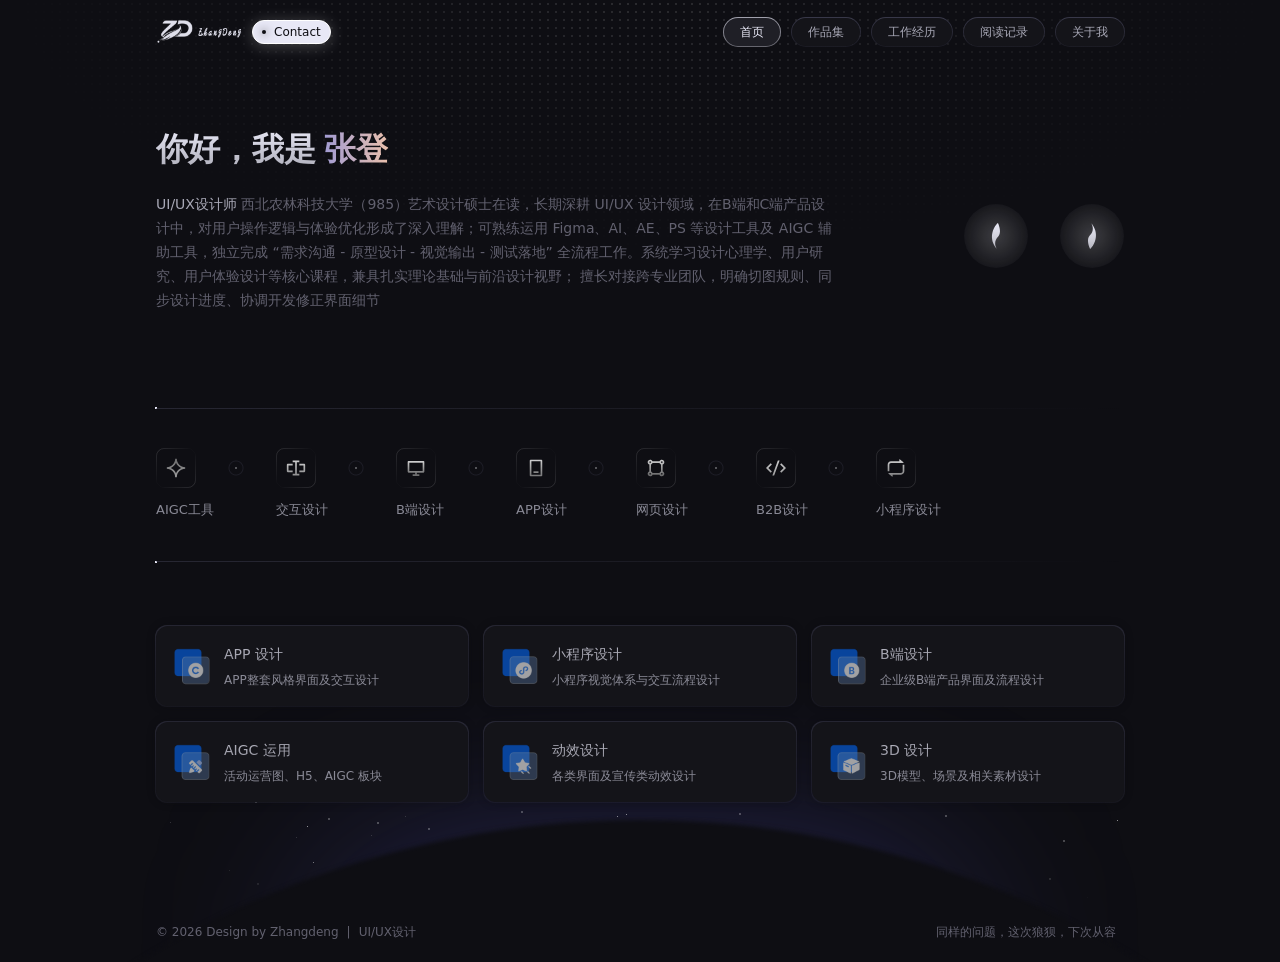
<file: Zhangdeng/index.html>
<!DOCTYPE html>
<html lang="zh-CN">
<!-- © 2025 Asorn (https://asorn.cn). Designed and developed by Asorn. All rights reserved. -->
<head>
    <meta charset="UTF-8">
    <meta name="viewport" content="width=device-width, initial-scale=1.0">
    <title>Asorn - Product Designer</title>
    <link rel="stylesheet" href="./css/style.min.css">
    <link rel="shortcut icon" href="./assets/public/favicon.svg" />
</head>

<body>
    <canvas class="fireworks"></canvas>
    <div class="head" id="headscrollbg">
        <div class="main">
            <div class="main-left">
                <a href="./index.html" class="logo"><img src="./assets/public/logo_graph (2).svg"></a>
                <div class="tag tag-cooperate" onclick="window.location.href='./about.html'">
                    <div class="breath-dot"></div>Contact
                </div>
            </div>
            <div class="menu" id="main-menu">
                <li class="magical btn nav" onclick="window.location.href='./index.html'">首页</li>
                <li class="magical btn" onclick="window.location.href='./work.html'">作品集</li>
                <li class="magical btn" onclick="window.location.href='./tool.html'">工作经历</li>
                <li class="magical btn" onclick="window.location.href='./book.html'">阅读记录</li>
                <li class="magical btn" onclick="window.location.href='./about.html'">关于我</li>
            </div>
            <div class="menu" id="menu-expand">
                <li class="magical btn menu-expand-btn" id="menu-expand-child"><i class="icon menu-icon"></i></li>
            </div>
            <div id="menu-panel">
                <div class="menu-panel-content" id="menu-panel-content"></div>
                <div class="menu-close-btn">
                    <svg width="24" height="24" viewBox="0 0 24 24" fill="none" xmlns="http://www.w3.org/2000/svg">
                        <path
                            d="M10.5858 12L4.29291 18.2929L5.70712 19.7071L12 13.4142L18.2929 19.7071L19.7071 18.2929L13.4142 12L19.7071 5.70712L18.2929 4.29291L12 10.5858L5.70712 4.29291L4.29291 5.70712L10.5858 12Z"
                            fill="#E8E8F6" />
                    </svg>
                </div>
            </div>
        </div>
    </div>
    <div class="index">
        <div class="hello">
            <div class="hello-left">
                <div class="title">
                    <div class="title-hi">你好，我是</div>
                    <a class="title-name text-effect">张登</a>
                </div>
                <div class="hello-introduce">
                    <span>UI/UX设计师 </span>西北农林科技大学（985）艺术设计硕士在读，长期深耕 UI/UX 设计领域，在B端和C端产品设计中，对用户操作逻辑与体验优化形成了深入理解；可熟练运用 Figma、AI、AE、PS 等设计工具及 AIGC 辅助工具，独立完成 “需求沟通 - 原型设计 - 视觉输出 - 测试落地” 全流程工作。系统学习设计心理学、用户研究、用户体验设计等核心课程，兼具扎实理论基础与前沿设计视野；
擅长对接跨专业团队，明确切图规则、同步设计进度、协调开发修正界面细节
                </div>
                <div class="hello-actions">
                    
                </div>
            </div>
            <div class="hello-right">
                <div class="eyes-container">
                    <div class="eye eye-pic-one">
                        <div class="pupil"></div>
                    </div>
                    <div class="eye eye-pic-two">
                        <div class="pupil"></div>
                    </div>
                </div>
            </div>
        </div>
        <div class="main-content">
            <div class="power-list-container load-pro">
                <div class="power-list">
                    <div class="power-card load-item">
                        <div class="power-container">
                            <div class="card-img" style="background-image: url('./assets/index/ai.svg')"></div>
                            <div class="title">AIGC工具</div>
                        </div>
                        <span class="power-separator"></span>
                    </div>
                    <div class="power-card load-item">
                        <div class="power-container">
                            <div class="card-img" style="background-image: url('./assets/index/tob.svg')"></div>
                            <div class="title">交互设计</div>
                        </div>
                        <span class="power-separator"></span>
                    </div>
                    <div class="power-card load-item">
                        <div class="power-container">
                            <div class="card-img" style="background-image: url('./assets/index/web.svg')"></div>
                            <div class="title">B端设计</div>
                        </div>
                        <span class="power-separator"></span>
                    </div>
                    <div class="power-card load-item">
                        <div class="power-container">
                            <div class="card-img" style="background-image: url('./assets/index/app.svg')"></div>
                            <div class="title">APP设计</div>
                        </div>
                        <span class="power-separator"></span>
                    </div>
                    <div class="power-card load-item">
                        <div class="power-container">
                            <div class="card-img" style="background-image: url('./assets/index/assets.svg')"></div>
                            <div class="title">网页设计</div>
                        </div>
                        <span class="power-separator"></span>
                    </div>
                    <div class="power-card load-item">
                        <div class="power-container">
                            <div class="card-img" style="background-image: url('./assets/index/code.svg')"></div>
                            <div class="title">B2B设计</div>
                        </div>
                        <span class="power-separator"></span>
                    </div>
                    <div class="power-card load-item">
                        <div class="power-container">
                            <div class="card-img" style="background-image: url('./assets/index/interactive.svg')"></div>
                            <div class="title">小程序设计</div>
                        </div>
                    </div>
                    <div class="power-card sticky-item" id="sticky-item">
                        <div class="loader"></div>
                    </div>
                </div>
            </div>
            <div class="link-list load-pro">
                <div class="magical link-card">
                    <a href=https://www.notion.so/Portfolio-2026-Zhangdeng-349024d0bd208056b131c1aef2bf6d41?source=copy_link target="_blank">
                        <img src="./assets/index/yuque.png" alt="">
                        <div class="info">
                            <div class="info-title">APP 设计</div>
                            <div class="info-desc">APP整套风格界面及交互设计</div>
                        </div>
                        <div class="icon icon-arrow">
                            <svg xmlns="http://www.w3.org/2000/svg" width="14" height="14" viewBox="0 0 14 14"
                                fill="none">
                                <path
                                    d="M10.55 7.58332H1.16663V6.41665H10.55L7.75415 3.62082L8.5791 2.79587L12.1645 6.3813C12.5062 6.72299 12.5062 7.27701 12.1645 7.61873L8.5791 11.2042L7.75415 10.3792L10.55 7.58332Z"
                                    fill="#B3B3C1"></path>
                            </svg>
                        </div>
                    </a>
                </div>
                <div class="magical link-card">
                    <a href=https://www.notion.so/Portfolio-2026-Zhangdeng-349024d0bd208056b131c1aef2bf6d41?source=copy_link target="_blank">
                        <img src="./assets/index/github.png" alt="">
                        <div class="info">
                            <div class="info-title">小程序设计</div>
                            <div class="info-desc">小程序视觉体系与交互流程设计</div>
                        </div>
                        <div class="icon icon-arrow">
                            <svg xmlns="http://www.w3.org/2000/svg" width="14" height="14" viewBox="0 0 14 14"
                                fill="none">
                                <path
                                    d="M10.55 7.58332H1.16663V6.41665H10.55L7.75415 3.62082L8.5791 2.79587L12.1645 6.3813C12.5062 6.72299 12.5062 7.27701 12.1645 7.61873L8.5791 11.2042L7.75415 10.3792L10.55 7.58332Z"
                                    fill="#B3B3C1"></path>
                            </svg>
                        </div>
                    </a>
                </div>
                <div class="magical link-card">
                    <a href=https://www.notion.so/Portfolio-2026-Zhangdeng-349024d0bd208056b131c1aef2bf6d41?source=copy_link target="_blank">
                        <img src="./assets/index/figma.png" alt="">
                        <div class="info">
                            <div class="info-title">B端设计</div>
                            <div class="info-desc">企业级B端产品界面及流程设计</div>
                        </div>
                        <div class="icon icon-arrow">
                            <svg xmlns="http://www.w3.org/2000/svg" width="14" height="14" viewBox="0 0 14 14"
                                fill="none">
                                <path
                                    d="M10.55 7.58332H1.16663V6.41665H10.55L7.75415 3.62082L8.5791 2.79587L12.1645 6.3813C12.5062 6.72299 12.5062 7.27701 12.1645 7.61873L8.5791 11.2042L7.75415 10.3792L10.55 7.58332Z"
                                    fill="#B3B3C1"></path>
                            </svg>
                        </div>
                    </a>
                </div>
                <div class="magical link-card">
                    <a href=https://www.notion.so/Portfolio-2026-Zhangdeng-349024d0bd208056b131c1aef2bf6d41?source=copy_link target="_blank">
                        <img src="./assets/index/xiaohongshu.png" alt="">
                        <div class="info">
                            <div class="info-title">AIGC 运用</div>
                            <div class="info-desc">活动运营图、H5、AIGC 板块</div>
                        </div>
                        <div class="icon icon-arrow">
                            <svg xmlns="http://www.w3.org/2000/svg" width="14" height="14" viewBox="0 0 14 14"
                                fill="none">
                                <path
                                    d="M10.55 7.58332H1.16663V6.41665H10.55L7.75415 3.62082L8.5791 2.79587L12.1645 6.3813C12.5062 6.72299 12.5062 7.27701 12.1645 7.61873L8.5791 11.2042L7.75415 10.3792L10.55 7.58332Z"
                                    fill="#B3B3C1"></path>
                            </svg>
                        </div>
                    </a>
                </div>
                <div class="magical link-card">
                    <a href="javascript:void(0)">
                        <img src="./assets/index/gongzhonghao.png" alt="">
                        <div class="info">
                            <div class="info-title">动效设计</div>
                            <div class="info-desc">各类界面及宣传类动效设计</div>
                        </div>
                        <div class="icon icon-arrow">
                            <svg xmlns="http://www.w3.org/2000/svg" width="14" height="14" viewBox="0 0 14 14"
                                fill="none">
                                <path
                                    d="M10.55 7.58332H1.16663V6.41665H10.55L7.75415 3.62082L8.5791 2.79587L12.1645 6.3813C12.5062 6.72299 12.5062 7.27701 12.1645 7.61873L8.5791 11.2042L7.75415 10.3792L10.55 7.58332Z"
                                    fill="#B3B3C1"></path>
                            </svg>
                        </div>
                    </a>
                </div>
                <div class="magical link-card">
                    <a href=https://www.notion.so/Portfolio-2026-Zhangdeng-349024d0bd208056b131c1aef2bf6d41?source=copy_linktarget="_blank">
                        <img src="./assets/index/dribbble.png" alt="">
                        <div class="info">
                            <div class="info-title">3D 设计</div>
                            <div class="info-desc">3D模型、场景及相关素材设计</div>
                        </div>
                        <div class="icon icon-arrow">
                            <svg xmlns="http://www.w3.org/2000/svg" width="14" height="14" viewBox="0 0 14 14"
                                fill="none">
                                <path
                                    d="M10.55 7.58332H1.16663V6.41665H10.55L7.75415 3.62082L8.5791 2.79587L12.1645 6.3813C12.5062 6.72299 12.5062 7.27701 12.1645 7.61873L8.5791 11.2042L7.75415 10.3792L10.55 7.58332Z"
                                    fill="#B3B3C1"></path>
                            </svg>
                        </div>
                    </a>
                </div>
            </div>
        </div>
    </div>
    <div class="footer">
        <div class="footer-content">
            <div class="copyright">
                <div>© 2026 Design by <a href="https://asorn.cn/" target="_blank">Zhangdeng</a></div>
                <span>|</span>
                <div class="fillings">
                    <a href="https://asorn.cn/" target="_blank">UI/UX设计</a>
                </div>
            </div>
            <div class="friends">
                <a href="https://zdo.fun/" target="_blank"></a>
                <a href="https://larkmap.com/" target="_blank">同样的问题，这次狼狈，下次从容 </a>
                <a href="https://qingicon.com/" target="_blank"></a>
            </div>
        </div>
    </div>
    <div class="widget">
        <div class="shape-light"></div>
        <div class="shape-star">
            <div class="rising-stars rising-stars-visible">
                <div style="height:1px;width:1px"></div>
                <div style="height:2px;width:2px"></div>
                <div style="height:1px;width:1px"></div>
            </div>
        </div>
        <div class="shape-earth"></div>
    </div>
    <div class="widget-top"></div>
</body>

<script>
    const stickyItem = document.querySelector('#sticky-item');
    const powerList = document.querySelector('.power-list');
    function checkScroll() {
        const isAtRight = powerList.scrollLeft + powerList.clientWidth >= powerList.scrollWidth;
        if (isAtRight) {
            stickyItem.style.opacity = 0;
        } else {
            stickyItem.style.opacity = 1;
        }
    }
    function checkVisibility() {
        if (powerList.scrollWidth > powerList.clientWidth) {
            stickyItem.style.opacity = 1;
        } else {
            stickyItem.style.opacity = 0;
        }
    }
    powerList.addEventListener('scroll', checkScroll);
    window.addEventListener('resize', () => {
        checkVisibility();
        checkScroll();
    });
    checkVisibility();
    checkScroll();
</script>
<script src="./js/main.min.js"></script>
<script src='./js/anime.js'></script>
<script src='./js/firework.js'></script>

</html>
</file>
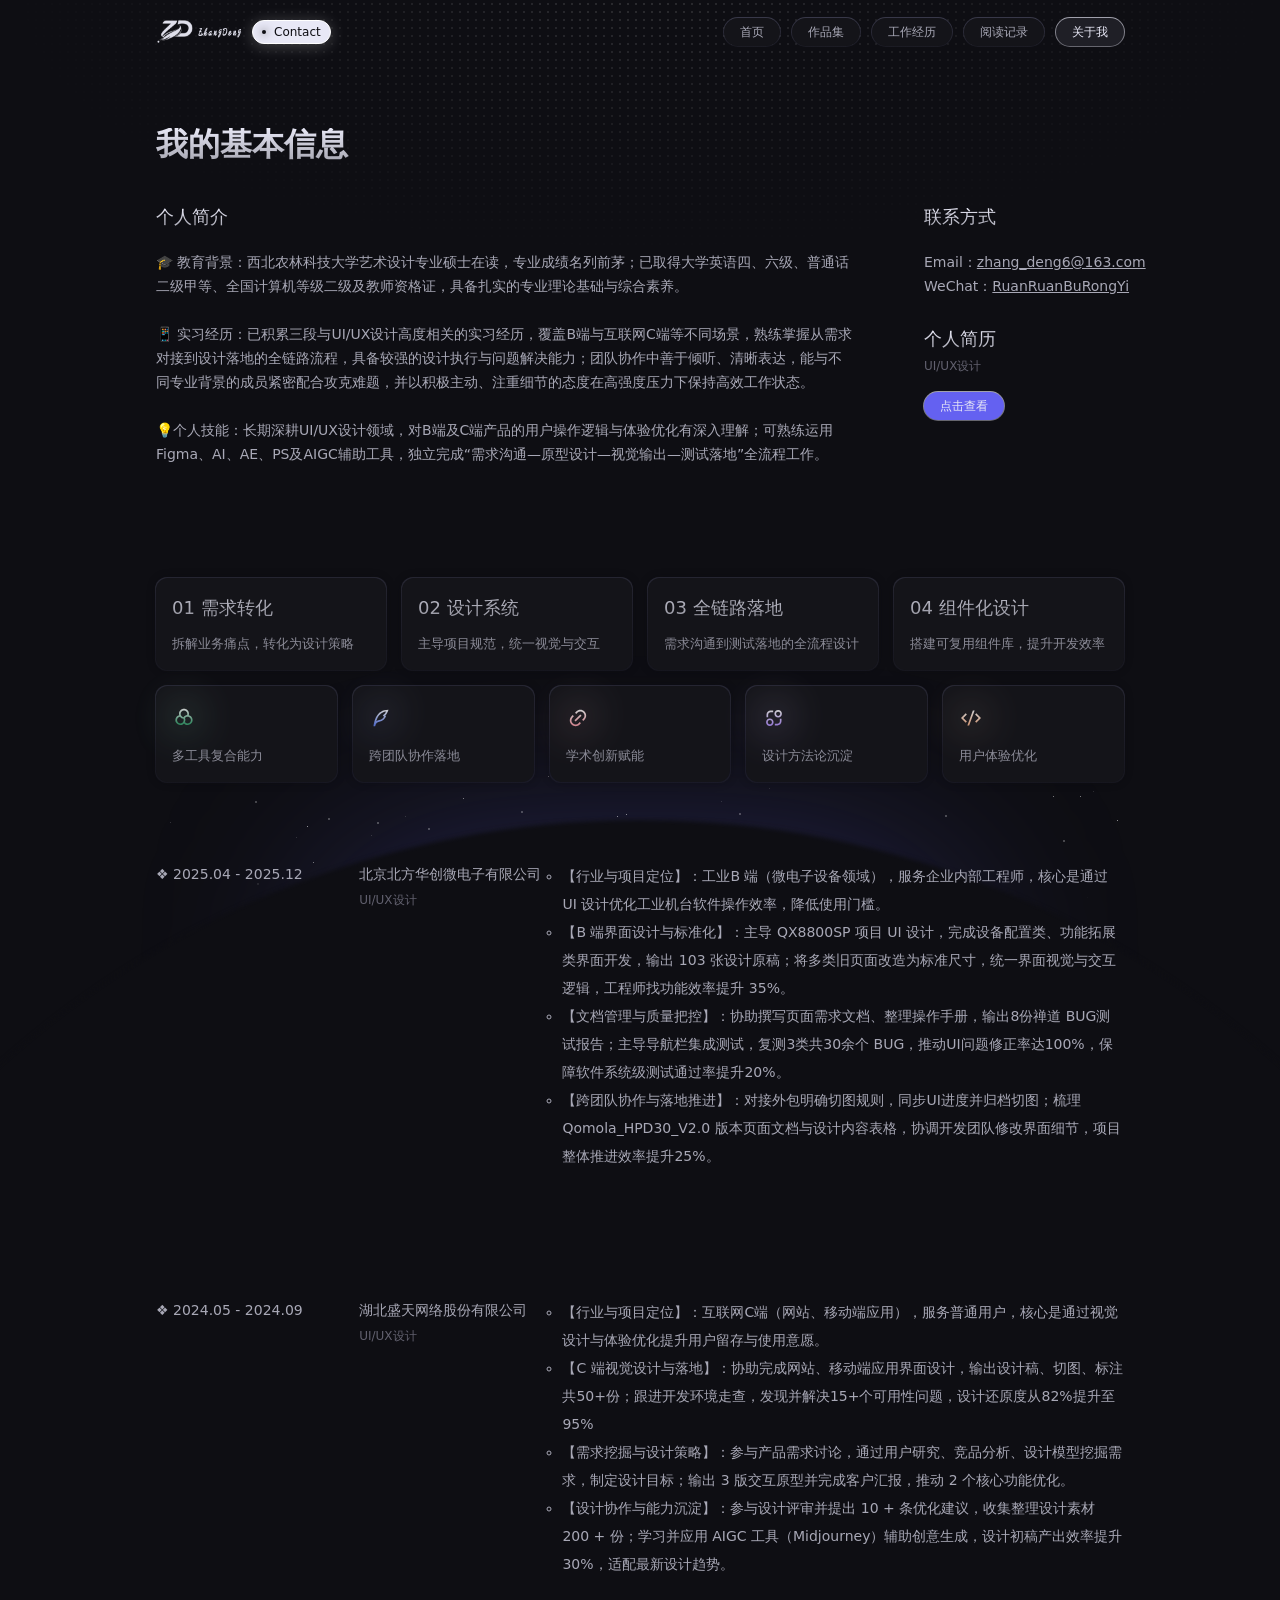
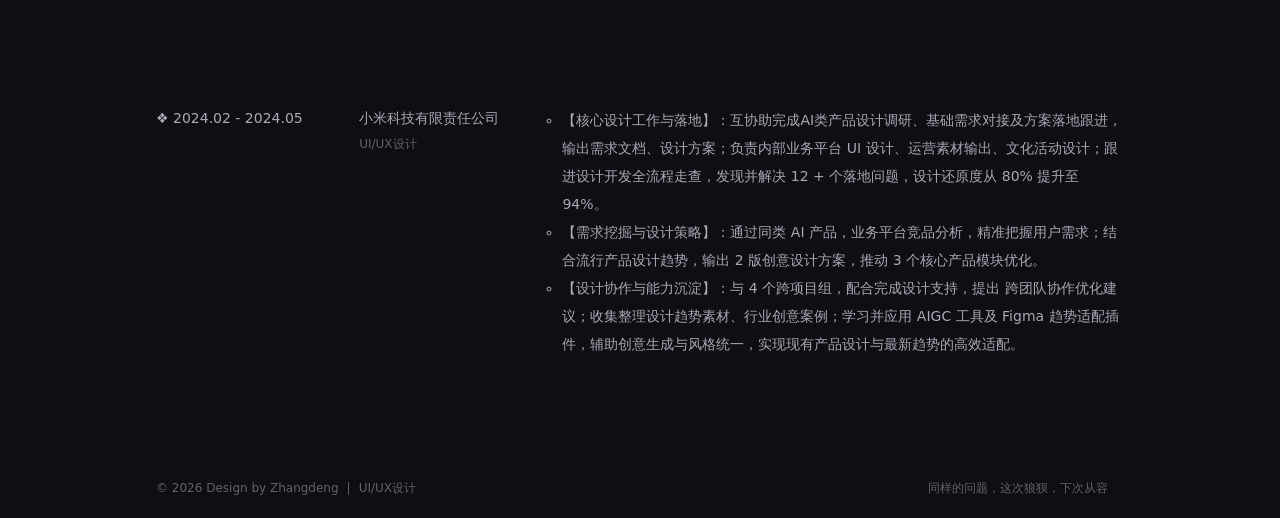
<file: Zhangdeng/about.html>
<!DOCTYPE html>
<html lang="zh-CN">
<!-- © 2025 Asorn (https://asorn.cn). Designed and developed by Asorn. All rights reserved. -->
<head>
    <meta charset="UTF-8">
    <meta name="viewport" content="width=device-width, initial-scale=1.0">
    <title>Asorn - About Me</title>
    <link rel="stylesheet" href="./css/style.min.css">
    <link rel="shortcut icon" href="./assets/public/favicon.svg"/>
</head>
<body>
    <canvas class="fireworks"></canvas>
    <div class="head" id="headscrollbg">
        <div class="main">
            <div class="main-left">
                <a href="./index.html" class="logo"><img src="./assets/public/logo_graph (2).svg"></a>
                <div class="tag tag-cooperate" onclick="window.location.href='./about.html'">
                    <div class="breath-dot"></div>Contact
                </div>
            </div>
            <div class="menu" id="main-menu">
                <li class="magical btn" onclick="window.location.href='./index.html'">首页</li>
                <li class="magical btn" onclick="window.location.href='./work.html'">作品集</li>
                <li class="magical btn" onclick="window.location.href='./tool.html'">工作经历</li>
                <li class="magical btn" onclick="window.location.href='./book.html'">阅读记录</li>
                <li class="magical btn nav" onclick="window.location.href='./about.html'">关于我</li>
            </div>
            <div class="menu" id="menu-expand">
                <li class="magical btn menu-expand-btn" id="menu-expand-child"><i class="icon menu-icon"></i></li>
            </div>
            <div id="menu-panel">
                <div class="menu-panel-content" id="menu-panel-content"></div>
                <div class="menu-close-btn">
                    <svg xmlns="http://www.w3.org/2000/svg" viewBox="0 0 24 24" fill="currentColor"><path d="M10.5859 12L2.79297 4.20706L4.20718 2.79285L12.0001 10.5857L19.793 2.79285L21.2072 4.20706L13.4143 12L21.2072 19.7928L19.793 21.2071L12.0001 13.4142L4.20718 21.2071L2.79297 19.7928L10.5859 12Z"></path></svg>
                </div>
            </div>
        </div>
    </div>
    <div class="about">
        <div class="about-top">
            <div class="about-name text-effect">我的基本信息</div>
            <div class="about-info">
                <div class="about-info-left load-pro">
                    <div class="about-info-title">个人简介</div>
                    <div class="introduce-desc">
                        🎓 教育背景：西北农林科技大学艺术设计专业硕士在读，专业成绩名列前茅；已取得大学英语四、六级、普通话二级甲等、全国计算机等级二级及教师资格证，具备扎实的专业理论基础与综合素养。<br><br>
                        📱 实习经历：已积累三段与UI/UX设计高度相关的实习经历，覆盖B端与互联网C端等不同场景，熟练掌握从需求对接到设计落地的全链路流程，具备较强的设计执行与问题解决能力；团队协作中善于倾听、清晰表达，能与不同专业背景的成员紧密配合攻克难题，并以积极主动、注重细节的态度在高强度压力下保持高效工作状态。<br><br>
                        💡个人技能：长期深耕UI/UX设计领域，对B端及C端产品的用户操作逻辑与体验优化有深入理解；可熟练运用Figma、AI、AE、PS及AIGC辅助工具，独立完成“需求沟通—原型设计—视觉输出—测试落地”全流程工作。<br><br>
  <a href="http://epub.cnipa.gov.cn/" target="_blank"></a> <br><br>
                    </div>
                </div>
                <div class="about-info-right load-pro">
                    <div class="contact">
                        <div class="about-info-title">联系方式</div>
                        <div class="contact-desc">
                            <div class="list">
                                <div class="list-label">Email：</div>
                                <div href="javascript:" class="list-value" id="email" tabindex="0" role="button"  title="点击复制邮箱">
                                    <a id="emailCopied">zhang_deng6@163.com</a>
                                </div>
                                <span class="list-value copied">Copied&nbsp;✓</span>
                            </div>
                            <div class="list">
                                <div class="list-label">WeChat：</div>
                                <div class="list-value">
                                    <a class="tooltip">RuanRuanBuRongYi
                                        <div class="tooltip-box">
                                            <img src="./assets/about/wechat.png">
                                        </div>
                                    </a>
                                </div>
                            </div>
                        </div>
                    </div>
                    <div class="resume">
                        <div class="about-info-title resume-title">个人简历</div>
                        <div class="resume-desc">
                            <div class="resume-desc-helptext">UI/UX设计</div>
                            <div class="magical primary-btn btn-s"><a href=https://www.notion.so/Portfolio-2026-Zhangdeng-349024d0bd208056b131c1aef2bf6d41?source=copy_link target="_blank">点击查看</a></div>
                        </div>
                    </div>
                </div>
            </div>
        </div>
        <div class="about-middle load-pro">
            <div class="power">
                <div class="list-00">
                    <div class="magical power-card-number">
                        <a>
                            <div class="card-title">01 需求转化</div>
                            <div class="card-text">拆解业务痛点，转化为设计策略</div>
                        </a>
                    </div>
                    <div class="magical power-card-number">
                        <a>
                            <div class="card-title">02 设计系统</div>
                            <div class="card-text">主导项目规范，统一视觉与交互</div>
                        </a>
                    </div>
                    <div class="magical power-card-number">
                        <a>
                            <div class="card-title">03 全链路落地</div>
                            <div class="card-text">需求沟通到测试落地的全流程设计</div>
                        </a>
                    </div>
                    <div class="magical power-card-number">
                        <a>
                            <div class="card-title">04 组件化设计</div>
                            <div class="card-text">搭建可复用组件库，提升开发效率</div>
                        </a>
                    </div>
                </div>
                <div class="list-01">
                    <div class="magical power-card">
                        <a>
                            <div class="card-img" style="background-image: url('./assets/about/menu.svg')"></div>
                            <div class="card-text">多工具复合能力</div>
                        </a>
                    </div>
                    <div class="magical power-card">
                        <a>
                            <div class="card-img" style="background-image: url('./assets/about/pen.svg')"></div>
                            <div class="card-text">跨团队协作落地</div>
                        </a>
                    </div>
                    <div class="magical power-card">
                        <a>
                            <div class="card-img" style="background-image: url('./assets/about/pin.svg')"></div>
                            <div class="card-text">学术创新赋能</div>
                        </a>
                    </div>
                    <div class="magical power-card">
                        <a>
                            <div class="card-img" style="background-image: url('./assets/about/abstract.svg')"></div>
                            <div class="card-text">设计方法论沉淀</div>
                        </a>
                    </div>
                    <div class="magical power-card">
                        <a>
                            <div class="card-img" style="background-image: url('./assets/about/code.svg')"></div>
                            <div class="card-text">用户体验优化</div>
                        </a>
                    </div>
                </div>
            </div>
        </div>
        <div class="about-bottom load-pro">
            <div class="experience">
                <div class="item load-pro">
                    <div class="time">❖ 2025.04 -  2025.12</div>
                    <div class="name">
                        <div class="company"><a href="https://asorn.cn/" target="_blank">北京北方华创微电子有限公司</a></div>
                        <div class="job">UI/UX设计</div>
                    </div>
                    <div class="project-experience">
                        <div class="item load-pro">
                            <div class="desc">
                                <ul>
                                    <li>【行业与项目定位】：工业B 端（微电子设备领域），服务企业内部工程师，核心是通过 UI 设计优化工业机台软件操作效率，降低使用门槛。</li>
                                    <li>【B 端界面设计与标准化】：主导 QX8800SP 项目 UI 设计，完成设备配置类、功能拓展类界面开发，输出 103 张设计原稿；将多类旧页面改造为标准尺寸，统一界面视觉与交互逻辑，工程师找功能效率提升 35%。</li>
                                    <li>【文档管理与质量把控】：协助撰写页面需求文档、整理操作手册，输出8份禅道 BUG测试报告；主导导航栏集成测试，复测3类共30余个 BUG，推动UI问题修正率达100%，保障软件系统级测试通过率提升20%。</li>
                                    <li>【跨团队协作与落地推进】：对接外包明确切图规则，同步UI进度并归档切图；梳理Qomola_HPD30_V2.0 版本页面文档与设计内容表格，协调开发团队修改界面细节，项目整体推进效率提升25%。</li>
                                </ul>
                            </div>
                        </div>
                        <div class="item load-pro">
                            <div class="desc">
                                <ul>
                                </ul>
                            </div>
                        </div>
                        <div class="item load-pro">
                            <div class="desc">
                                <ul>
                                </ul>
                            </div>
                        </div>
                    </div>
                </div>
                <div class="item load-pro">
                    <div class="time">❖  2024.05 - 2024.09</div>
                    <div class="name">
                        <div class="company"><a href="https://asorn.cn/" target="_blank">湖北盛天网络股份有限公司</a></div>
                        <div class="job">UI/UX设计</div>
                    </div>
                    <div class="project-experience">
                        <div class="item load-pro">
                            <div class="desc">
                                <ul>
                                    <li>【行业与项目定位】：互联网C端（网站、移动端应用），服务普通用户，核心是通过视觉设计与体验优化提升用户留存与使用意愿。</li>
                                    <li>【C 端视觉设计与落地】：协助完成网站、移动端应用界面设计，输出设计稿、切图、标注共50+份；跟进开发环境走查，发现并解决15+个可用性问题，设计还原度从82%提升至95%</li>
                                    <li>【需求挖掘与设计策略】：参与产品需求讨论，通过用户研究、竞品分析、设计模型挖掘需求，制定设计目标；输出 3 版交互原型并完成客户汇报，推动 2 个核心功能优化。</li>
                                    <li>【设计协作与能力沉淀】：参与设计评审并提出 10 + 条优化建议，收集整理设计素材 200 + 份；学习并应用 AIGC 工具（Midjourney）辅助创意生成，设计初稿产出效率提升 30%，适配最新设计趋势。</li>
                                </ul>
                                </ul>
                                </ul>
                            </div>
                        </div>
                        <div class="item load-pro">
                            <div class="desc">
                                <ul>
                                </ul>
                            </div>
                        </div>
                        <div class="item load-pro">
                            <div class="desc">
                                <ul>
                                </ul>
                            </div>
                        </div>
                    </div>
                </div>
                <div class="item load-pro">
                    <div class="time">❖ 2024.02 - 2024.05</div>
                    <div class="name">
                        <div class="company"><a href="https://asorn.cn/" target="_blank">小米科技有限责任公司</a></div>
                        <div class="job">UI/UX设计</div>
                    </div>
                    <div class="project-experience">
                        <div class="item load-pro">
                            <div class="desc">
                                <ul>
                                    <li>【核心设计工作与落地】：互协助完成AI类产品设计调研、基础需求对接及方案落地跟进，输出需求文档、设计方案；负责内部业务平台 UI 设计、运营素材输出、文化活动设计；跟进设计开发全流程走查，发现并解决 12 + 个落地问题，设计还原度从 80% 提升至 94%。</li>
                                    <li>【需求挖掘与设计策略】：通过同类 AI 产品，业务平台竞品分析，精准把握用户需求；结合流行产品设计趋势，输出 2 版创意设计方案，推动 3 个核心产品模块优化。</li>
                                    <li> 【设计协作与能力沉淀】：与 4 个跨项目组，配合完成设计支持，提出 跨团队协作优化建议；收集整理设计趋势素材、行业创意案例；学习并应用 AIGC 工具及 Figma 趋势适配插件，辅助创意生成与风格统一，实现现有产品设计与最新趋势的高效适配。</li>
                                </ul>
                            </div>
                        </div>
                    </div>
                </div>
            </div>
        </div>
    </div>
    <div class="footer">
        <div class="footer-content">
            <div class="copyright">
                <div>© 2026 Design by <a href="https://asorn.cn/" target="_blank">Zhangdeng</a></div>
                <span>|</span>
                <div class="fillings">
                    <a href="https://asorn.cn/" target="_blank">UI/UX设计</a>
                </div>
            </div>
            <div class="friends">
                <a href="https://zdo.fun/" target="_blank"> 同样的问题，这次狼狈，下次从容 </a>
                <a href="https://larkmap.com/" target="_blank"></a>
                <a href="https://qingicon.com/" target="_blank"></a>
            </div>
        </div>
    </div>
    <div class="widget">
        <div class="shape-light"></div>
        <div class="shape-star">
            <div class="rising-stars rising-stars-visible">
                <div style="height:1px;width:1px"></div>
                <div style="height:2px;width:2px"></div>
                <div style="height:1px;width:1px"></div>
            </div>
        </div>
        <div class="shape-earth"></div>
    </div>
    <div class="widget-top"></div>
</body>
<script src="./js/main.min.js"></script>
<script src='./js/anime.js'></script>
<script src='./js/firework.js'></script>
</html>
</file>
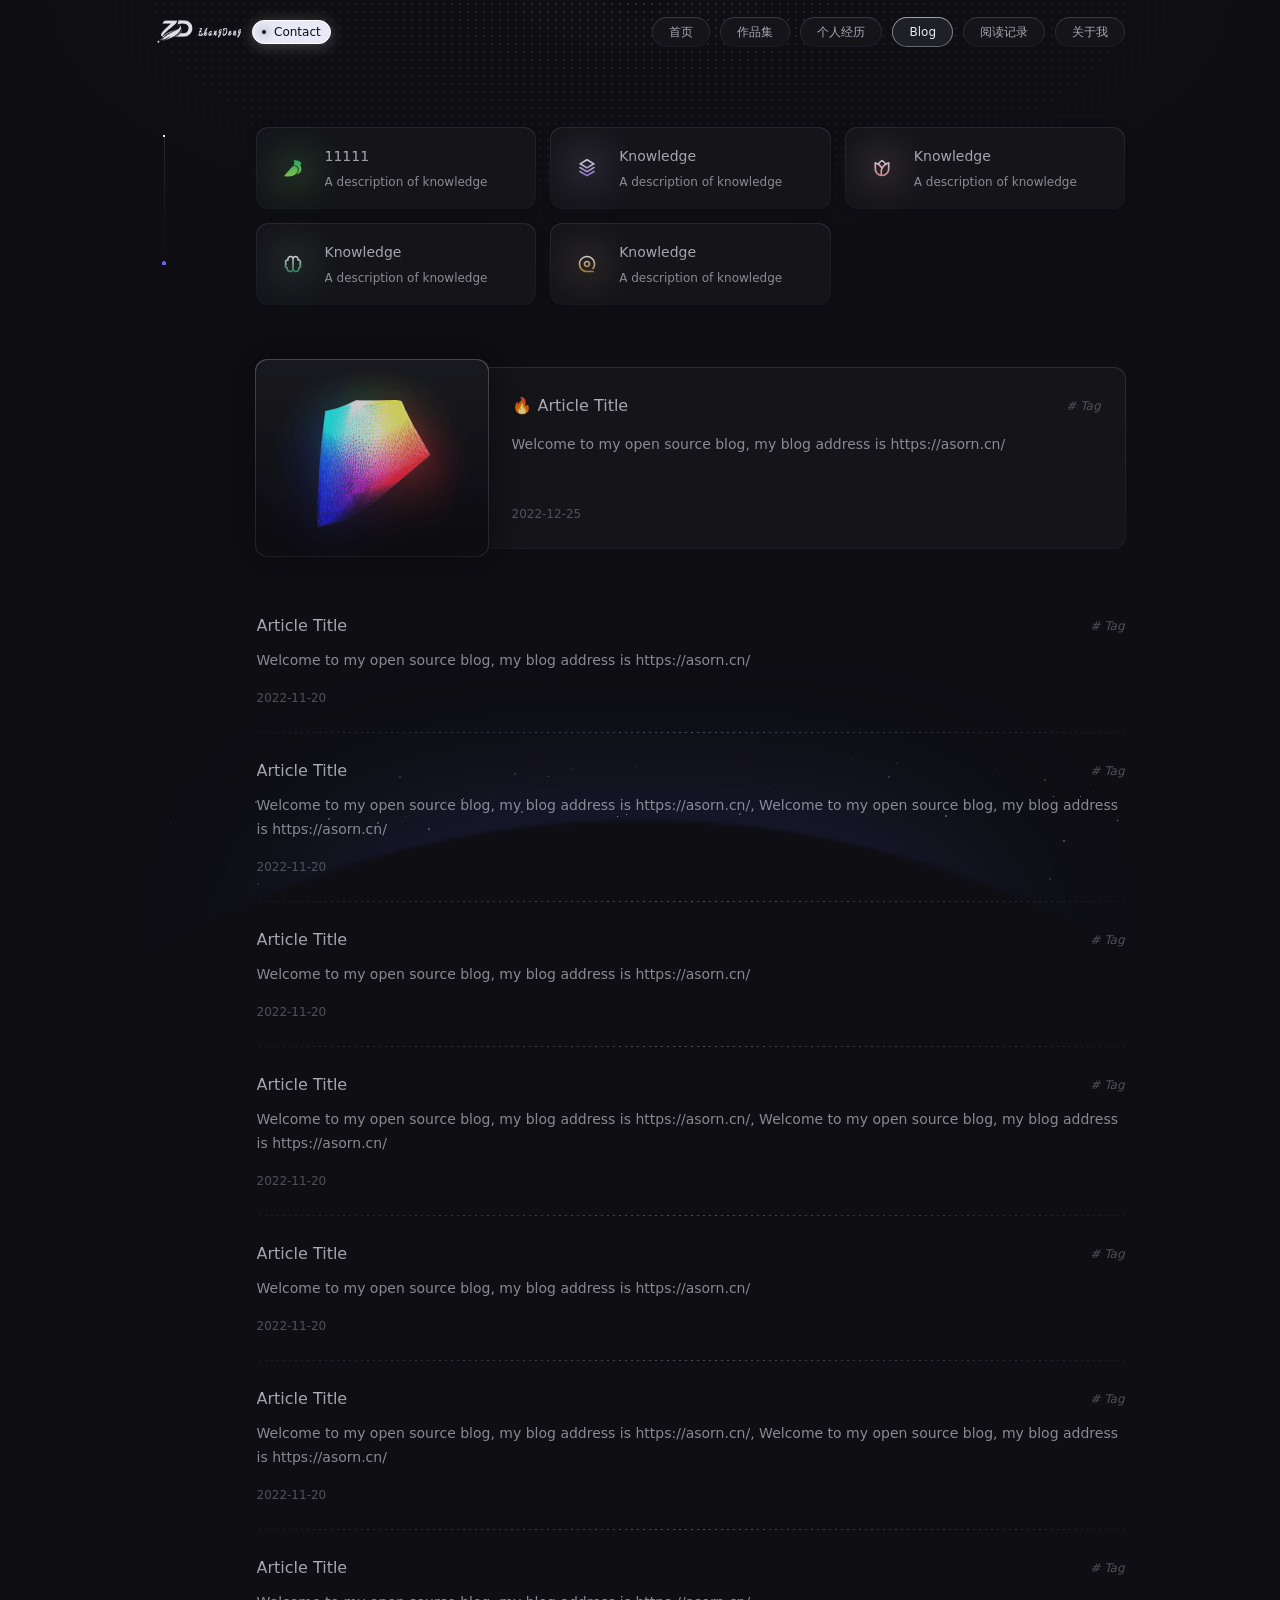
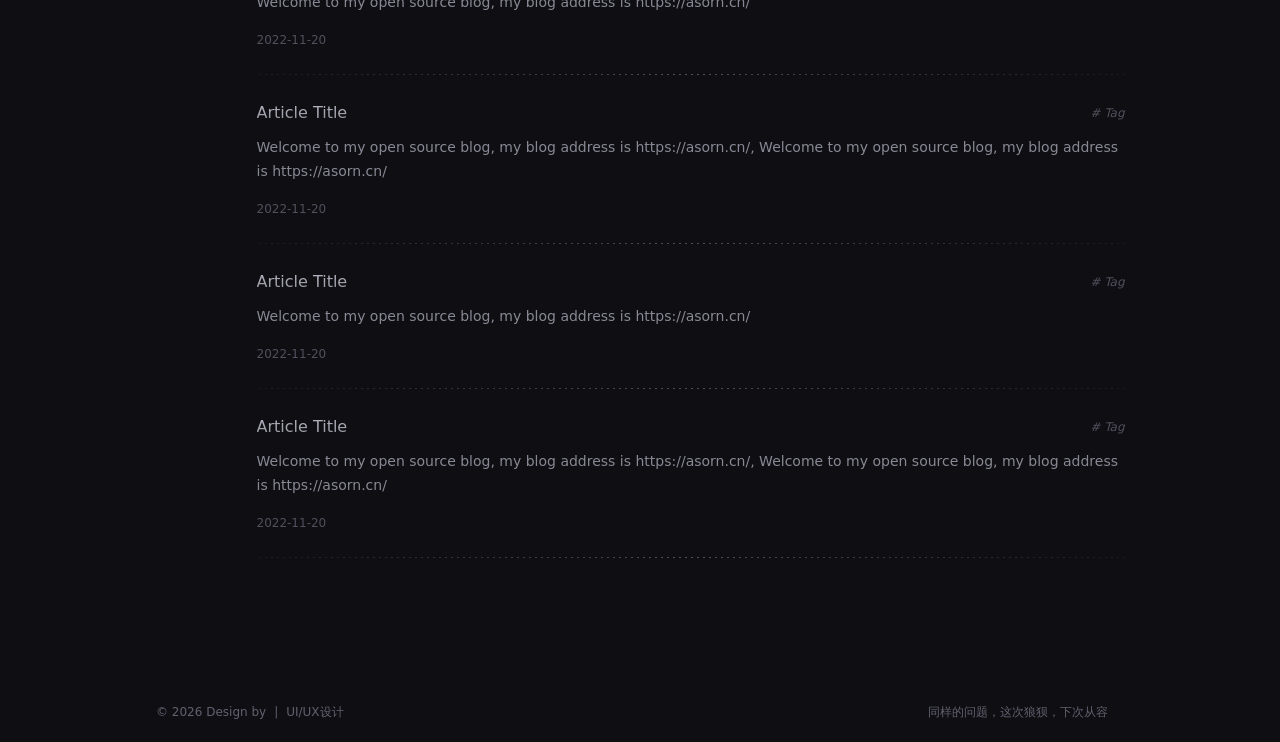
<file: Zhangdeng/blog.html>
<!DOCTYPE html>
<html lang="zh-CN">
<!-- © 2025 Asorn (https://asorn.cn). Designed and developed by Asorn. All rights reserved. -->
<head>
    <meta charset="UTF-8">
    <meta name="viewport" content="width=device-width, initial-scale=1.0">
    <title>Asorn - My Blog</title>
    <link rel="stylesheet" href="./css/style.min.css">
    <link rel="shortcut icon" href="./assets/public/favicon.svg" />
</head>

<body>
    <canvas class="fireworks"></canvas>
    <div class="head" id="headscrollbg">
        <div class="main">
            <div class="main-left">
                <a href="./index.html" class="logo"><img src="./assets/public/logo_graph (2).svg"></a>
                <div class="tag tag-cooperate" onclick="window.location.href='./about.html'">
                    <div class="breath-dot"></div>Contact
                </div>
            </div>
            <div class="menu" id="main-menu">
                <li class="magical btn" onclick="window.location.href='./index.html'">首页</li>
                <li class="magical btn" onclick="window.location.href='./work.html'">作品集</li>
                <li class="magical btn" onclick="window.location.href='./tool.html'">个人经历</li>
                <li class="magical btn nav" onclick="window.location.href='./blog.html'">Blog</li>
                <li class="magical btn" onclick="window.location.href='./book.html'">阅读记录</li>
                <li class="magical btn" onclick="window.location.href='./about.html'">关于我</li>
            </div>
            <div class="menu" id="menu-expand">
                <li class="magical btn menu-expand-btn" id="menu-expand-child"><i class="icon menu-icon"></i></li>
            </div>
            <div id="menu-panel">
                <div class="menu-panel-content" id="menu-panel-content"></div>
                <div class="menu-close-btn">
                    <svg xmlns="http://www.w3.org/2000/svg" viewBox="0 0 24 24" fill="currentColor"><path d="M10.5859 12L2.79297 4.20706L4.20718 2.79285L12.0001 10.5857L19.793 2.79285L21.2072 4.20706L13.4143 12L21.2072 19.7928L19.793 21.2071L12.0001 13.4142L4.20718 21.2071L2.79297 19.7928L10.5859 12Z"></path></svg>
                </div>
            </div>
        </div>
    </div>
    <div class="blog">
        <div class="scroll-indicator">
            <div class="scroll-thumb"></div>
        </div>
        <div class="blog-list">
            <div class="blog-list-knowledge">
                <div class="magical link-card-item">
                    <a href="https://www.yuque.com/asorn" target="_blank">
                        <div class="card-img" style="background-image: url('./assets/blog/yuque.svg')"></div>
                        <div class="info">
                            <div class="info-title">11111</div>
                            <div class="info-desc">A description of knowledge</div>
                        </div>
                        <div class="icon icon-arrow">
                            <svg xmlns="http://www.w3.org/2000/svg" width="14" height="14" viewBox="0 0 14 14"
                                fill="none">
                                <path
                                    d="M10.55 7.58332H1.16663V6.41665H10.55L7.75415 3.62082L8.5791 2.79587L12.1645 6.3813C12.5062 6.72299 12.5062 7.27701 12.1645 7.61873L8.5791 11.2042L7.75415 10.3792L10.55 7.58332Z"
                                    fill="#B3B3C1"></path>
                            </svg>
                        </div>
                    </a>
                </div>
                <div class="magical link-card-item">
                    <a href="https://www.yuque.com/asorn" target="_blank">
                        <div class="card-img" style="background-image: url('./assets/blog/assets.svg')"></div>
                        <div class="info">
                            <div class="info-title">Knowledge</div>
                            <div class="info-desc">A description of knowledge</div>
                        </div>
                        <div class="icon icon-arrow">
                            <svg xmlns="http://www.w3.org/2000/svg" width="14" height="14" viewBox="0 0 14 14"
                                fill="none">
                                <path
                                    d="M10.55 7.58332H1.16663V6.41665H10.55L7.75415 3.62082L8.5791 2.79587L12.1645 6.3813C12.5062 6.72299 12.5062 7.27701 12.1645 7.61873L8.5791 11.2042L7.75415 10.3792L10.55 7.58332Z"
                                    fill="#B3B3C1"></path>
                            </svg>
                        </div>
                    </a>
                </div>
                <div class="magical link-card-item">
                    <a href="https://www.yuque.com/asorn" target="_blank">
                        <div class="card-img" style="background-image: url('./assets/blog/garden.svg')"></div>
                        <div class="info">
                            <div class="info-title">Knowledge</div>
                            <div class="info-desc">A description of knowledge</div>
                        </div>
                        <div class="icon icon-arrow">
                            <svg xmlns="http://www.w3.org/2000/svg" width="14" height="14" viewBox="0 0 14 14"
                                fill="none">
                                <path
                                    d="M10.55 7.58332H1.16663V6.41665H10.55L7.75415 3.62082L8.5791 2.79587L12.1645 6.3813C12.5062 6.72299 12.5062 7.27701 12.1645 7.61873L8.5791 11.2042L7.75415 10.3792L10.55 7.58332Z"
                                    fill="#B3B3C1"></path>
                            </svg>
                        </div>
                    </a>
                </div>
                <div class="magical link-card-item">
                    <a href="https://www.yuque.com/asorn" target="_blank">
                        <div class="card-img" style="background-image: url('./assets/blog/knowledge.svg')"></div>
                        <div class="info">
                            <div class="info-title">Knowledge</div>
                            <div class="info-desc">A description of knowledge</div>
                        </div>
                        <div class="icon icon-arrow">
                            <svg xmlns="http://www.w3.org/2000/svg" width="14" height="14" viewBox="0 0 14 14"
                                fill="none">
                                <path
                                    d="M10.55 7.58332H1.16663V6.41665H10.55L7.75415 3.62082L8.5791 2.79587L12.1645 6.3813C12.5062 6.72299 12.5062 7.27701 12.1645 7.61873L8.5791 11.2042L7.75415 10.3792L10.55 7.58332Z"
                                    fill="#B3B3C1"></path>
                            </svg>
                        </div>
                    </a>
                </div>
                <div class="magical link-card-item">
                    <a href="https://www.yuque.com/asorn" target="_blank">
                        <div class="card-img" style="background-image: url('./assets/blog/movie.svg')"></div>
                        <div class="info">
                            <div class="info-title">Knowledge</div>
                            <div class="info-desc">A description of knowledge</div>
                        </div>
                        <div class="icon icon-arrow">
                            <svg xmlns="http://www.w3.org/2000/svg" width="14" height="14" viewBox="0 0 14 14"
                                fill="none">
                                <path
                                    d="M10.55 7.58332H1.16663V6.41665H10.55L7.75415 3.62082L8.5791 2.79587L12.1645 6.3813C12.5062 6.72299 12.5062 7.27701 12.1645 7.61873L8.5791 11.2042L7.75415 10.3792L10.55 7.58332Z"
                                    fill="#B3B3C1"></path>
                            </svg>
                        </div>
                    </a>
                </div>
            </div>
            <div class="blog-list-item">
                <div class="magical blog-recommend">
                    <a href="https://www.uisdc.com/derived-visual-color" target="_blank">
                        <div class="left-content">
                            <img src="./assets/blog/visualcolor.png">
                        </div>
                        <div class="right-content">
                            <div class="text">
                                <div class="title-area">
                                    <div class="title">
                                        <div class="name-emoji">🔥 </div>
                                        <div class="name">Article Title</div>
                                        <div class="name link"> ↗</div>
                                    </div>
                                    <div class="tag-text"># Tag</div>
                                </div>
                                <div class="desc" id="clampText">Welcome to my open source blog, my blog address is https://asorn.cn/</div>
                            </div>
                            <div class="info">
                                <div class="info-time">2022-12-25</div>
                            </div>
                        </div>
                    </a>
                </div>
                <div class="item load-pro">
                    <a href="https://www.yuque.com/asorn" target="_blank">
                        <div class="text">
                            <div class="title-area">
                                <div class="title">
                                    <div class="name">Article Title</div>
                                    <div class="name link"> ↗</div>
                                </div>
                                <div class="tag-text"># Tag</div>
                            </div>
                            <div class="desc">Welcome to my open source blog, my blog address is https://asorn.cn/</div></div>
                        <div class="info">
                            <div class="info-time">2022-11-20</div>
                        </div>
                    </a>
                    <div class="content-divider"></div>
                </div>
                <div class="item load-pro">
                    <a href="https://www.yuque.com/asorn" target="_blank">
                        <div class="text">
                            <div class="title-area">
                                <div class="title">
                                    <div class="name">Article Title</div>
                                    <div class="name link"> ↗</div>
                                </div>
                                <div class="tag-text"># Tag</div>
                            </div>
                            <div class="desc">Welcome to my open source blog, my blog address is https://asorn.cn/, Welcome to my open source blog, my blog address is https://asorn.cn/</div></div>
                        <div class="info">
                            <div class="info-time">2022-11-20</div>
                        </div>
                    </a>
                    <div class="content-divider"></div>
                </div>
                <div class="item load-pro">
                    <a href="https://www.yuque.com/asorn" target="_blank">
                        <div class="text">
                            <div class="title-area">
                                <div class="title">
                                    <div class="name">Article Title</div>
                                    <div class="name link"> ↗</div>
                                </div>
                                <div class="tag-text"># Tag</div>
                            </div>
                            <div class="desc">Welcome to my open source blog, my blog address is https://asorn.cn/</div></div>
                        <div class="info">
                            <div class="info-time">2022-11-20</div>
                        </div>
                    </a>
                    <div class="content-divider"></div>
                </div>
                <div class="item load-pro">
                    <a href="https://www.yuque.com/asorn" target="_blank">
                        <div class="text">
                            <div class="title-area">
                                <div class="title">
                                    <div class="name">Article Title</div>
                                    <div class="name link"> ↗</div>
                                </div>
                                <div class="tag-text"># Tag</div>
                            </div>
                            <div class="desc">Welcome to my open source blog, my blog address is https://asorn.cn/, Welcome to my open source blog, my blog address is https://asorn.cn/</div></div>
                        <div class="info">
                            <div class="info-time">2022-11-20</div>
                        </div>
                    </a>
                    <div class="content-divider"></div>
                </div>
                <div class="item load-pro">
                    <a href="https://www.yuque.com/asorn" target="_blank">
                        <div class="text">
                            <div class="title-area">
                                <div class="title">
                                    <div class="name">Article Title</div>
                                    <div class="name link"> ↗</div>
                                </div>
                                <div class="tag-text"># Tag</div>
                            </div>
                            <div class="desc">Welcome to my open source blog, my blog address is https://asorn.cn/</div></div>
                        <div class="info">
                            <div class="info-time">2022-11-20</div>
                        </div>
                    </a>
                    <div class="content-divider"></div>
                </div>
                <div class="item load-pro">
                    <a href="https://www.yuque.com/asorn" target="_blank">
                        <div class="text">
                            <div class="title-area">
                                <div class="title">
                                    <div class="name">Article Title</div>
                                    <div class="name link"> ↗</div>
                                </div>
                                <div class="tag-text"># Tag</div>
                            </div>
                            <div class="desc">Welcome to my open source blog, my blog address is https://asorn.cn/, Welcome to my open source blog, my blog address is https://asorn.cn/</div></div>
                        <div class="info">
                            <div class="info-time">2022-11-20</div>
                        </div>
                    </a>
                    <div class="content-divider"></div>
                </div>
                <div class="item load-pro">
                    <a href="https://www.yuque.com/asorn" target="_blank">
                        <div class="text">
                            <div class="title-area">
                                <div class="title">
                                    <div class="name">Article Title</div>
                                    <div class="name link"> ↗</div>
                                </div>
                                <div class="tag-text"># Tag</div>
                            </div>
                            <div class="desc">Welcome to my open source blog, my blog address is https://asorn.cn/</div></div>
                        <div class="info">
                            <div class="info-time">2022-11-20</div>
                        </div>
                    </a>
                    <div class="content-divider"></div>
                </div>
                <div class="item load-pro">
                    <a href="https://www.yuque.com/asorn" target="_blank">
                        <div class="text">
                            <div class="title-area">
                                <div class="title">
                                    <div class="name">Article Title</div>
                                    <div class="name link"> ↗</div>
                                </div>
                                <div class="tag-text"># Tag</div>
                            </div>
                            <div class="desc">Welcome to my open source blog, my blog address is https://asorn.cn/, Welcome to my open source blog, my blog address is https://asorn.cn/</div></div>
                        <div class="info">
                            <div class="info-time">2022-11-20</div>
                        </div>
                    </a>
                    <div class="content-divider"></div>
                </div>
                <div class="item load-pro">
                    <a href="https://www.yuque.com/asorn" target="_blank">
                        <div class="text">
                            <div class="title-area">
                                <div class="title">
                                    <div class="name">Article Title</div>
                                    <div class="name link"> ↗</div>
                                </div>
                                <div class="tag-text"># Tag</div>
                            </div>
                            <div class="desc">Welcome to my open source blog, my blog address is https://asorn.cn/</div></div>
                        <div class="info">
                            <div class="info-time">2022-11-20</div>
                        </div>
                    </a>
                    <div class="content-divider"></div>
                </div>
                <div class="item load-pro">
                    <a href="https://www.yuque.com/asorn" target="_blank">
                        <div class="text">
                            <div class="title-area">
                                <div class="title">
                                    <div class="name">Article Title</div>
                                    <div class="name link"> ↗</div>
                                </div>
                                <div class="tag-text"># Tag</div>
                            </div>
                            <div class="desc">Welcome to my open source blog, my blog address is https://asorn.cn/, Welcome to my open source blog, my blog address is https://asorn.cn/</div></div>
                        <div class="info">
                            <div class="info-time">2022-11-20</div>
                        </div>
                    </a>
                    <div class="content-divider"></div>
                </div>
            </div>
        </div>
    </div>
    <div class="footer">
        <div class="footer-content">
            <div class="copyright">
                <div>© 2026 Design by <a href="https://asorn.cn/" target="_blank"Zhangdeng</a></div>
                <span>|</span>
                <div class="fillings">
                    <a href="https://asorn.cn/" target="_blank">UI/UX设计</a>
                </div>
            </div>
            <div class="friends">
                <a href="https://zdo.fun/" target="_blank"> 同样的问题，这次狼狈，下次从容 </a>
                <a href="https://larkmap.com/" target="_blank"></a>
                <a href="https://qingicon.com/" target="_blank"></a>
            </div>
        </div>
    </div>
    <div class="widget">
        <div class="shape-light"></div>
        <div class="shape-star">
            <div class="rising-stars rising-stars-visible">
                <div style="height:1px;width:1px"></div>
                <div style="height:2px;width:2px"></div>
                <div style="height:1px;width:1px"></div>
            </div>
        </div>
        <div class="shape-earth"></div>
    </div>
    <div class="widget-top"></div>
</body>
<script src="./js/main.min.js"></script>
<script src='./js/anime.js'></script>
<script src='./js/firework.js'></script>

</html>
</file>
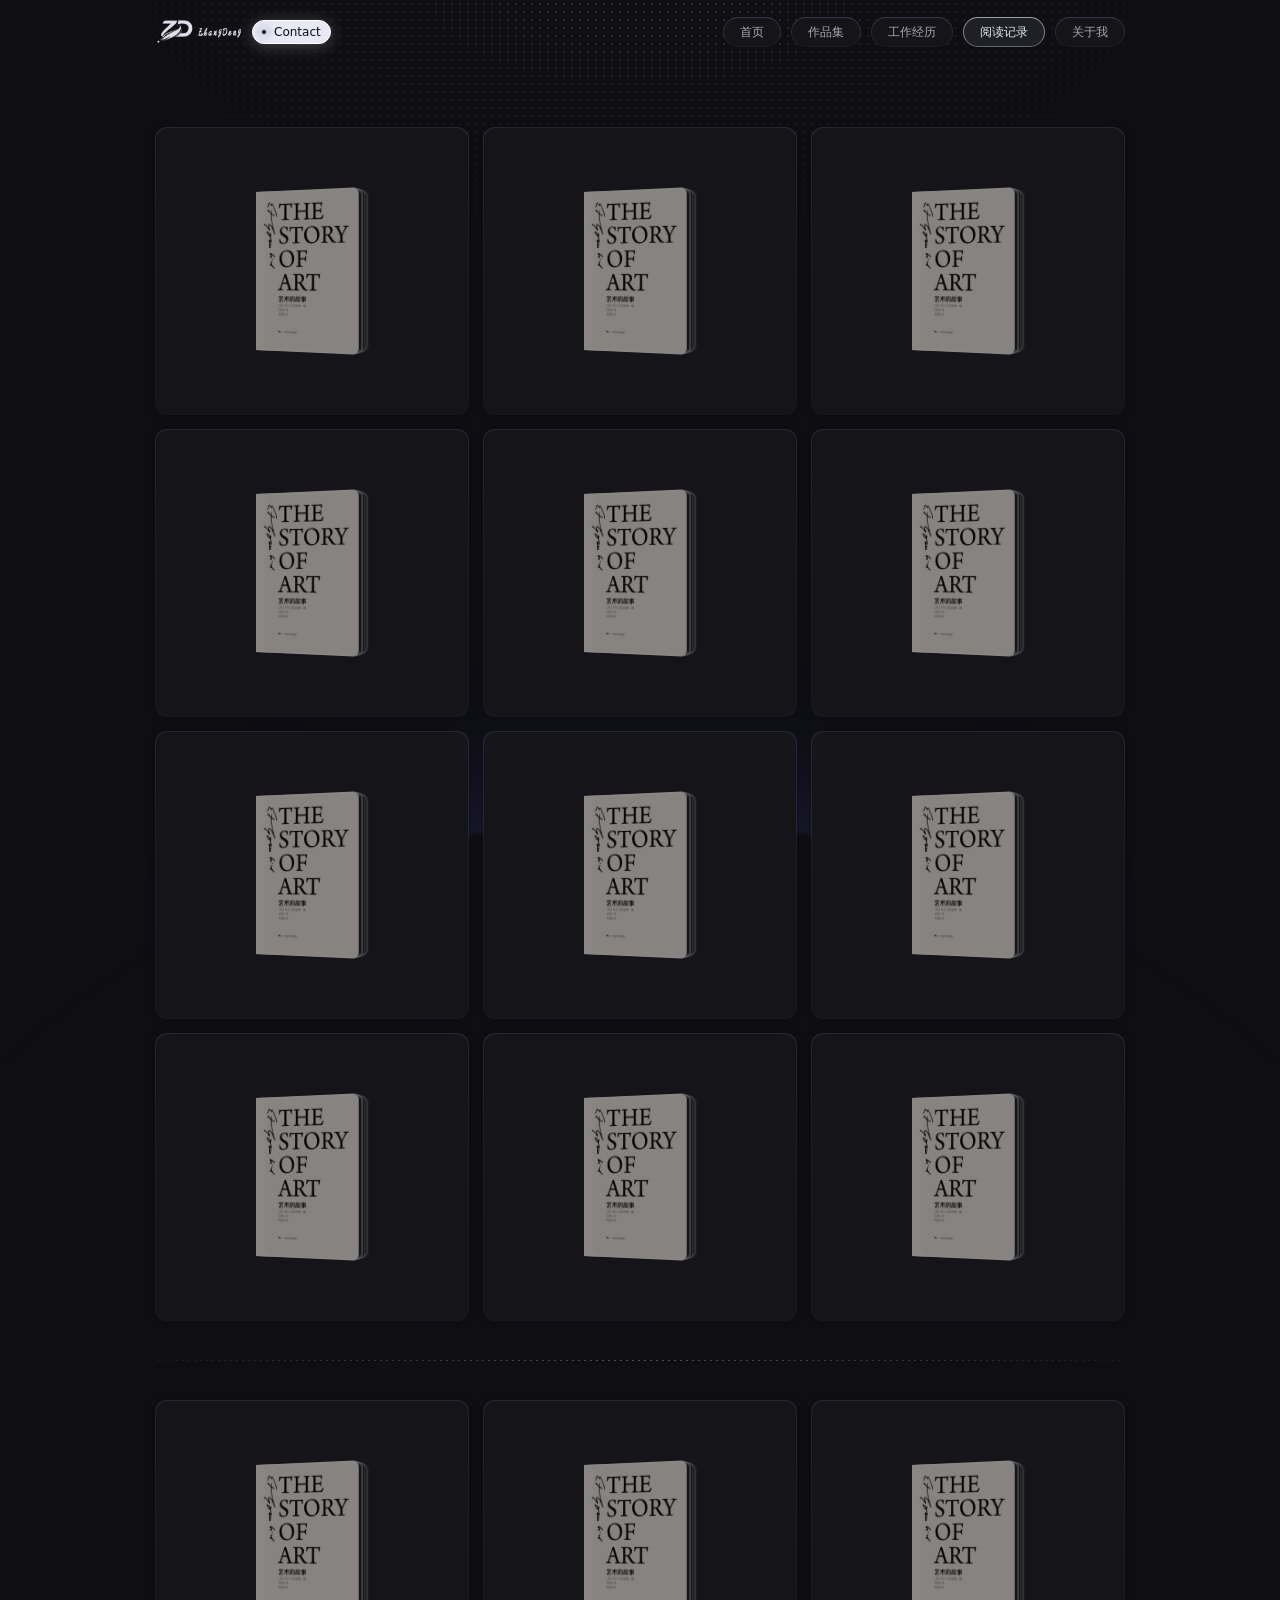
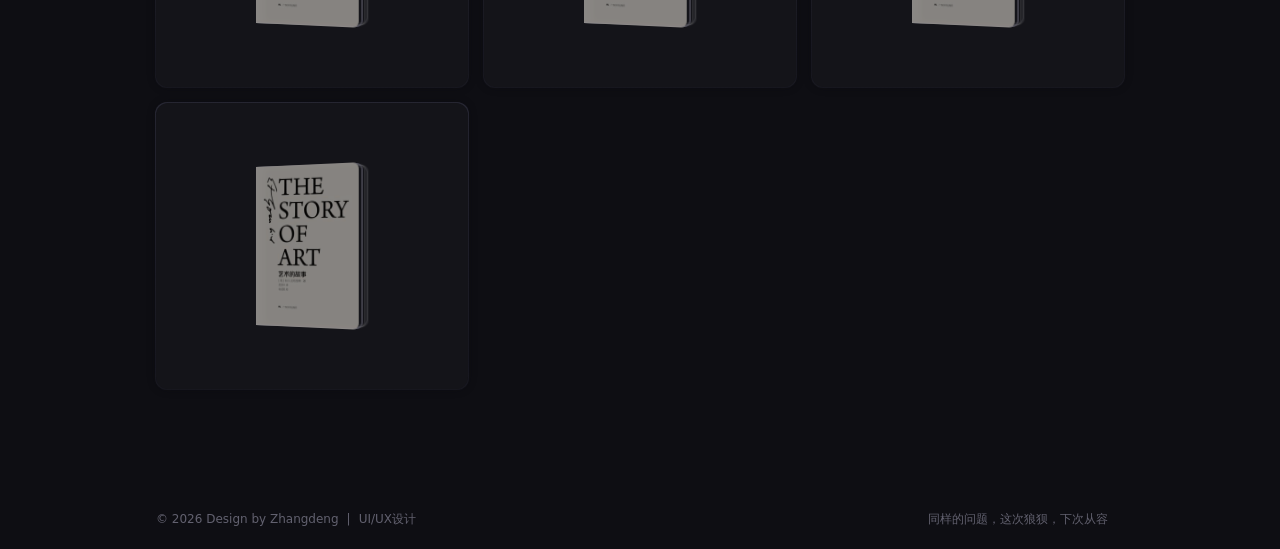
<file: Zhangdeng/book.html>
<!DOCTYPE html>
<html lang="zh-CN">
<!-- © 2025 Asorn (https://asorn.cn). Designed and developed by Asorn. All rights reserved. -->
<head>
    <meta charset="UTF-8">
    <meta name="viewport" content="width=device-width, initial-scale=1.0">
    <title>Asorn - Good Books</title>
    <link rel="stylesheet" href="./css/style.min.css">
    <link rel="shortcut icon" href="./assets/public/favicon.svg" />
</head>

<body>
    <canvas class="fireworks"></canvas>
    <div class="head" id="headscrollbg">
        <div class="main">
            <div class="main-left">
                <a href="./index.html" class="logo"><img src="./assets/public/logo_graph (2).svg"></a>
                <div class="tag tag-cooperate" onclick="window.location.href='./about.html'">
                    <div class="breath-dot"></div>Contact
                </div>
            </div>
            <div class="menu" id="main-menu">
                <li class="magical btn" onclick="window.location.href='./index.html'">首页</li>
                <li class="magical btn" onclick="window.location.href='./work.html'">作品集</li>
                <li class="magical btn" onclick="window.location.href='./tool.html'">工作经历</li>
                <li class="magical btn nav" onclick="window.location.href='./book.html'">阅读记录</li>
                <li class="magical btn" onclick="window.location.href='./about.html'">关于我</li>
            </div>
            <div class="menu" id="menu-expand">
                <li class="magical btn menu-expand-btn" id="menu-expand-child"><i class="icon menu-icon"></i></li>
            </div>
            <div id="menu-panel">
                <div class="menu-panel-content" id="menu-panel-content"></div>
                <div class="menu-close-btn">
                    <svg xmlns="http://www.w3.org/2000/svg" viewBox="0 0 24 24" fill="currentColor"><path d="M10.5859 12L2.79297 4.20706L4.20718 2.79285L12.0001 10.5857L19.793 2.79285L21.2072 4.20706L13.4143 12L21.2072 19.7928L19.793 21.2071L12.0001 13.4142L4.20718 21.2071L2.79297 19.7928L10.5859 12Z"></path></svg>
                </div>
            </div>
        </div>
    </div>
    <div class="book">
        <div class="book-list">
            <div class="book-list-category">
                <div class="magical item">
                    <a href="https://book.douban.com/subject/4886100/" target="_blank">
                        <div class="book-item" data-cover-url="./assets/book/aroundyoudesignforyou.png">
                            <div class="b-wrapper b-page b-back"></div>
                            <div class="b-wrapper b-page b-four"></div>
                            <div class="b-wrapper b-page b-three"></div>
                            <div class="b-wrapper b-page b-two"></div>
                            <div class="b-wrapper b-page b-one"><span class="b-one-title">Book Name</span></div>
                            <div class="b-wrapper b-front"></div>
                        </div>
                    </a>
                </div>
                <div class="magical item">
                    <a href="https://book.douban.com/subject/26642302/" target="_blank">
                        <div class="book-item" data-cover-url="./assets/book/aroundyoudesignforyou.png">
                            <div class="b-wrapper b-page b-back"></div>
                            <div class="b-wrapper b-page b-four"></div>
                            <div class="b-wrapper b-page b-three"></div>
                            <div class="b-wrapper b-page b-two"></div>
                            <div class="b-wrapper b-page b-one"><span class="b-one-title">Book Name</span></div>
                            <div class="b-wrapper b-front"></div>
                        </div>
                    </a>
                </div>
                <div class="magical item">
                    <a href="https://book.douban.com/subject/27090342/" target="_blank">
                        <div class="book-item" data-cover-url="./assets/book/aroundyoudesignforyou.png">
                            <div class="b-wrapper b-page b-back"></div>
                            <div class="b-wrapper b-page b-four"></div>
                            <div class="b-wrapper b-page b-three"></div>
                            <div class="b-wrapper b-page b-two"></div>
                            <div class="b-wrapper b-page b-one"><span class="b-one-title">Book Name</span></div>
                            <div class="b-wrapper b-front"></div>
                        </div>
                    </a>
                </div>
                <div class="magical item">
                    <a href="https://book.douban.com/subject/5394309/" target="_blank">
                        <div class="book-item" data-cover-url="./assets/book/aroundyoudesignforyou.png">
                            <div class="b-wrapper b-page b-back"></div>
                            <div class="b-wrapper b-page b-four"></div>
                            <div class="b-wrapper b-page b-three"></div>
                            <div class="b-wrapper b-page b-two"></div>
                            <div class="b-wrapper b-page b-one"><span class="b-one-title">Book Name</span></div>
                            <div class="b-wrapper b-front"></div>
                        </div>
                    </a>
                </div>
                <div class="magical item">
                    <a href="https://book.douban.com/subject/26423502/" target="_blank">
                        <div class="book-item" data-cover-url="./assets/book/aroundyoudesignforyou.png">
                            <div class="b-wrapper b-page b-back"></div>
                            <div class="b-wrapper b-page b-four"></div>
                            <div class="b-wrapper b-page b-three"></div>
                            <div class="b-wrapper b-page b-two"></div>
                            <div class="b-wrapper b-page b-one"><span class="b-one-title">Book Name</span></div>
                            <div class="b-wrapper b-front"></div>
                        </div>
                    </a>
                </div>
                <div class="magical item">
                    <a href="https://book.douban.com/subject/20471302/" target="_blank">
                        <div class="book-item" data-cover-url="./assets/book/aroundyoudesignforyou.png">
                            <div class="b-wrapper b-page b-back"></div>
                            <div class="b-wrapper b-page b-four"></div>
                            <div class="b-wrapper b-page b-three"></div>
                            <div class="b-wrapper b-page b-two"></div>
                            <div class="b-wrapper b-page b-one"><span class="b-one-title">Book Name</span></div>
                            <div class="b-wrapper b-front"></div>
                        </div>
                    </a>
                </div>
                <div class="magical item">
                    <a href="https://book.douban.com/subject/25915629/" target="_blank">
                        <div class="book-item" data-cover-url="./assets/book/aroundyoudesignforyou.png">
                            <div class="b-wrapper b-page b-back"></div>
                            <div class="b-wrapper b-page b-four"></div>
                            <div class="b-wrapper b-page b-three"></div>
                            <div class="b-wrapper b-page b-two"></div>
                            <div class="b-wrapper b-page b-one"><span class="b-one-title">Book Name</span></div>
                            <div class="b-wrapper b-front"></div>
                        </div>
                    </a>
                </div>
                <div class="magical item">
                    <a href="https://book.douban.com/subject/33454250/" target="_blank">
                        <div class="book-item" data-cover-url="./assets/book/aroundyoudesignforyou.png">
                            <div class="b-wrapper b-page b-back"></div>
                            <div class="b-wrapper b-page b-four"></div>
                            <div class="b-wrapper b-page b-three"></div>
                            <div class="b-wrapper b-page b-two"></div>
                            <div class="b-wrapper b-page b-one"><span class="b-one-title">Book Name</span></div>
                            <div class="b-wrapper b-front"></div>
                        </div>
                    </a>
                </div>
                <div class="magical item">
                    <a href="https://book.douban.com/subject/26647363/" target="_blank">
                        <div class="book-item" data-cover-url="./assets/book/aroundyoudesignforyou.png">
                            <div class="b-wrapper b-page b-back"></div>
                            <div class="b-wrapper b-page b-four"></div>
                            <div class="b-wrapper b-page b-three"></div>
                            <div class="b-wrapper b-page b-two"></div>
                            <div class="b-wrapper b-page b-one"><span class="b-one-title">Book Name</span></div>
                            <div class="b-wrapper b-front"></div>
                        </div>
                    </a>
                </div>
                <div class="magical item">
                    <a href="https://book.douban.com/subject/26851515/" target="_blank">
                        <div class="book-item" data-cover-url="./assets/book/aroundyoudesignforyou.png">
                            <div class="b-wrapper b-page b-back"></div>
                            <div class="b-wrapper b-page b-four"></div>
                            <div class="b-wrapper b-page b-three"></div>
                            <div class="b-wrapper b-page b-two"></div>
                            <div class="b-wrapper b-page b-one"><span class="b-one-title">Book Name</span></div>
                            <div class="b-wrapper b-front"></div>
                        </div>
                    </a>
                </div>
                <div class="magical item">
                    <a href="https://book.douban.com/subject/1395495/" target="_blank">
                        <div class="book-item" data-cover-url="./assets/book/aroundyoudesignforyou.png">
                            <div class="b-wrapper b-page b-back"></div>
                            <div class="b-wrapper b-page b-four"></div>
                            <div class="b-wrapper b-page b-three"></div>
                            <div class="b-wrapper b-page b-two"></div>
                            <div class="b-wrapper b-page b-one"><span class="b-one-title">Book Name</span></div>
                            <div class="b-wrapper b-front"></div>
                        </div>
                    </a>
                </div>
                <div class="magical item">
                    <a href="https://book.douban.com/subject/36953796/" target="_blank">
                        <div class="book-item" data-cover-url="./assets/book/aroundyoudesignforyou.png">
                            <div class="b-wrapper b-page b-back"></div>
                            <div class="b-wrapper b-page b-four"></div>
                            <div class="b-wrapper b-page b-three"></div>
                            <div class="b-wrapper b-page b-two"></div>
                            <div class="b-wrapper b-page b-one"><span class="b-one-title">Book Name</span></div>
                            <div class="b-wrapper b-front"></div>
                        </div>
                    </a>
                </div>
            </div>
            <div class="category-divider"></div>
            <div class="book-list-category">
                <div class="magical item">
                    <a href="https://book.douban.com/subject/3674537/" target="_blank">
                        <div class="book-item" data-cover-url="./assets/book/aroundyoudesignforyou.png">
                            <div class="b-wrapper b-page b-back"></div>
                            <div class="b-wrapper b-page b-four"></div>
                            <div class="b-wrapper b-page b-three"></div>
                            <div class="b-wrapper b-page b-two"></div>
                            <div class="b-wrapper b-page b-one"><span class="b-one-title">Book Name</span></div>
                            <div class="b-wrapper b-front"></div>
                        </div>
                    </a>
                </div>
                <div class="magical item">
                    <a href="https://book.douban.com/subject/6126929/" target="_blank">
                        <div class="book-item" data-cover-url="./assets/book/aroundyoudesignforyou.png">
                            <div class="b-wrapper b-page b-back"></div>
                            <div class="b-wrapper b-page b-four"></div>
                            <div class="b-wrapper b-page b-three"></div>
                            <div class="b-wrapper b-page b-two"></div>
                            <div class="b-wrapper b-page b-one"><span class="b-one-title">Book Name</span></div>
                            <div class="b-wrapper b-front"></div>
                        </div>
                    </a>
                </div>
                <div class="magical item">
                    <a href="https://book.douban.com/subject/26672693/" target="_blank">
                        <div class="book-item" data-cover-url="./assets/book/aroundyoudesignforyou.png">
                            <div class="b-wrapper b-page b-back"></div>
                            <div class="b-wrapper b-page b-four"></div>
                            <div class="b-wrapper b-page b-three"></div>
                            <div class="b-wrapper b-page b-two"></div>
                            <div class="b-wrapper b-page b-one"><span class="b-one-title">Book Name</span></div>
                            <div class="b-wrapper b-front"></div>
                        </div>
                    </a>
                </div>
                <div class="magical item">
                    <a href="https://book.douban.com/subject/34672132/" target="_blank">
                        <div class="book-item" data-cover-url="./assets/book/aroundyoudesignforyou.png">
                            <div class="b-wrapper b-page b-back"></div>
                            <div class="b-wrapper b-page b-four"></div>
                            <div class="b-wrapper b-page b-three"></div>
                            <div class="b-wrapper b-page b-two"></div>
                            <div class="b-wrapper b-page b-one"><span class="b-one-title">Book Name</span></div>
                            <div class="b-wrapper b-front"></div>
                        </div>
                    </a>
                </div>
            </div>
        </div>
    </div>
    <div class="footer">
        <div class="footer-content">
            <div class="copyright">
                <div>© 2026 Design by <a href="https://asorn.cn/" target="_blank">Zhangdeng</a></div>
                <span>|</span>
                <div class="fillings">
                    <a href="https://asorn.cn/" target="_blank">UI/UX设计</a>
                </div>
            </div>
            <div class="friends">
                <a href="https://zdo.fun/" target="_blank">同样的问题，这次狼狈，下次从容</a>
                <a href="https://larkmap.com/" target="_blank"></a>
                <a href="https://qingicon.com/" target="_blank"></a>
            </div>
        </div>
    </div>
    <div class="widget">
        <div class="shape-light"></div>
        <div class="shape-star">
            <div class="rising-stars rising-stars-visible">
                <div style="height:1px;width:1px"></div>
                <div style="height:2px;width:2px"></div>
                <div style="height:1px;width:1px"></div>
            </div>
        </div>
        <div class="shape-earth"></div>
    </div>
    <div class="widget-top"></div>
</body>
<script src="./js/main.min.js"></script>
<script src='./js/anime.js'></script>
<script src='./js/firework.js'></script>

</html>
</file>
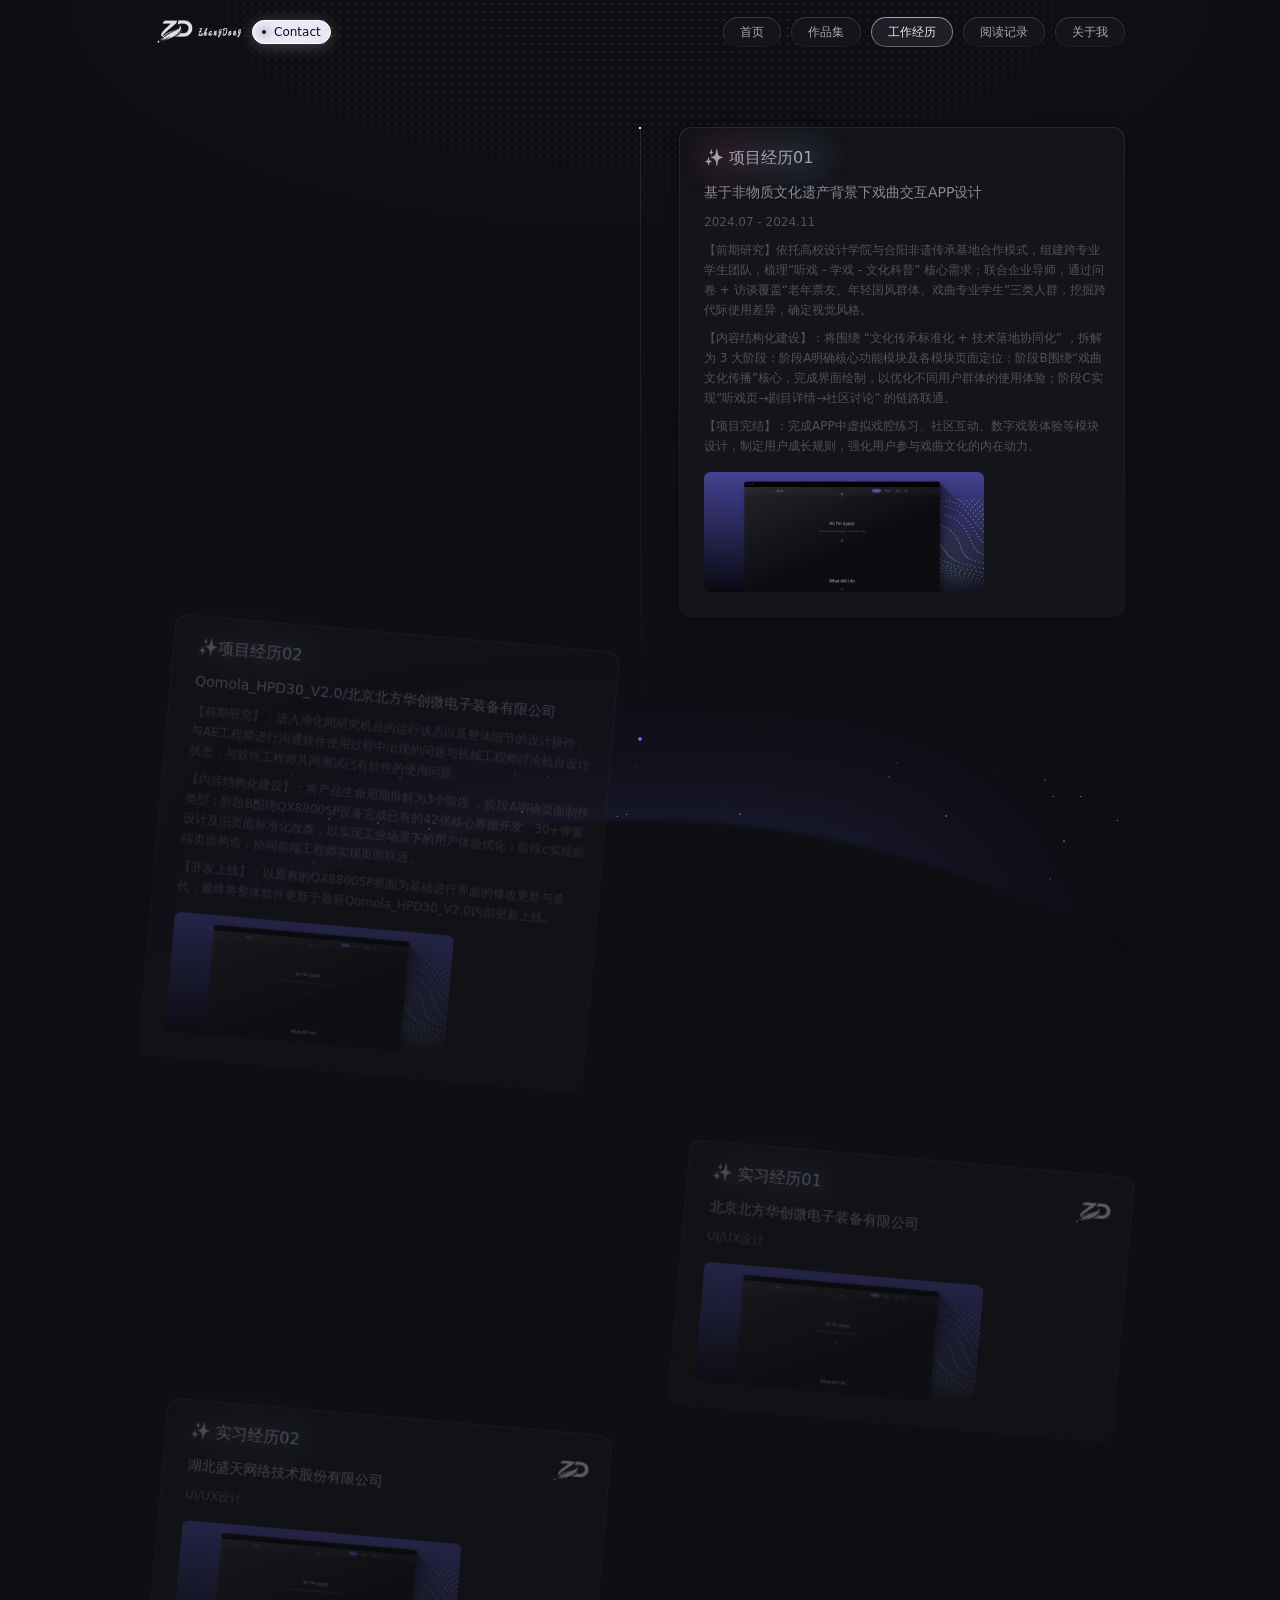
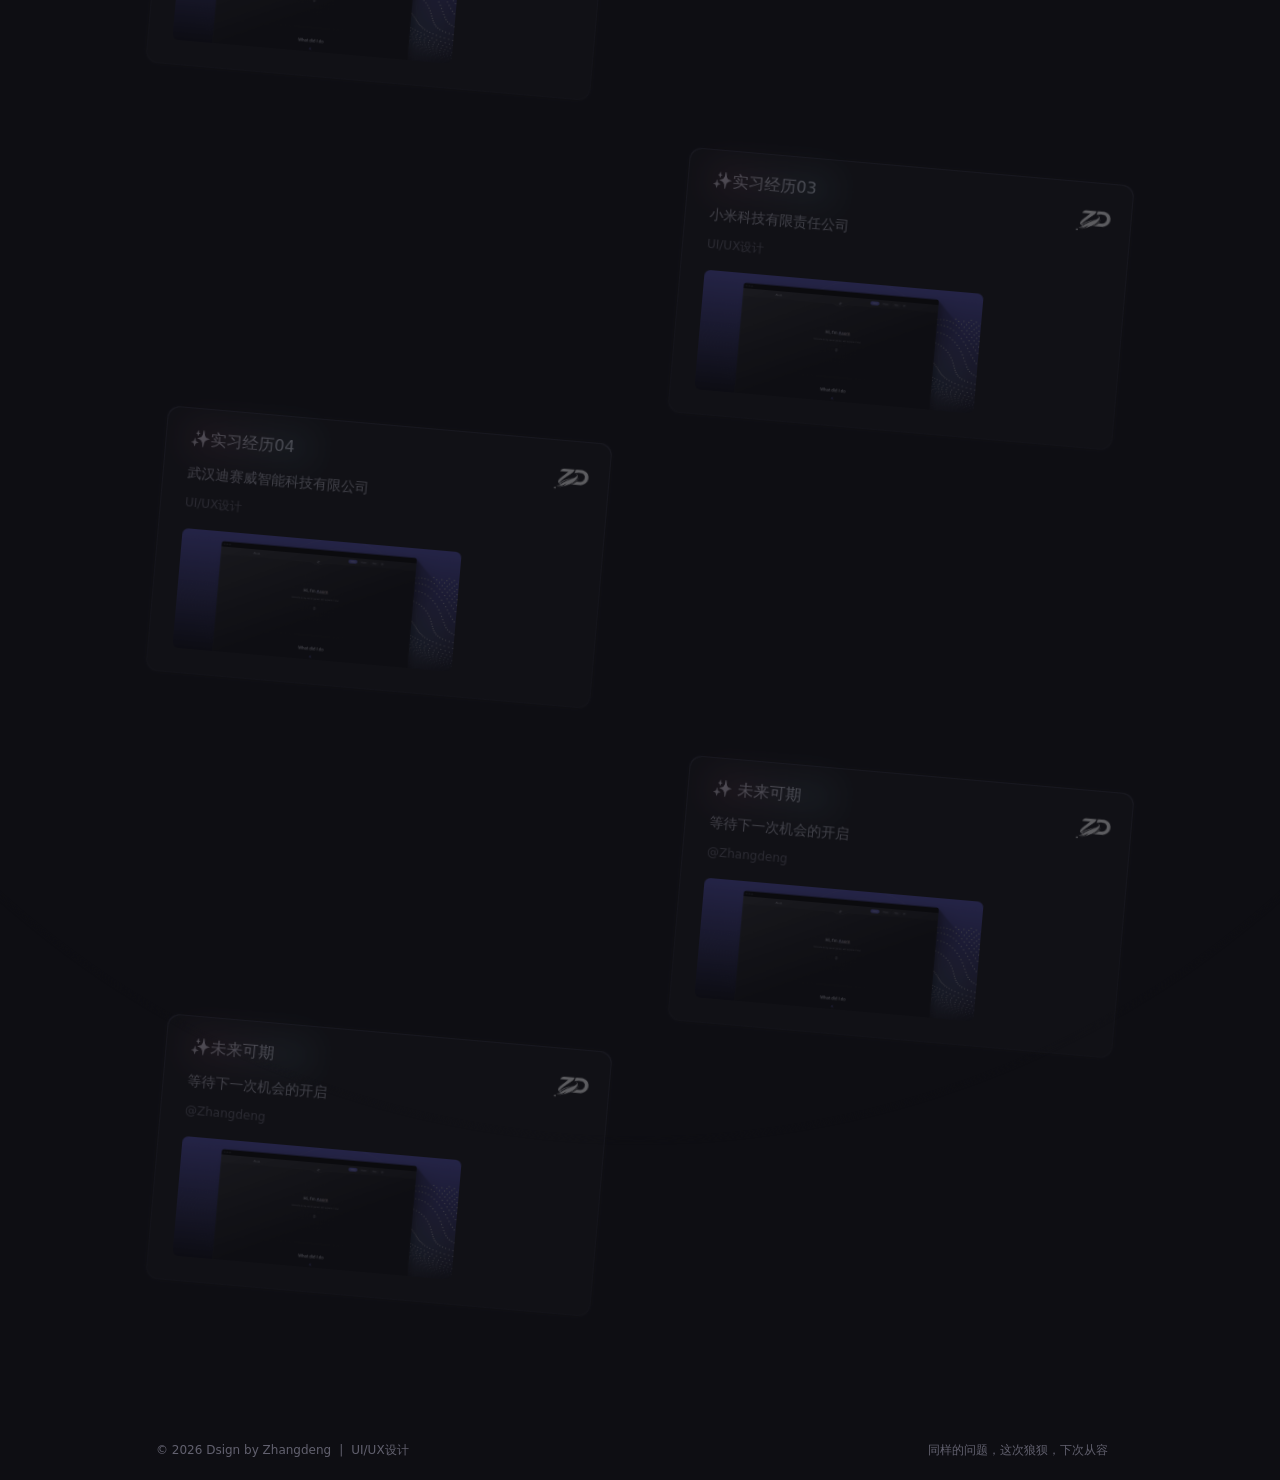
<file: Zhangdeng/tool.html>
<!DOCTYPE html>
<html lang="zh-CN">
<!-- © 2025 Asorn (https://clumsy-angelfish-d5d.notion.site/Portfolio-2026-Zhangdeng-349024d0bd208056b131c1aef2bf6d41?source=copy_link). Designed and developed by Asorn. All rights reserved. -->
<head>
    <meta charset="UTF-8">
    <meta name="viewport" content="width=device-width, initial-scale=1.0">
    <title>Asorn - My Tools</title>
    <link rel="stylesheet" href="./css/style.css">
    <link rel="shortcut icon" href="./assets/public/favicon.svg" />
</head>

<body>
    <canvas class="fireworks"></canvas>
    <div class="head" id="headscrollbg">
        <div class="main">
            <div class="main-left">
                <a href="./index.html" class="logo"><img src="./assets/public/logo_graph (2).svg"></a>
                <div class="tag tag-cooperate" onclick="window.location.href='./about.html'">
                    <div class="breath-dot"></div>Contact
                </div>
            </div>
            <div class="menu" id="main-menu">
                <li class="magical btn" onclick="window.location.href='./index.html'">首页</li>
                <li class="magical btn" onclick="window.location.href='./work.html'">作品集</li>
                <li class="magical btn nav" onclick="window.location.href='./tool.html'">工作经历</li>
                <li class="magical btn" onclick="window.location.href='./book.html'">阅读记录</li>
                <li class="magical btn" onclick="window.location.href='./about.html'">关于我</li>
            </div>
            <div class="menu" id="menu-expand">
                <li class="magical btn menu-expand-btn" id="menu-expand-child"><i class="icon menu-icon"></i></li>
            </div>
            <div id="menu-panel">
                <div class="menu-panel-content" id="menu-panel-content"></div>
                <div class="menu-close-btn">
                    <svg xmlns="http://www.w3.org/2000/svg" viewBox="0 0 24 24" fill="currentColor"><path d="M10.5859 12L2.79297 4.20706L4.20718 2.79285L12.0001 10.5857L19.793 2.79285L21.2072 4.20706L13.4143 12L21.2072 19.7928L19.793 21.2071L12.0001 13.4142L4.20718 21.2071L2.79297 19.7928L10.5859 12Z"></path></svg>
                </div>
            </div>
        </div>
    </div>
    <div class="tool">
        <div class="scroll-indicator">
            <div class="scroll-thumb"></div>
        </div>
        <div class="tool-list">
            <div class="tool-list-item">
                <div class="magical item">
                    <a href="https://clumsy-angelfish-d5d.notion.site/Portfolio-2026-Zhangdeng-349024d0bd208056b131c1aef2bf6d41?source=copy_link" target="_blank">
                        <div class="card">
                            <div class="card-left">
                                <div class="title">
                                    <div class="name">✨ 项目经历01</div>
                                    <div class="link"> ↗</div>
                                </div>
                                <div class="desc">基于非物质文化遗产背景下戏曲交互APP设计</div>
                                <div class="time">2024.07 -  2024.11</div>
                                <div class="time">【前期研究】依托高校设计学院与合阳非遗传承基地合作模式，组建跨专业学生团队，梳理“听戏 - 学戏 - 文化科普” 核心需求；联合企业导师，通过问卷 + 访谈覆盖“老年票友、年轻国风群体、戏曲专业学生”三类人群，挖掘跨代际使用差异，确定视觉风格。</div>
                                <div class="time">【内容结构化建设】：将围绕 “文化传承标准化 + 技术落地协同化” ，拆解为 3 大阶段：阶段A明确核心功能模块及各模块页面定位；阶段B围绕“戏曲文化传播”核心，完成界面绘制，以优化不同用户群体的使用体验；阶段C实现“听戏页→剧目详情→社区讨论” 的链路联通。</div>
                                <div class="time">【项目完结】：完成APP中虚拟戏腔练习、社区互动、数字戏装体验等模块设计，制定用户成长规则，强化用户参与戏曲文化的内在动力。</div>
                              <div class="pic"><img src="./assets/tool/asornopen-pic.png" alt=""></div>
                            </div>
            
                        </div>
                    </a>
                </div>
            </div>
            <div class="tool-list-item">
                <div class="magical item">
                    <a href="https://clumsy-angelfish-d5d.notion.site/Portfolio-2026-Zhangdeng-349024d0bd208056b131c1aef2bf6d41?source=copy_link" target="_blank">
                        <div class="card">
                            <div class="card-left">
                                <div class="title">
                                    <div class="name">✨项目经历02</div>
                                    <div class="link"> ↗</div>
                                </div>
                                <div class="desc">Qomola_HPD30_V2.0/北京北方华创微电子装备有限公司</div>
                                <div class="time">【前期研究】：进入净化间研究机台的运行状态以及整体细节的设计操作，与AE工程师进行沟通软件使用过程中出现的问题与机械工程师讨论机台设计状态，与软件工程师共同测试已有软件的使用问题。</div>
                                <div class="time">【内容结构化建设】：将产品生命周期拆解为3个阶段 ，阶段A明确页面制作类型；阶段B围绕QX8800SP设备完成已有的42张核心界面开发、30+弹窗设计及旧页面标准化改造，以实现工业场景下的用户体验优化；阶段c实现前端页面构造，协同前端工程师实现页面联通。</div>
                                <div class="time">【开发上线】：以原有的QX8800SP界面为基础进行界面的修改更新与迭代，最终将整体软件更新于最新Qomola_HPD30_V2.0内部更新上线。</div>
                                <div class="pic"><img src="./assets/tool/asornopen-pic.png" alt=""></div>
                            </div>
                        </div>
                    </a>
                </div>
            </div>
            <div class="tool-list-item">
                <div class="magical item">
                    <a href="https://www.notion.so/Portfolio-2026-Zhangdeng-349024d0bd208056b131c1aef2bf6d41?source=copy_link" target="_blank">
                        <div class="card">
                            <div class="card-left">
                                <div class="title">
                                    <div class="name">✨ 实习经历01</div>
                                    <div class="link"> ↗</div>
                                </div>
                                <div class="desc">北京北方华创微电子装备有限公司</div>
                                <div class="time">UI/UX设计</div>
                                <div class="pic"><img src="./assets/tool/asornopen-pic.png" alt=""></div>
                            </div>
                            <div class="logo"><img src="./assets/tool/asorn.png" alt=""></div>
                        </div>
                    </a>
                </div>
            </div>
            <div class="tool-list-item">
                <div class="magical item">
                    <a href="https://www.notion.so/Portfolio-2026-Zhangdeng-349024d0bd208056b131c1aef2bf6d41?source=copy_link" target="_blank">
                        <div class="card">
                            <div class="card-left">
                                <div class="title">
                                    <div class="name">✨ 实习经历02</div>
                                    <div class="link"> ↗</div>
                                </div>
                                <div class="desc">湖北盛天网络技术股份有限公司</div>
                                <div class="time">UI/UX设计</div>
                                <div class="pic"><img src="./assets/tool/asornopen-pic.png" alt=""></div>
                            </div>
                            <div class="logo"><img src="./assets/tool/asorn.png" alt=""></div>
                        </div>
                    </a>
                </div>
            </div>
            <div class="tool-list-item">
                <div class="magical item">
                    <a href="https://www.notion.so/Portfolio-2026-Zhangdeng-349024d0bd208056b131c1aef2bf6d41?source=copy_link" target="_blank">
                        <div class="card">
                            <div class="card-left">
                                <div class="title">
                                    <div class="name">✨实习经历03</div>
                                    <div class="link"> ↗</div>
                                </div>
                                <div class="desc">小米科技有限责任公司</div>
                                <div class="time">UI/UX设计</div>
                                <div class="pic"><img src="./assets/tool/asornopen-pic.png" alt=""></div>
                            </div>
                            <div class="logo"><img src="./assets/tool/asorn.png" alt=""></div>
                        </div>
                    </a>
                </div>
            </div>
            <div class="tool-list-item">
                <div class="magical item">
                    <a href="https://www.notion.so/Portfolio-2026-Zhangdeng-349024d0bd208056b131c1aef2bf6d41?source=copy_link" target="_blank">
                        <div class="card">
                            <div class="card-left">
                                <div class="title">
                                    <div class="name">✨实习经历04</div>
                                    <div class="link"> ↗</div>
                                </div>
                                <div class="desc">武汉迪赛威智能科技有限公司</div>
                                <div class="time">UI/UX设计</div>
                                <div class="pic"><img src="./assets/tool/asornopen-pic.png" alt=""></div>
                            </div>
                            <div class="logo"><img src="./assets/tool/asorn.png" alt=""></div>
                        </div>
                    </a>
                </div>
            </div>
            <div class="tool-list-item">
                <div class="magical item">
                    <a href="https://github.com/asorn/asorn-open-2025" target="_blank">
                        <div class="card">
                            <div class="card-left">
                                <div class="title">
                                    <div class="name">✨ 未来可期</div>
                                    <div class="link"> ↗</div>
                                </div>
                                <div class="desc">等待下一次机会的开启</div>
                                <div class="time">@Zhangdeng</div>
                                <div class="pic"><img src="./assets/tool/asornopen-pic.png" alt=""></div>
                            </div>
                            <div class="logo"><img src="./assets/tool/asorn.png" alt=""></div>
                        </div>
                    </a>
                </div>
            </div>
            <div class="tool-list-item">
                <div class="magical item">
                    <a href="https://www.notion.so/Portfolio-2026-Zhangdeng-349024d0bd208056b131c1aef2bf6d41?source=copy_link" target="_blank">
                        <div class="card">
                            <div class="card-left">
                                <div class="title">
                                    <div class="name">✨未来可期</div>
                                    <div class="link"> ↗</div>
                                </div>
                                <div class="desc">等待下一次机会的开启</div>
                                <div class="time">@Zhangdeng</div>
                                <div class="pic"><img src="./assets/tool/asornopen-pic.png" alt=""></div>
                            </div>
                            <div class="logo"><img src="./assets/tool/asorn.png" alt=""></div>
                        </div>
                    </a>
                </div>
            </div>
        </div>
    </div>
    <div class="footer">
        <div class="footer-content">
            <div class="copyright">
                <div>© 2026 Dsign by <a href="https://asorn.cn/" target="_blank">Zhangdeng</a></div>
                <span>|</span>
                <div class="fillings">
                    <a href="https://asorn.cn/" target="_blank">UI/UX设计</a>
                </div>
            </div>
            <div class="friends">
                <a href="https://zdo.fun/" target="_blank"> 同样的问题，这次狼狈，下次从容 </a>
                <a href="https://larkmap.com/" target="_blank"></a>
                <a href="https://qingicon.com/" target="_blank"></a>
            </div>
        </div>
    </div>
    <div class="widget">
        <div class="shape-light"></div>
        <div class="shape-star">
            <div class="rising-stars rising-stars-visible">
                <div style="height:1px;width:1px"></div>
                <div style="height:2px;width:2px"></div>
                <div style="height:1px;width:1px"></div>
            </div>
        </div>
        <div class="shape-earth"></div>
    </div>
    <div class="widget-top"></div>
</body>
<script src="./js/main.min.js"></script>
<script src='./js/anime.js'></script>
<script src='./js/firework.js'></script>

</html>
</file>
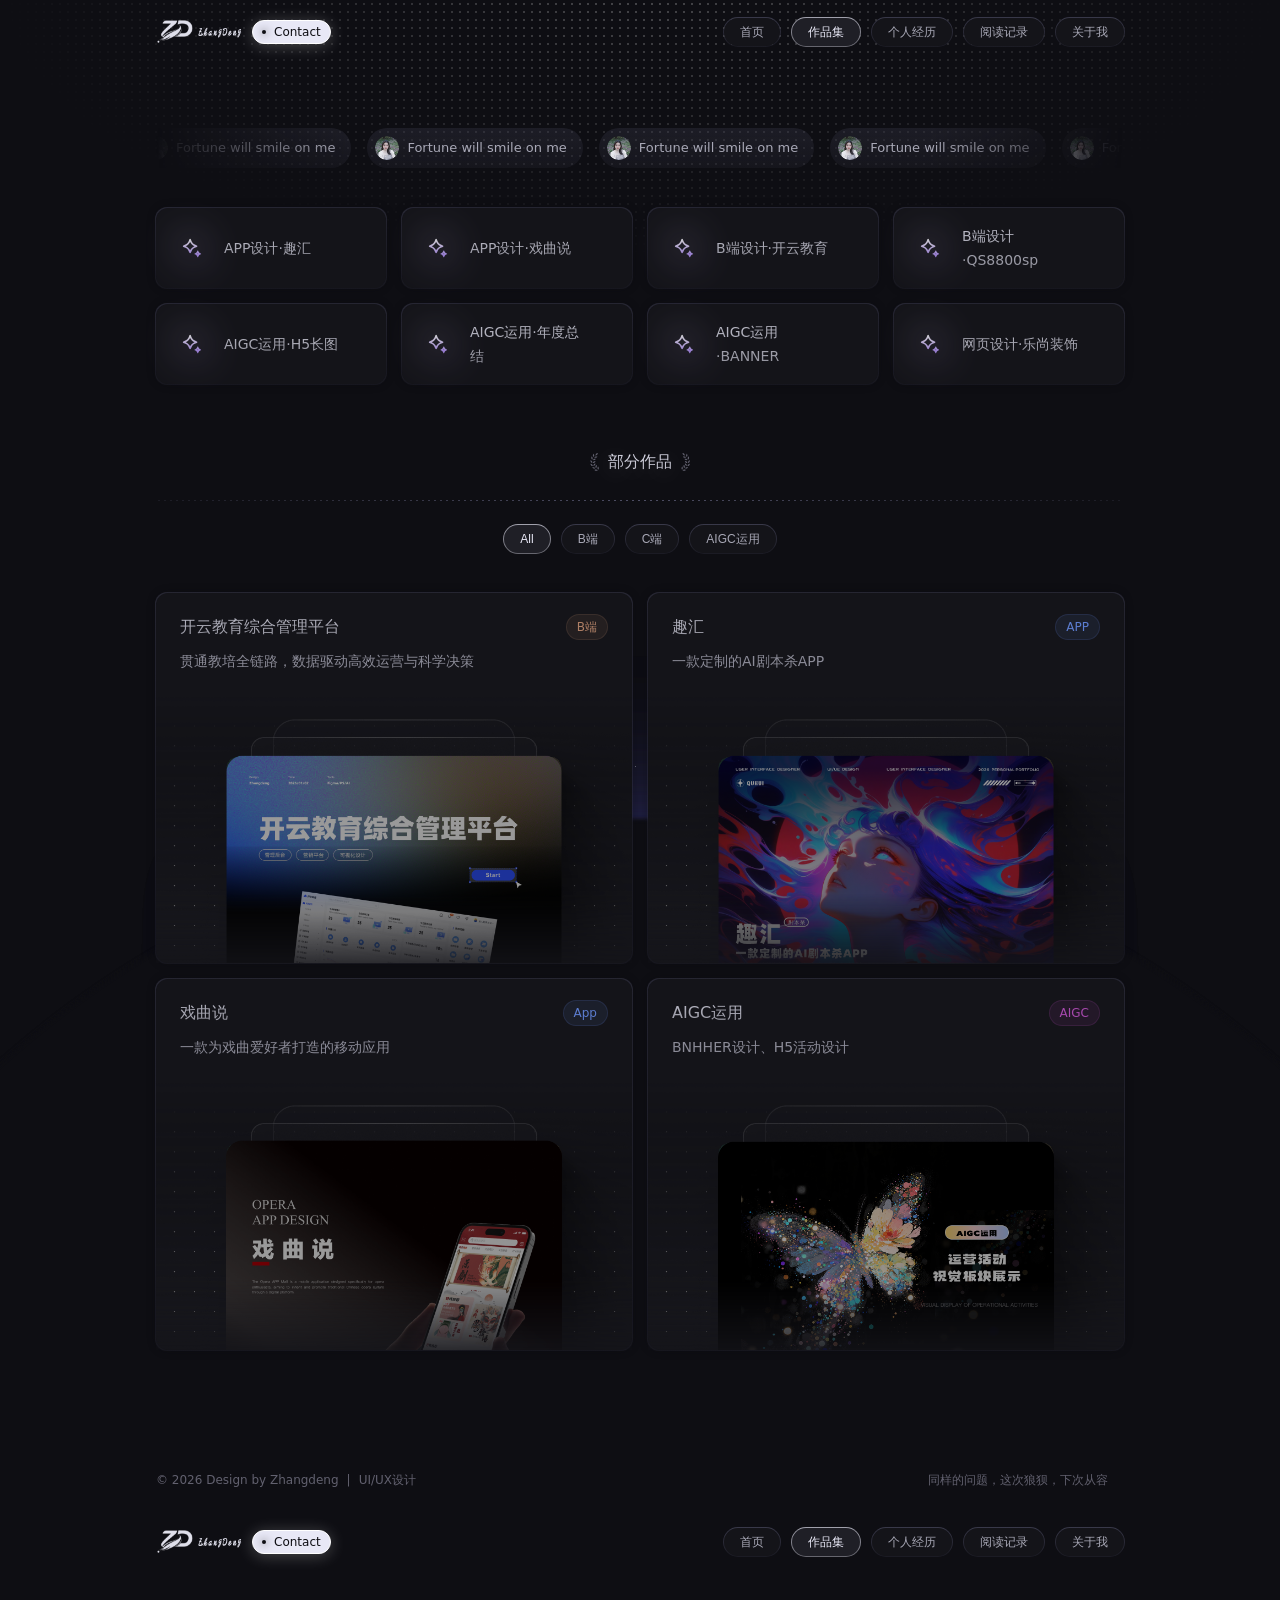
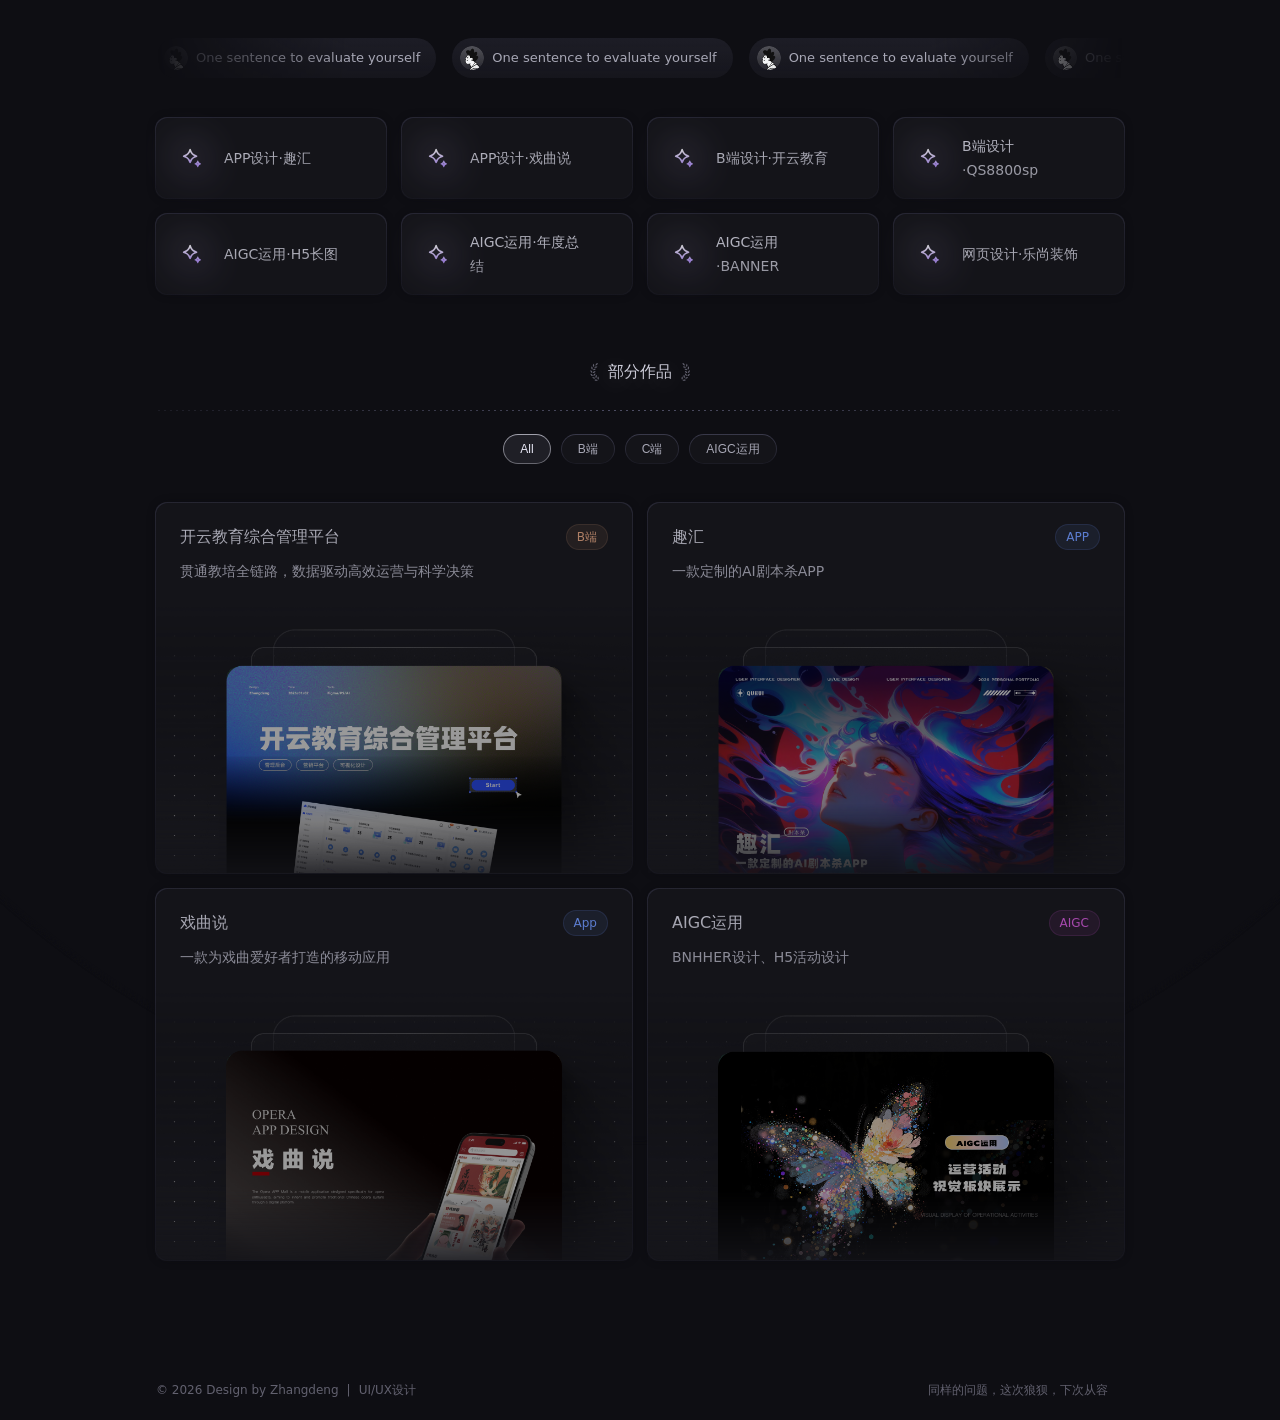
<file: Zhangdeng/work.html>
<!DOCTYPE html>
<html lang="zh-CN">
<!-- © 2025 Asorn (https://asorn.cn). Designed and developed by Asorn. All rights reserved. -->

<head>
    <meta charset="UTF-8">
    <meta name="viewport" content="width=device-width, initial-scale=1.0">
    <title>Asorn - My Projects</title>
    <link rel="stylesheet" href="./css/style.min.css">
    <link rel="shortcut icon" href="./assets/public/favicon.svg" />
</head>

<body>
    <canvas class="fireworks"></canvas>
    <div class="head" id="headscrollbg">
        <div class="main">
            <div class="main-left">
                <a href="./index.html" class="logo"><img src="./assets/public/logo_graph (2).svg"></a>
                <div class="tag tag-cooperate" onclick="window.location.href='./about.html'">
                    <div class="breath-dot"></div>Contact
                </div>
            </div>
            <div class="menu" id="main-menu">
                <li class="magical btn" onclick="window.location.href='./index.html'">首页</li>
                <li class="magical btn nav" onclick="window.location.href='./work.html'">作品集</li>
                <li class="magical btn" onclick="window.location.href='./tool.html'">个人经历</li>
                <li class="magical btn" onclick="window.location.href='./book.html'">阅读记录</li>
                <li class="magical btn" onclick="window.location.href='./about.html'">关于我</li>
            </div>
            <div class="menu" id="menu-expand">
                <li class="magical btn menu-expand-btn" id="menu-expand-child"><i class="icon menu-icon"></i></li>
            </div>
            <div id="menu-panel">
                <div class="menu-panel-content" id="menu-panel-content"></div>
                <div class="menu-close-btn">
                    <svg xmlns="http://www.w3.org/2000/svg" viewBox="0 0 24 24" fill="currentColor">
                        <path
                            d="M10.5859 12L2.79297 4.20706L4.20718 2.79285L12.0001 10.5857L19.793 2.79285L21.2072 4.20706L13.4143 12L21.2072 19.7928L19.793 21.2071L12.0001 13.4142L4.20718 21.2071L2.79297 19.7928L10.5859 12Z">
                        </path>
                    </svg>
                </div>
            </div>
        </div>
    </div>
    <div class="work">
        <div class="review-container">
            <div class="row-list" id="rowScroll">
                <div class="review-item">
                    <img src="./assets/work/asorn-avatar (2).png">
                    <span class="review-text">Fortune will smile on me</span>
                </div>
                <div class="review-item">
                    <img src="./assets/work/asorn-avatar (2).png">
                    <span class="review-text">Fortune will smile on me</span>
                </div>
                <div class="review-item">
                    <img src="./assets/work/asorn-avatar (2).png">
                    <span class="review-text">Fortune will smile on me</span>
                </div>
                <div class="review-item">
                    <img src="./assets/work/asorn-avatar (2).png">
                    <span class="review-text">Fortune will smile on me</span>
                </div>
                <div class="review-item">
                    <img src="./assets/work/asorn-avatar (2).png">
                    <span class="review-text">Fortune will smile on me</span>
                </div>
                <div class="review-item">
                    <img src="./assets/work/asorn-avatar (2).png">
                    <span class="review-text">Fortune will smile on me</span>
                </div>
                <div class="review-item">
                    <img src="./assets/work/asorn-avatar (2).png">
                    <span class="review-text">Fortune will smile on me</span>
                </div>
                <div class="review-item">
                    <img src="./assets/work/asorn-avatar (2).png">
                    <span class="review-text">Fortune will smile on me</span>
                </div>
                <div class="review-item">
                    <img src="./assets/work/asorn-avatar (2).png">
                    <span class="review-text">Fortune will smile on me</span>
                </div>
                <div class="review-item">
                    <img src="./assets/work/asorn-avatar (2).png">
                    <span class="review-text">Fortune will smile on me</span>
                </div>
                <div class="review-item">
                    <img src="./assets/work/asorn-avatar (2).png">
                    <span class="review-text">Fortune will smile on me</span>
                </div>
                <div class="review-item">
                    <img src="./assets/work/asorn-avatar (2).png">
                    <span class="review-text">Fortune will smile on me</span>
                </div>
                <div class="review-item">
                    <img src="./assets/work/asorn-avatar (2).png">
                    <span class="review-text">Fortune will smile on me</span>
                </div>
            </div>
        </div>
        <div class="card-list">
            <div class="card-list-history2 load-pro">
                <div class="magical link-card-item">
                    <a href=https://www.notion.so/340024d0bd20809398e8e2d2cd667d65?source=copy_linktarget="_blank">
                        <div class="card-img" style="background-image: url('./assets/work/ai.svg')"></div>
                        <div class="info">
                            <div class="info-title">APP设计·趣汇</div>
                        </div>
                        <div class="icon icon-arrow">
                            <svg xmlns="http://www.w3.org/2000/svg" width="14" height="14" viewBox="0 0 14 14"
                                fill="none">
                                <path
                                    d="M10.55 7.58332H1.16663V6.41665H10.55L7.75415 3.62082L8.5791 2.79587L12.1645 6.3813C12.5062 6.72299 12.5062 7.27701 12.1645 7.61873L8.5791 11.2042L7.75415 10.3792L10.55 7.58332Z"
                                    fill="#B3B3C1"></path>
                            </svg>
                        </div>
                    </a>
                </div>
                <div class="magical link-card-item">
                    <a href=https://www.notion.so/APP-cf7024d0bd20831ca33f81dd47667b15?source=copy_link target="_blank">
                        <div class="card-img" style="background-image: url('./assets/work/ai.svg')"></div>
                        <div class="info">
                            <div class="info-title">APP设计·戏曲说</div>
                        </div>
                        <div class="icon icon-arrow">
                            <svg xmlns="http://www.w3.org/2000/svg" width="14" height="14" viewBox="0 0 14 14"
                                fill="none">
                                <path
                                    d="M10.55 7.58332H1.16663V6.41665H10.55L7.75415 3.62082L8.5791 2.79587L12.1645 6.3813C12.5062 6.72299 12.5062 7.27701 12.1645 7.61873L8.5791 11.2042L7.75415 10.3792L10.55 7.58332Z"
                                    fill="#B3B3C1"></path>
                            </svg>
                        </div>
                    </a>
                </div>
                <div class="magical link-card-item">
                    <a href=https://www.notion.so/B-342024d0bd20804cabd4dec28a1637b1?source=copy_linktarget="_blank">
                        <div class="card-img" style="background-image: url('./assets/work/ai.svg')"></div>
                        <div class="info">
                            <div class="info-title">B端设计·开云教育</div>
                        </div>
                        <div class="icon icon-arrow">
                            <svg xmlns="http://www.w3.org/2000/svg" width="14" height="14" viewBox="0 0 14 14"
                                fill="none">
                                <path
                                    d="M10.55 7.58332H1.16663V6.41665H10.55L7.75415 3.62082L8.5791 2.79587L12.1645 6.3813C12.5062 6.72299 12.5062 7.27701 12.1645 7.61873L8.5791 11.2042L7.75415 10.3792L10.55 7.58332Z"
                                    fill="#B3B3C1"></path>
                            </svg>
                        </div>
                    </a>
                </div>
                <div class="magical link-card-item">
                    <a href=https://www.notion.so/Portfolio-2026-Zhangdeng-349024d0bd208056b131c1aef2bf6d41?source=copy_link target="_blank">
                        <div class="card-img" style="background-image: url('./assets/work/ai.svg')"></div>
                        <div class="info">
                            <div class="info-title">B端设计·QS8800sp</div>
                        </div>
                        <div class="icon icon-arrow">
                            <svg xmlns="http://www.w3.org/2000/svg" width="14" height="14" viewBox="0 0 14 14"
                                fill="none">
                                <path
                                    d="M10.55 7.58332H1.16663V6.41665H10.55L7.75415 3.62082L8.5791 2.79587L12.1645 6.3813C12.5062 6.72299 12.5062 7.27701 12.1645 7.61873L8.5791 11.2042L7.75415 10.3792L10.55 7.58332Z"
                                    fill="#B3B3C1"></path>
                            </svg>
                        </div>
                    </a>
                </div>
                <div class="magical link-card-item">
                    <a href=https://www.notion.so/AIGC-342024d0bd20806eb19aec4f76ea630f?source=copy_link target="_blank">
                        <div class="card-img" style="background-image: url('./assets/work/ai.svg')"></div>
                        <div class="info">
                            <div class="info-title">AIGC运用·H5长图</div>
                        </div>
                        <div class="icon icon-arrow">
                            <svg xmlns="http://www.w3.org/2000/svg" width="14" height="14" viewBox="0 0 14 14"
                                fill="none">
                                <path
                                    d="M10.55 7.58332H1.16663V6.41665H10.55L7.75415 3.62082L8.5791 2.79587L12.1645 6.3813C12.5062 6.72299 12.5062 7.27701 12.1645 7.61873L8.5791 11.2042L7.75415 10.3792L10.55 7.58332Z"
                                    fill="#B3B3C1"></path>
                            </svg>
                        </div>
                    </a>
                </div>
                <div class="magical link-card-item">
                    <a href=https://www.notion.so/AIGC-342024d0bd20806eb19aec4f76ea630f?source=copy_link target="_blank">
                        <div class="card-img" style="background-image: url('./assets/work/ai.svg')"></div>
                        <div class="info">
                            <div class="info-title">AIGC运用·年度总结</div>
                        </div>
                        <div class="icon icon-arrow">
                            <svg xmlns="http://www.w3.org/2000/svg" width="14" height="14" viewBox="0 0 14 14"
                                fill="none">
                                <path
                                    d="M10.55 7.58332H1.16663V6.41665H10.55L7.75415 3.62082L8.5791 2.79587L12.1645 6.3813C12.5062 6.72299 12.5062 7.27701 12.1645 7.61873L8.5791 11.2042L7.75415 10.3792L10.55 7.58332Z"
                                    fill="#B3B3C1"></path>
                            </svg>
                        </div>
                    </a>
                </div>
                <div class="magical link-card-item">
                    <a href=https://www.notion.so/AIGC-342024d0bd20806eb19aec4f76ea630f?source=copy_link target="_blank">
                        <div class="card-img" style="background-image: url('./assets/work/ai.svg')"></div>
                        <div class="info">
                            <div class="info-title">AIGC运用·BANNER</div>
                        </div>
                        <div class="icon icon-arrow">
                            <svg xmlns="http://www.w3.org/2000/svg" width="14" height="14" viewBox="0 0 14 14"
                                fill="none">
                                <path
                                    d="M10.55 7.58332H1.16663V6.41665H10.55L7.75415 3.62082L8.5791 2.79587L12.1645 6.3813C12.5062 6.72299 12.5062 7.27701 12.1645 7.61873L8.5791 11.2042L7.75415 10.3792L10.55 7.58332Z"
                                    fill="#B3B3C1"></path>
                            </svg>
                        </div>
                    </a>
                </div>
                <div class="magical link-card-item">
                    <a href=https://www.notion.so/Web-393024d0bd208398911881746814e704?source=copy_link target="_blank">
                        <div class="card-img" style="background-image: url('./assets/work/ai.svg')"></div>
                        <div class="info">
                            <div class="info-title">网页设计·乐尚装饰</div>
                        </div>
                        <div class="icon icon-arrow">
                            <svg xmlns="http://www.w3.org/2000/svg" width="14" height="14" viewBox="0 0 14 14"
                                fill="none">
                                <path
                                    d="M10.55 7.58332H1.16663V6.41665H10.55L7.75415 3.62082L8.5791 2.79587L12.1645 6.3813C12.5062 6.72299 12.5062 7.27701 12.1645 7.61873L8.5791 11.2042L7.75415 10.3792L10.55 7.58332Z"
                                    fill="#B3B3C1"></path>
                            </svg>
                        </div>
                    </a>
                </div>
            </div>

            <div class="work-filter">
                <div class="work-filter-title">
                    <svg xmlns="http://www.w3.org/2000/svg" viewBox="0 0 67.9 120" aria-hidden="true">
                        <path
                            d="M43.092 104.881c-2.835-.238-6.354.561-8.753 2.035-1.006.54-1.131 1.474-.301 2.293 2.222 1.994 5.607 3.479 8.452 3.717 2.98.374 6.551-.55 8.898-2.346.809-.581.871-1.401.114-2.106-2.097-1.973-5.493-3.395-8.41-3.593zm10.229-16.469c-1.536 2.399-2.46 5.919-2.325 8.722.176 2.948 1.536 6.395 3.447 8.513.653.727 1.462.727 2.054-.052 1.9-2.284 2.938-5.855 2.626-8.887-.187-2.834-1.599-6.178-3.561-8.421-.716-.892-1.598-.83-2.241.125zm-23.999 3.261c-2.689-.986-6.344-1.059-9.095-.249-1.048.29-1.338 1.161-.809 2.157 1.609 2.492 4.506 4.777 7.216 5.752 2.741 1.111 6.448 1.122 9.261-.041.882-.353 1.121-1.12.591-1.992-1.557-2.471-4.402-4.703-7.164-5.627zm14.03-13.292c-2.097 1.869-3.883 5.025-4.433 7.797-.623 2.929-.197 6.573 1.101 9.085.415.934 1.234 1.059 2.043.519 2.336-1.723 4.246-4.88 4.745-7.912.561-2.834.062-6.468-1.236-9.126-.415-1.017-1.338-1.193-2.22-.363zm-34.578-5.63c.395 2.856 2.119 6.189 4.164 8.234 2.046 2.149 5.42 3.623 8.482 3.696.996.062 1.473-.581 1.349-1.577-.488-2.969-2.222-6.177-4.268-8.088-2.086-1.92-5.346-3.519-8.191-3.852-1.162-.125-1.712.467-1.536 1.587zm27.994-4.152c-2.73.862-5.626 3.021-7.278 5.337-1.734 2.284-2.782 5.752-2.658 8.774.063.965.747 1.473 1.702 1.286 2.959-.685 6.032-2.783 7.527-5.306 1.661-2.481 2.71-6.001 2.533-8.846 0-1.183-.705-1.66-1.826-1.245zm-8.171-11.475c-2.326 1.848-4.184 4.994-4.807 7.85-.125.933.353 1.628 1.286 1.628 3.021.125 6.531-1.173 8.68-3.156 2.211-1.9 4.132-5.067 4.765-7.922.177-1.1-.415-1.753-1.473-1.753-2.948.249-6.333 1.557-8.451 3.353zm-19.75-6.366c-.322 2.865.488 6.447 1.983 8.971 1.485 2.658 4.371 4.942 7.195 5.689.934.291 1.639-.124 1.753-1.12.322-2.824-.477-6.406-2.035-8.95-1.557-2.43-4.34-4.766-6.966-5.752-1.058-.467-1.816-.062-1.93 1.162zm22.408-10.02c-2.783.935-5.679 3.178-7.226 5.69-.478.82-.239 1.639.643 2.044 2.772 1.111 6.478 1.111 9.25-.063 2.856-1.069 5.753-3.364 7.164-5.825.581-.933.28-1.753-.767-2.105-2.772-.8-6.406-.727-9.064.259zM14.87 27.924c-1.298 2.679-1.734 6.334-1.174 9.157.488 3.001 2.399 6.095 4.808 7.829.757.591 1.576.363 2.043-.467 1.308-2.555 1.682-6.188 1.049-9.064-.613-2.845-2.399-6.001-4.444-7.922-.83-.654-1.764-.477-2.282.467zm25.263-1.277c-2.918.582-6.064 2.389-7.891 4.641-.581.747-.415 1.566.353 2.044 2.564 1.547 6.249 2.034 9.167 1.235 2.866-.623 6.023-2.481 7.871-4.652.746-.871.529-1.763-.467-2.23-2.596-1.163-6.188-1.588-9.033-1.038zM25.69 11.662c-1.661 2.471-2.648 6.053-2.461 8.888.062 2.959 1.537 6.302 3.686 8.472.757.705 1.587.602 2.127-.176 1.598-2.503 2.574-6.023 2.325-8.888-.187-2.793-1.547-6.136-3.343-8.41-.768-.83-1.691-.768-2.334.114zm25.2-4.953c-2.845.447-6.063 2.119-8.088 4.143-2.086 2.035-3.696 5.368-4.018 8.223-.114.986.415 1.525 1.411 1.474 2.98-.146 6.313-1.704 8.327-3.977 1.972-1.994 3.571-5.316 4.007-8.224.125-1.161-.456-1.815-1.639-1.639z">
                        </path>
                    </svg>
                    <span>部分作品</span>
                    <svg xmlns="http://www.w3.org/2000/svg" viewBox="0 0 67.9 120" aria-hidden="true">
                        <path
                            d="M24.816 104.881c-2.917.198-6.261 1.62-8.41 3.593-.757.705-.695 1.525.114 2.106 2.347 1.796 5.918 2.72 8.898 2.346 2.845-.238 6.23-1.723 8.452-3.717.871-.819.746-1.753-.301-2.293-2.399-1.474-5.918-2.273-8.753-2.035zM14.587 88.412c-.643-.955-1.525-1.017-2.241-.125-1.962 2.243-3.374 5.587-3.561 8.421-.312 3.032.727 6.603 2.626 8.887.592.779 1.401.779 2.054.052 1.911-2.118 3.271-5.565 3.437-8.513.145-2.803-.779-6.323-2.315-8.722zm23.999 3.261c-2.71.924-5.607 3.156-7.164 5.627-.529.872-.291 1.639.591 1.992 2.813 1.163 6.52 1.152 9.261.041 2.71-.975 5.596-3.26 7.206-5.752.529-.996.29-1.867-.799-2.157-2.751-.81-6.406-.737-9.095.249zm-14.03-13.292c-.882-.83-1.754-.654-2.22.363-1.298 2.658-1.797 6.292-1.236 9.126.499 3.032 2.409 6.189 4.745 7.912.809.54 1.628.415 2.043-.519 1.288-2.512 1.713-6.156 1.09-9.085-.55-2.772-2.325-5.928-4.422-7.797zm34.619-5.63c.176-1.12-.426-1.712-1.577-1.587-2.845.333-6.105 1.932-8.14 3.852-2.097 1.911-3.831 5.119-4.319 8.088-.124.996.405 1.639 1.349 1.577 3.062-.073 6.426-1.547 8.471-3.696 2.098-2.045 3.769-5.378 4.216-8.234zM31.14 68.599c-1.121-.415-1.826.062-1.826 1.245-.176 2.845.872 6.365 2.533 8.846 1.547 2.523 4.569 4.621 7.528 5.306.954.187 1.628-.321 1.69-1.286.125-3.022-.924-6.49-2.647-8.774-1.662-2.316-4.548-4.475-7.278-5.337zm8.171-11.475c-2.118-1.796-5.503-3.104-8.451-3.353-1.058 0-1.65.653-1.473 1.753.633 2.855 2.554 6.022 4.765 7.922 2.149 1.983 5.659 3.281 8.68 3.156.923 0 1.452-.695 1.276-1.628-.572-2.856-2.482-6.002-4.797-7.85zm19.791-6.366c-.114-1.224-.912-1.629-1.971-1.162-2.626.986-5.357 3.322-6.914 5.752-1.558 2.544-2.409 6.126-2.087 8.95.114.996.819 1.411 1.753 1.12 2.824-.747 5.699-3.031 7.184-5.689 1.547-2.524 2.357-6.106 2.035-8.971zm-22.449-10.02c-2.658-.986-6.291-1.059-9.064-.259-1.047.352-1.348 1.172-.767 2.105 1.463 2.461 4.308 4.756 7.164 5.825 2.772 1.174 6.478 1.174 9.25.063.872-.405 1.162-1.224.633-2.044-1.547-2.512-4.433-4.755-7.216-5.69zm16.375-12.814c-.508-.944-1.442-1.121-2.272-.467-2.045 1.921-3.831 5.077-4.444 7.922-.633 2.876-.208 6.509 1.101 9.064.415.83 1.234 1.058 1.992.467 2.408-1.734 4.308-4.828 4.848-7.829.561-2.823.073-6.478-1.225-9.157zm-25.253-1.277c-2.845-.55-6.437-.125-9.033 1.038-.996.467-1.213 1.359-.467 2.23 1.9 2.171 5.005 4.029 7.871 4.652 2.918.799 6.603.312 9.167-1.235.809-.478.923-1.297.342-2.044-1.816-2.252-4.962-4.059-7.88-4.641zm14.444-14.985c-.644-.882-1.567-.944-2.283-.114-1.848 2.274-3.208 5.617-3.395 8.41-.249 2.865.727 6.385 2.326 8.888.539.778 1.369.881 2.126.176 2.139-2.17 3.613-5.513 3.675-8.472.187-2.835-.799-6.417-2.449-8.888zM17.018 6.709c-1.131-.176-1.764.478-1.639 1.639.436 2.908 2.035 6.23 4.007 8.224 2.014 2.273 5.347 3.831 8.327 3.977.996.051 1.514-.488 1.4-1.474-.322-2.855-1.931-6.188-4.007-8.223-2.025-2.024-5.243-3.696-8.088-4.143z">
                        </path>
                    </svg>
                </div>
                <div class="category-divider"></div>
                <div class="work-filter-tabs load-pro">
                    <button class="magical btn work-filter-btn active" data-filter="all">All</button>
                    <button class="magical btn work-filter-btn" data-filter="tob">B端</button>
                    <button class="magical btn work-filter-btn" data-filter="app">C端</button>
                    <button class="magical btn work-filter-btn" data-filter="web">AIGC运用</button>
                </div>
            </div>
            <div class="card-list-category load-pro">
                <div class="magical item category-tob work-filter-scope">
                    <a href="https://clumsy-angelfish-d5d.notion.site/B-342024d0bd20804cabd4dec28a1637b1?source=copy_link" target="_blank">
                        <div class="text">
                            <div class="title-area">
                                <div class="title">
                                    <div class="name">开云教育综合管理平台</div>
                                </div>
                                <div class="tag tag-app">B端</div>
                            </div>
                            <div class="desc">贯通教培全链路，数据驱动高效运营与科学决策</div>
                        </div>
                        <div class="cover">
                            <img src="./assets/work/111.png">
                            <img class="img-bg" src="./assets/work/img-bg-target.png">
                        </div>
                    </a>
                </div>
                <div class="magical item category-app work-filter-scope">
                    <a href="https://clumsy-angelfish-d5d.notion.site/340024d0bd20809398e8e2d2cd667d65?source=copy_link" target="_blank">
                        <div class="text">
                            <div class="title-area">
                                <div class="title">
                                    <div class="name">趣汇</div>
                                </div>
                                <div class="tag tag-web">APP</div>
                            </div>
                            <div class="desc">一款定制的AI剧本杀APP</div>
                        </div>
                        <div class="cover">
                            <img src="./assets/work/222.png">
                            <img class="img-bg" src="./assets/work/img-bg-target.png">
                        </div>
                    </a>
                </div>
                <div class="magical item category-app work-filter-scope">
                    <a href="https://clumsy-angelfish-d5d.notion.site/APP-cf7024d0bd20831ca33f81dd47667b15?source=copy_link" target="_blank">
                        <div class="text">
                            <div class="title-area">
                                <div class="title">
                                    <div class="name">戏曲说</div>
                                </div>
                                <div class="tag tag-web">App</div>
                            </div>
                            <div class="desc">一款为戏曲爱好者打造的移动应用</div>
                        </div>
                        <div class="cover">
                            <img src="./assets/work/333.png">
                            <img class="img-bg" src="./assets/work/img-bg-target.png">
                        </div>
                    </a>
                </div>
                <div class="magical item category-web work-filter-scope">
                    <a href="https://clumsy-angelfish-d5d.notion.site/AIGC-342024d0bd20806eb19aec4f76ea630f?source=copy_link" target="_blank">
                        <div class="text">
                            <div class="title-area">
                                <div class="title">
                                    <div class="name">AIGC运用</div>
                                </div>
                                <div class="tag tag-desktop">AIGC</div>
                            </div>
                            <div class="desc">BNHHER设计、H5活动设计</div>
                        </div>
                        <div class="cover">
                            <img src="./assets/work/444.png">
                            <img class="img-bg" src="./assets/work/img-bg-target.png">
                        </div>
                    </a>
                </div>
            </div>
        </div>
    </div>
    <div class="footer">
        <div class="footer-content">
            <div class="copyright">
                <div>© 2026 Design by <a href="https://asorn.cn/" target="_blank">Zhangdeng</a></div>
                <span>|</span>
                <div class="fillings">
                    <a href="https://asorn.cn/" target="_blank">UI/UX设计</a>
                </div>
            </div>
            <div class="friends">
                <a href="https://zdo.fun/" target="_blank">同样的问题，这次狼狈，下次从容</a>
                <a href="https://larkmap.com/" target="_blank"></a>
                <a href="https://qingicon.com/" target="_blank"></a>
            </div>
        </div>
    </div>
    <div class="widget">
        <div class="shape-light"></div>
        <div class="shape-star">
            <div class="rising-stars rising-stars-visible">
                <div style="height:1px;width:1px"></div>
                <div style="height:2px;width:2px"></div>
                <div style="height:1px;width:1px"></div>
            </div>
        </div>
        <div class="shape-earth"></div>
    </div>
    <div class="widget-top"></div>
</body>
<script src="./js/main.min.js"></script>
<script src='./js/anime.js'></script>
<script src='./js/firework.js'></script>

</html><!DOCTYPE html>
<html lang="zh-CN">
<!-- © 2025 Asorn (https://asorn.cn). Designed and developed by Asorn. All rights reserved. -->

<head>
    <meta charset="UTF-8">
    <meta name="viewport" content="width=device-width, initial-scale=1.0">
    <title>Asorn - My Projects</title>
    <link rel="stylesheet" href="./css/style.min.css">
    <link rel="shortcut icon" href="./assets/public/favicon.svg" />
</head>

<body>
    <canvas class="fireworks"></canvas>
    <div class="head" id="headscrollbg">
        <div class="main">
            <div class="main-left">
                <a href="./index.html" class="logo"><img src="./assets/public/logo_graph (2).svg"></a>
                <div class="tag tag-cooperate" onclick="window.location.href='./about.html'">
                    <div class="breath-dot"></div>Contact
                </div>
            </div>
            <div class="menu" id="main-menu">
                <li class="magical btn" onclick="window.location.href='./index.html'">首页</li>
                <li class="magical btn nav" onclick="window.location.href='./work.html'">作品集</li>
                <li class="magical btn" onclick="window.location.href='./tool.html'">个人经历</li>
                <li class="magical btn" onclick="window.location.href='./book.html'">阅读记录</li>
                <li class="magical btn" onclick="window.location.href='./about.html'">关于我</li>
            </div>
            <div class="menu" id="menu-expand">
                <li class="magical btn menu-expand-btn" id="menu-expand-child"><i class="icon menu-icon"></i></li>
            </div>
            <div id="menu-panel">
                <div class="menu-panel-content" id="menu-panel-content"></div>
                <div class="menu-close-btn">
                    <svg xmlns="http://www.w3.org/2000/svg" viewBox="0 0 24 24" fill="currentColor">
                        <path
                            d="M10.5859 12L2.79297 4.20706L4.20718 2.79285L12.0001 10.5857L19.793 2.79285L21.2072 4.20706L13.4143 12L21.2072 19.7928L19.793 21.2071L12.0001 13.4142L4.20718 21.2071L2.79297 19.7928L10.5859 12Z">
                        </path>
                    </svg>
                </div>
            </div>
        </div>
    </div>
    <div class="work">
        <div class="review-container">
            <div class="row-list" id="rowScroll">
                <div class="review-item">
                    <img src="./assets/work/asorn-avatar.png">
                    <span class="review-text">One sentence to evaluate yourself</span>
                </div>
                <div class="review-item">
                    <img src="./assets/work/asorn-avatar.png">
                    <span class="review-text">One sentence to evaluate yourself</span>
                </div>
                <div class="review-item">
                    <img src="./assets/work/asorn-avatar.png">
                    <span class="review-text">One sentence to evaluate yourself</span>
                </div>
                <div class="review-item">
                    <img src="./assets/work/asorn-avatar.png">
                    <span class="review-text">One sentence to evaluate yourself</span>
                </div>
                <div class="review-item">
                    <img src="./assets/work/asorn-avatar.png">
                    <span class="review-text">One sentence to evaluate yourself</span>
                </div>
                <div class="review-item">
                    <img src="./assets/work/asorn-avatar.png">
                    <span class="review-text">One sentence to evaluate yourself</span>
                </div>
                <div class="review-item">
                    <img src="./assets/work/asorn-avatar.png">
                    <span class="review-text">One sentence to evaluate yourself</span>
                </div>
                <div class="review-item">
                    <img src="./assets/work/asorn-avatar.png">
                    <span class="review-text">One sentence to evaluate yourself</span>
                </div>
                <div class="review-item">
                    <img src="./assets/work/asorn-avatar.png">
                    <span class="review-text">One sentence to evaluate yourself</span>
                </div>
                <div class="review-item">
                    <img src="./assets/work/asorn-avatar.png">
                    <span class="review-text">One sentence to evaluate yourself</span>
                </div>
                <div class="review-item">
                    <img src="./assets/work/asorn-avatar.png">
                    <span class="review-text">One sentence to evaluate yourself</span>
                </div>
                <div class="review-item">
                    <img src="./assets/work/asorn-avatar.png">
                    <span class="review-text">One sentence to evaluate yourself</span>
                </div>
                <div class="review-item">
                    <img src="./assets/work/asorn-avatar.png">
                    <span class="review-text">One sentence to evaluate yourself</span>
                </div>
            </div>
        </div>
        <div class="card-list">
            <div class="card-list-history2 load-pro">
                <div class="magical link-card-item">
                    <a href="https://asorn.cn/" target="_blank">
                        <div class="card-img" style="background-image: url('./assets/work/ai.svg')"></div>
                        <div class="info">
                            <div class="info-title">APP设计·趣汇</div>
                        </div>
                        <div class="icon icon-arrow">
                            <svg xmlns="http://www.w3.org/2000/svg" width="14" height="14" viewBox="0 0 14 14"
                                fill="none">
                                <path
                                    d="M10.55 7.58332H1.16663V6.41665H10.55L7.75415 3.62082L8.5791 2.79587L12.1645 6.3813C12.5062 6.72299 12.5062 7.27701 12.1645 7.61873L8.5791 11.2042L7.75415 10.3792L10.55 7.58332Z"
                                    fill="#B3B3C1"></path>
                            </svg>
                        </div>
                    </a>
                </div>
                <div class="magical link-card-item">
                    <a href="https://asorn.cn/" target="_blank">
                        <div class="card-img" style="background-image: url('./assets/work/ai.svg')"></div>
                        <div class="info">
                            <div class="info-title">APP设计·戏曲说</div>
                        </div>
                        <div class="icon icon-arrow">
                            <svg xmlns="http://www.w3.org/2000/svg" width="14" height="14" viewBox="0 0 14 14"
                                fill="none">
                                <path
                                    d="M10.55 7.58332H1.16663V6.41665H10.55L7.75415 3.62082L8.5791 2.79587L12.1645 6.3813C12.5062 6.72299 12.5062 7.27701 12.1645 7.61873L8.5791 11.2042L7.75415 10.3792L10.55 7.58332Z"
                                    fill="#B3B3C1"></path>
                            </svg>
                        </div>
                    </a>
                </div>
                <div class="magical link-card-item">
                    <a href="https://asorn.cn/" target="_blank">
                        <div class="card-img" style="background-image: url('./assets/work/ai.svg')"></div>
                        <div class="info">
                            <div class="info-title">B端设计·开云教育</div>
                        </div>
                        <div class="icon icon-arrow">
                            <svg xmlns="http://www.w3.org/2000/svg" width="14" height="14" viewBox="0 0 14 14"
                                fill="none">
                                <path
                                    d="M10.55 7.58332H1.16663V6.41665H10.55L7.75415 3.62082L8.5791 2.79587L12.1645 6.3813C12.5062 6.72299 12.5062 7.27701 12.1645 7.61873L8.5791 11.2042L7.75415 10.3792L10.55 7.58332Z"
                                    fill="#B3B3C1"></path>
                            </svg>
                        </div>
                    </a>
                </div>
                <div class="magical link-card-item">
                    <a href="https://asorn.cn/" target="_blank">
                        <div class="card-img" style="background-image: url('./assets/work/ai.svg')"></div>
                        <div class="info">
                            <div class="info-title">B端设计·QS8800sp</div>
                        </div>
                        <div class="icon icon-arrow">
                            <svg xmlns="http://www.w3.org/2000/svg" width="14" height="14" viewBox="0 0 14 14"
                                fill="none">
                                <path
                                    d="M10.55 7.58332H1.16663V6.41665H10.55L7.75415 3.62082L8.5791 2.79587L12.1645 6.3813C12.5062 6.72299 12.5062 7.27701 12.1645 7.61873L8.5791 11.2042L7.75415 10.3792L10.55 7.58332Z"
                                    fill="#B3B3C1"></path>
                            </svg>
                        </div>
                    </a>
                </div>
                <div class="magical link-card-item">
                    <a href="https://asorn.cn/" target="_blank">
                        <div class="card-img" style="background-image: url('./assets/work/ai.svg')"></div>
                        <div class="info">
                            <div class="info-title">AIGC运用·H5长图</div>
                        </div>
                        <div class="icon icon-arrow">
                            <svg xmlns="http://www.w3.org/2000/svg" width="14" height="14" viewBox="0 0 14 14"
                                fill="none">
                                <path
                                    d="M10.55 7.58332H1.16663V6.41665H10.55L7.75415 3.62082L8.5791 2.79587L12.1645 6.3813C12.5062 6.72299 12.5062 7.27701 12.1645 7.61873L8.5791 11.2042L7.75415 10.3792L10.55 7.58332Z"
                                    fill="#B3B3C1"></path>
                            </svg>
                        </div>
                    </a>
                </div>
                <div class="magical link-card-item">
                    <a href="https://asorn.cn/" target="_blank">
                        <div class="card-img" style="background-image: url('./assets/work/ai.svg')"></div>
                        <div class="info">
                            <div class="info-title">AIGC运用·年度总结</div>
                        </div>
                        <div class="icon icon-arrow">
                            <svg xmlns="http://www.w3.org/2000/svg" width="14" height="14" viewBox="0 0 14 14"
                                fill="none">
                                <path
                                    d="M10.55 7.58332H1.16663V6.41665H10.55L7.75415 3.62082L8.5791 2.79587L12.1645 6.3813C12.5062 6.72299 12.5062 7.27701 12.1645 7.61873L8.5791 11.2042L7.75415 10.3792L10.55 7.58332Z"
                                    fill="#B3B3C1"></path>
                            </svg>
                        </div>
                    </a>
                </div>
                <div class="magical link-card-item">
                    <a href="https://asorn.cn/" target="_blank">
                        <div class="card-img" style="background-image: url('./assets/work/ai.svg')"></div>
                        <div class="info">
                            <div class="info-title">AIGC运用·BANNER</div>
                        </div>
                        <div class="icon icon-arrow">
                            <svg xmlns="http://www.w3.org/2000/svg" width="14" height="14" viewBox="0 0 14 14"
                                fill="none">
                                <path
                                    d="M10.55 7.58332H1.16663V6.41665H10.55L7.75415 3.62082L8.5791 2.79587L12.1645 6.3813C12.5062 6.72299 12.5062 7.27701 12.1645 7.61873L8.5791 11.2042L7.75415 10.3792L10.55 7.58332Z"
                                    fill="#B3B3C1"></path>
                            </svg>
                        </div>
                    </a>
                </div>
                <div class="magical link-card-item">
                    <a href="https://asorn.cn/" target="_blank">
                        <div class="card-img" style="background-image: url('./assets/work/ai.svg')"></div>
                        <div class="info">
                            <div class="info-title">网页设计·乐尚装饰</div>
                        </div>
                        <div class="icon icon-arrow">
                            <svg xmlns="http://www.w3.org/2000/svg" width="14" height="14" viewBox="0 0 14 14"
                                fill="none">
                                <path
                                    d="M10.55 7.58332H1.16663V6.41665H10.55L7.75415 3.62082L8.5791 2.79587L12.1645 6.3813C12.5062 6.72299 12.5062 7.27701 12.1645 7.61873L8.5791 11.2042L7.75415 10.3792L10.55 7.58332Z"
                                    fill="#B3B3C1"></path>
                            </svg>
                        </div>
                    </a>
                </div>
            </div>

            <div class="work-filter">
                <div class="work-filter-title">
                    <svg xmlns="http://www.w3.org/2000/svg" viewBox="0 0 67.9 120" aria-hidden="true">
                        <path
                            d="M43.092 104.881c-2.835-.238-6.354.561-8.753 2.035-1.006.54-1.131 1.474-.301 2.293 2.222 1.994 5.607 3.479 8.452 3.717 2.98.374 6.551-.55 8.898-2.346.809-.581.871-1.401.114-2.106-2.097-1.973-5.493-3.395-8.41-3.593zm10.229-16.469c-1.536 2.399-2.46 5.919-2.325 8.722.176 2.948 1.536 6.395 3.447 8.513.653.727 1.462.727 2.054-.052 1.9-2.284 2.938-5.855 2.626-8.887-.187-2.834-1.599-6.178-3.561-8.421-.716-.892-1.598-.83-2.241.125zm-23.999 3.261c-2.689-.986-6.344-1.059-9.095-.249-1.048.29-1.338 1.161-.809 2.157 1.609 2.492 4.506 4.777 7.216 5.752 2.741 1.111 6.448 1.122 9.261-.041.882-.353 1.121-1.12.591-1.992-1.557-2.471-4.402-4.703-7.164-5.627zm14.03-13.292c-2.097 1.869-3.883 5.025-4.433 7.797-.623 2.929-.197 6.573 1.101 9.085.415.934 1.234 1.059 2.043.519 2.336-1.723 4.246-4.88 4.745-7.912.561-2.834.062-6.468-1.236-9.126-.415-1.017-1.338-1.193-2.22-.363zm-34.578-5.63c.395 2.856 2.119 6.189 4.164 8.234 2.046 2.149 5.42 3.623 8.482 3.696.996.062 1.473-.581 1.349-1.577-.488-2.969-2.222-6.177-4.268-8.088-2.086-1.92-5.346-3.519-8.191-3.852-1.162-.125-1.712.467-1.536 1.587zm27.994-4.152c-2.73.862-5.626 3.021-7.278 5.337-1.734 2.284-2.782 5.752-2.658 8.774.063.965.747 1.473 1.702 1.286 2.959-.685 6.032-2.783 7.527-5.306 1.661-2.481 2.71-6.001 2.533-8.846 0-1.183-.705-1.66-1.826-1.245zm-8.171-11.475c-2.326 1.848-4.184 4.994-4.807 7.85-.125.933.353 1.628 1.286 1.628 3.021.125 6.531-1.173 8.68-3.156 2.211-1.9 4.132-5.067 4.765-7.922.177-1.1-.415-1.753-1.473-1.753-2.948.249-6.333 1.557-8.451 3.353zm-19.75-6.366c-.322 2.865.488 6.447 1.983 8.971 1.485 2.658 4.371 4.942 7.195 5.689.934.291 1.639-.124 1.753-1.12.322-2.824-.477-6.406-2.035-8.95-1.557-2.43-4.34-4.766-6.966-5.752-1.058-.467-1.816-.062-1.93 1.162zm22.408-10.02c-2.783.935-5.679 3.178-7.226 5.69-.478.82-.239 1.639.643 2.044 2.772 1.111 6.478 1.111 9.25-.063 2.856-1.069 5.753-3.364 7.164-5.825.581-.933.28-1.753-.767-2.105-2.772-.8-6.406-.727-9.064.259zM14.87 27.924c-1.298 2.679-1.734 6.334-1.174 9.157.488 3.001 2.399 6.095 4.808 7.829.757.591 1.576.363 2.043-.467 1.308-2.555 1.682-6.188 1.049-9.064-.613-2.845-2.399-6.001-4.444-7.922-.83-.654-1.764-.477-2.282.467zm25.263-1.277c-2.918.582-6.064 2.389-7.891 4.641-.581.747-.415 1.566.353 2.044 2.564 1.547 6.249 2.034 9.167 1.235 2.866-.623 6.023-2.481 7.871-4.652.746-.871.529-1.763-.467-2.23-2.596-1.163-6.188-1.588-9.033-1.038zM25.69 11.662c-1.661 2.471-2.648 6.053-2.461 8.888.062 2.959 1.537 6.302 3.686 8.472.757.705 1.587.602 2.127-.176 1.598-2.503 2.574-6.023 2.325-8.888-.187-2.793-1.547-6.136-3.343-8.41-.768-.83-1.691-.768-2.334.114zm25.2-4.953c-2.845.447-6.063 2.119-8.088 4.143-2.086 2.035-3.696 5.368-4.018 8.223-.114.986.415 1.525 1.411 1.474 2.98-.146 6.313-1.704 8.327-3.977 1.972-1.994 3.571-5.316 4.007-8.224.125-1.161-.456-1.815-1.639-1.639z">
                        </path>
                    </svg>
                    <span>部分作品</span>
                    <svg xmlns="http://www.w3.org/2000/svg" viewBox="0 0 67.9 120" aria-hidden="true">
                        <path
                            d="M24.816 104.881c-2.917.198-6.261 1.62-8.41 3.593-.757.705-.695 1.525.114 2.106 2.347 1.796 5.918 2.72 8.898 2.346 2.845-.238 6.23-1.723 8.452-3.717.871-.819.746-1.753-.301-2.293-2.399-1.474-5.918-2.273-8.753-2.035zM14.587 88.412c-.643-.955-1.525-1.017-2.241-.125-1.962 2.243-3.374 5.587-3.561 8.421-.312 3.032.727 6.603 2.626 8.887.592.779 1.401.779 2.054.052 1.911-2.118 3.271-5.565 3.437-8.513.145-2.803-.779-6.323-2.315-8.722zm23.999 3.261c-2.71.924-5.607 3.156-7.164 5.627-.529.872-.291 1.639.591 1.992 2.813 1.163 6.52 1.152 9.261.041 2.71-.975 5.596-3.26 7.206-5.752.529-.996.29-1.867-.799-2.157-2.751-.81-6.406-.737-9.095.249zm-14.03-13.292c-.882-.83-1.754-.654-2.22.363-1.298 2.658-1.797 6.292-1.236 9.126.499 3.032 2.409 6.189 4.745 7.912.809.54 1.628.415 2.043-.519 1.288-2.512 1.713-6.156 1.09-9.085-.55-2.772-2.325-5.928-4.422-7.797zm34.619-5.63c.176-1.12-.426-1.712-1.577-1.587-2.845.333-6.105 1.932-8.14 3.852-2.097 1.911-3.831 5.119-4.319 8.088-.124.996.405 1.639 1.349 1.577 3.062-.073 6.426-1.547 8.471-3.696 2.098-2.045 3.769-5.378 4.216-8.234zM31.14 68.599c-1.121-.415-1.826.062-1.826 1.245-.176 2.845.872 6.365 2.533 8.846 1.547 2.523 4.569 4.621 7.528 5.306.954.187 1.628-.321 1.69-1.286.125-3.022-.924-6.49-2.647-8.774-1.662-2.316-4.548-4.475-7.278-5.337zm8.171-11.475c-2.118-1.796-5.503-3.104-8.451-3.353-1.058 0-1.65.653-1.473 1.753.633 2.855 2.554 6.022 4.765 7.922 2.149 1.983 5.659 3.281 8.68 3.156.923 0 1.452-.695 1.276-1.628-.572-2.856-2.482-6.002-4.797-7.85zm19.791-6.366c-.114-1.224-.912-1.629-1.971-1.162-2.626.986-5.357 3.322-6.914 5.752-1.558 2.544-2.409 6.126-2.087 8.95.114.996.819 1.411 1.753 1.12 2.824-.747 5.699-3.031 7.184-5.689 1.547-2.524 2.357-6.106 2.035-8.971zm-22.449-10.02c-2.658-.986-6.291-1.059-9.064-.259-1.047.352-1.348 1.172-.767 2.105 1.463 2.461 4.308 4.756 7.164 5.825 2.772 1.174 6.478 1.174 9.25.063.872-.405 1.162-1.224.633-2.044-1.547-2.512-4.433-4.755-7.216-5.69zm16.375-12.814c-.508-.944-1.442-1.121-2.272-.467-2.045 1.921-3.831 5.077-4.444 7.922-.633 2.876-.208 6.509 1.101 9.064.415.83 1.234 1.058 1.992.467 2.408-1.734 4.308-4.828 4.848-7.829.561-2.823.073-6.478-1.225-9.157zm-25.253-1.277c-2.845-.55-6.437-.125-9.033 1.038-.996.467-1.213 1.359-.467 2.23 1.9 2.171 5.005 4.029 7.871 4.652 2.918.799 6.603.312 9.167-1.235.809-.478.923-1.297.342-2.044-1.816-2.252-4.962-4.059-7.88-4.641zm14.444-14.985c-.644-.882-1.567-.944-2.283-.114-1.848 2.274-3.208 5.617-3.395 8.41-.249 2.865.727 6.385 2.326 8.888.539.778 1.369.881 2.126.176 2.139-2.17 3.613-5.513 3.675-8.472.187-2.835-.799-6.417-2.449-8.888zM17.018 6.709c-1.131-.176-1.764.478-1.639 1.639.436 2.908 2.035 6.23 4.007 8.224 2.014 2.273 5.347 3.831 8.327 3.977.996.051 1.514-.488 1.4-1.474-.322-2.855-1.931-6.188-4.007-8.223-2.025-2.024-5.243-3.696-8.088-4.143z">
                        </path>
                    </svg>
                </div>
                <div class="category-divider"></div>
                <div class="work-filter-tabs load-pro">
                    <button class="magical btn work-filter-btn active" data-filter="all">All</button>
                    <button class="magical btn work-filter-btn" data-filter="tob">B端</button>
                    <button class="magical btn work-filter-btn" data-filter="app">C端</button>
                    <button class="magical btn work-filter-btn" data-filter="web">AIGC运用</button>
                </div>
            </div>
            <div class="card-list-category load-pro">
                <div class="magical item category-tob work-filter-scope">
                    <a href="https://clumsy-angelfish-d5d.notion.site/B-342024d0bd20804cabd4dec28a1637b1?source=copy_link" target="_blank">
                        <div class="text">
                            <div class="title-area">
                                <div class="title">
                                    <div class="name">开云教育综合管理平台</div>
                                </div>
                                <div class="tag tag-app">B端</div>
                            </div>
                            <div class="desc">贯通教培全链路，数据驱动高效运营与科学决策</div>
                        </div>
                        <div class="cover">
                            <img src="./assets/work/111.png">
                            <img class="img-bg" src="./assets/work/img-bg-target.png">
                        </div>
                    </a>
                </div>
                <div class="magical item category-app work-filter-scope">
                    <a href="https://clumsy-angelfish-d5d.notion.site/340024d0bd20809398e8e2d2cd667d65?source=copy_link" target="_blank">
                        <div class="text">
                            <div class="title-area">
                                <div class="title">
                                    <div class="name">趣汇</div>
                                </div>
                                <div class="tag tag-web">APP</div>
                            </div>
                            <div class="desc">一款定制的AI剧本杀APP</div>
                        </div>
                        <div class="cover">
                            <img src="./assets/work/222.png">
                            <img class="img-bg" src="./assets/work/img-bg-target.png">
                        </div>
                    </a>
                </div>
                <div class="magical item category-app work-filter-scope">
                    <a href="https://clumsy-angelfish-d5d.notion.site/APP-cf7024d0bd20831ca33f81dd47667b15?source=copy_link" target="_blank">
                        <div class="text">
                            <div class="title-area">
                                <div class="title">
                                    <div class="name">戏曲说</div>
                                </div>
                                <div class="tag tag-web">App</div>
                            </div>
                            <div class="desc">一款为戏曲爱好者打造的移动应用</div>
                        </div>
                        <div class="cover">
                            <img src="./assets/work/333.png">
                            <img class="img-bg" src="./assets/work/img-bg-target.png">
                        </div>
                    </a>
                </div>
                <div class="magical item category-web work-filter-scope">
                    <a href="https://clumsy-angelfish-d5d.notion.site/AIGC-342024d0bd20806eb19aec4f76ea630f?source=copy_link" target="_blank">
                        <div class="text">
                            <div class="title-area">
                                <div class="title">
                                    <div class="name">AIGC运用</div>
                                </div>
                                <div class="tag tag-desktop">AIGC</div>
                            </div>
                            <div class="desc">BNHHER设计、H5活动设计</div>
                        </div>
                        <div class="cover">
                            <img src="./assets/work/444.png">
                            <img class="img-bg" src="./assets/work/img-bg-target.png">
                        </div>
                    </a>
                </div>
            </div>
        </div>
    </div>
    <div class="footer">
        <div class="footer-content">
            <div class="copyright">
                <div>© 2026 Design by <a href="https://asorn.cn/" target="_blank">Zhangdeng</a></div>
                <span>|</span>
                <div class="fillings">
                    <a href="https://asorn.cn/" target="_blank">UI/UX设计</a>
                </div>
            </div>
            <div class="friends">
                <a href="https://zdo.fun/" target="_blank">同样的问题，这次狼狈，下次从容</a>
                <a href="https://larkmap.com/" target="_blank"></a>
                <a href="https://qingicon.com/" target="_blank"></a>
            </div>
        </div>
    </div>
    <div class="widget">
        <div class="shape-light"></div>
        <div class="shape-star">
            <div class="rising-stars rising-stars-visible">
                <div style="height:1px;width:1px"></div>
                <div style="height:2px;width:2px"></div>
                <div style="height:1px;width:1px"></div>
            </div>
        </div>
        <div class="shape-earth"></div>
    </div>
    <div class="widget-top"></div>
</body>
<script src="./js/main.min.js"></script>
<script src='./js/anime.js'></script>
<script src='./js/firework.js'></script>

</html>
</file>
<file: Zhangdeng/css/style.css>
@charset "UTF-8";
* {
  border: 0;
  margin: 0;
  padding: 0;
  box-sizing: border-box;
  list-style: none;
  font-size: 12px;
  text-decoration: unset;
}

body {
  background-color: #0E0E13;
  color: #E8E8F6;
  font-family: Roboto, system-ui, -apple-system, "Segoe UI", "Helvetica Neue", Arial, "Liberation Sans", sans-serif, "Apple Color Emoji", "Segoe UI Emoji", "Segoe UI Symbol", "Noto Color Emoji";
  -webkit-font-smoothing: antialiased;
  overflow-x: hidden;
}

body.no-scroll {
  overflow: hidden;
}

.fireworks {
  position: fixed;
  top: 0;
  left: 0;
  width: 100%;
  height: 100%;
  display: block;
  z-index: -999;
}

.icon {
  font-size: 0;
}

img {
  display: block;
}

.tag {
  font-size: 12px;
  line-height: 100%;
  font-weight: 500;
  padding: 6px 10px;
  border-radius: 9999px;
  white-space: nowrap;
}

.magical {
  --circle-size: 600px;
  --inset: 1px;
  --border: 12px;
  position: relative;
  display: flex;
  align-items: center;
  justify-content: center;
  border-radius: var(--border);
  background-color: #141419;
}

.magical::before, .magical::after {
  content: '';
  position: absolute;
  width: calc(100% + var(--inset)*2);
  height: calc(100% + var(--inset)*2);
  border-radius: var(--border);
  inset: calc(0 - var(--inset));
}

.magical::before {
  background: radial-gradient(var(--circle-size) circle at var(--mouse-x) var(--mouse-y), rgba(255, 255, 255, 0.3), transparent 40%);
  /* hover border */
  z-index: -1;
}

.magical::after {
  background: linear-gradient(180deg, rgba(78, 78, 100, 0.48) 0%, rgba(78, 78, 100, 0.2) 100%);
  /* border */
  z-index: -2;
}

.magical.show {
  width: 100%;
  height: 100%;
  position: absolute;
  border-radius: var(--border);
  opacity: 0;
  pointer-events: none;
  background: radial-gradient(var(--circle-size) circle at var(--mouse-x) var(--mouse-y), rgba(255, 255, 255, 0.01), transparent 40%);
  /* hover fill，初始值 rgba=0.01 */
}

.btn {
  --border: 9999px;
  background-image: radial-gradient(var(--circle-size) circle at var(--mouse-x) var(--mouse-y), rgba(255, 255, 255, 0.06), transparent 40%);
  /* hover fill */
}

.btn::before {
  background: radial-gradient(var(--circle-size) circle at var(--mouse-x) var(--mouse-y), rgba(255, 255, 255, 0.4), transparent 40%);
  /* hover border */
}

.btn::after {
  background: linear-gradient(180deg, rgba(78, 78, 100, 0.68) 0%, rgba(78, 78, 100, 0.2) 100%);
  /* border */
}

.primary-btn {
  --circle-size: 100px;
  --border: 9999px;
  border-radius: 9999px;
  padding: 7px 20px;
  cursor: pointer;
  background-color: #6461F1;
}

.primary-btn a {
  font-size: 13px;
  line-height: 22px;
  font-weight: 500;
  color: #E8E8F6;
  text-decoration: none;
}

.primary-btn::after {
  background: linear-gradient(180deg, rgba(232, 232, 246, 0.68) 0%, rgba(232, 232, 246, 0.4) 100%);
  /* border */
}

.primary-btn:hover::before {
  background: radial-gradient(var(--circle-size) circle at var(--mouse-x) var(--mouse-y), white, transparent 40%);
}

.normal-btn {
  --circle-size: 100px;
  --border: 9999px;
  border-radius: 9999px;
  padding: 7px 20px;
  cursor: pointer;
}

.normal-btn a {
  font-size: 13px;
  line-height: 22px;
  font-weight: 500;
  color: #E8E8F6;
  text-decoration: none;
}

.btn-s {
  padding: 4px 16px;
}

.btn-s a {
  font-size: 12px;
  line-height: 20px;
}

.text-effect {
  -webkit-animation: focus-in-expand 0.6s cubic-bezier(0.25, 0.46, 0.45, 0.94) both;
  animation: focus-in-expand 0.6s cubic-bezier(0.25, 0.46, 0.45, 0.94) both;
}

@-webkit-keyframes focus-in-expand {
  0% {
    letter-spacing: -0.5em;
    -webkit-filter: blur(12px);
    filter: blur(12px);
    opacity: 0;
  }
  100% {
    -webkit-filter: blur(0px);
    filter: blur(0px);
    opacity: 1;
  }
}

@keyframes focus-in-expand {
  0% {
    letter-spacing: -0.5em;
    -webkit-filter: blur(12px);
    filter: blur(12px);
    opacity: 0;
  }
  100% {
    -webkit-filter: blur(0px);
    filter: blur(0px);
    opacity: 1;
  }
}

.load-pro {
  opacity: 0;
  transform: translateY(30px);
  /* 初始向下偏移一点 */
  transition: opacity 0.3s ease-out, transform 0.3s ease-out;
}

.load-pro.visible {
  opacity: 1;
  transform: translateY(0);
}

.head {
  position: fixed;
  padding: 0 40px;
  width: 100%;
  --height: 64px;
  height: var(--height);
  display: flex;
  justify-content: center;
  align-items: center;
  --mw: 968px;
  transition: all 0.3s ease;
  flex-direction: column;
  z-index: 100;
}

.head .main {
  width: 100%;
  display: flex;
  justify-content: space-between;
  align-items: center;
  max-width: var(--mw);
}

.head .main-left {
  display: flex;
  flex-direction: row;
  justify-content: flex-start;
  align-items: center;
  gap: 8px;
}

.head .main-left .logo {
  height: 24px;
}

.head .main-left .tag-cooperate {
  display: flex;
  flex-direction: row;
  justify-content: flex-start;
  align-items: center;
  gap: 8px;
  cursor: pointer;
  padding: 5px 9px;
  color: #0E0E13;
  background: #E8E8F6;
  box-shadow: 0px 2px 16px 0px rgba(255, 255, 255, 0.24);
  border: 1px solid #ffffff;
}

.head .main-left .tag-cooperate .breath-dot {
  width: 4px;
  height: 4px;
  border-radius: 50%;
  background-color: #0E0E13;
  box-shadow: 0 0 8px black;
  animation: breath 1s infinite alternate;
}

@keyframes breath {
  0% {
    transform: scale(1);
    opacity: 0;
    box-shadow: 0 0 4px transparent;
  }
  100% {
    transform: scale(1.2);
    opacity: 1;
    box-shadow: 0 0 16px black;
  }
}

.head #menu-expand {
  display: none;
}

.head .menu {
  display: flex;
  gap: 12px;
}

.head .menu li {
  --circle-size: 100px;
  border-radius: 9999px;
  padding: 4px 16px;
  cursor: pointer;
  font-size: 12px;
  line-height: 20px;
  color: #A8A8B6;
}

.head .menu li.nav {
  font-weight: 500;
  color: #E8E8F6;
  background-color: #1F1F26;
}

.head .menu li.nav::after {
  background: linear-gradient(180deg, rgba(232, 232, 246, 0.68) 0%, rgba(232, 232, 246, 0.4) 100%);
}

.head .menu .menu-expand-btn {
  padding: 7px;
}

.head .menu .menu-expand-btn .menu-icon {
  width: 14px;
  height: 14px;
}

.head .menu .menu-expand-btn .menu-icon::before {
  content: url(../assets/public/menu_icon.svg);
}

.head #menu-panel {
  position: fixed;
  top: 0;
  left: 0;
  width: calc(100vw);
  height: calc(100vh);
  background: rgba(14, 14, 19, 0.98);
  backdrop-filter: blur(16px);
  -webkit-backdrop-filter: blur(16px);
  display: flex;
  flex-direction: column;
  justify-content: flex-start;
  align-items: center;
  opacity: 0;
  visibility: hidden;
  transition: opacity 0.3s, visibility 0.3s;
  padding: 64px 40px;
}

.head #menu-panel.active {
  opacity: 1;
  visibility: visible;
}

.head #menu-panel .menu-panel-content {
  width: 100%;
  display: grid;
  grid-template-columns: repeat(auto-fill, minmax(312px, 1fr));
  gap: 16px;
}

.head #menu-panel .menu-panel-content li {
  font-size: 16px;
  line-height: 28px;
  font-weight: 500;
  color: #E8E8F6;
  width: 100%;
  background-color: #141419;
  border-radius: 12px;
  text-align: center;
  padding: 12px 40px;
  transition: all 0.3s;
  cursor: pointer;
}

.head #menu-panel .menu-panel-content li:hover {
  background-color: #1F1F26;
  transition: all 0.3s;
}

.head #menu-panel .menu-close-btn {
  position: fixed;
  top: 18px;
  right: 39px;
  padding: 7px;
  font-size: 0;
  background-color: #6461F1;
  border-radius: 9999px;
  transition: all .2s;
  cursor: pointer;
}

.head #menu-panel .menu-close-btn svg {
  width: 14px;
  height: 14px;
  fill: #E8E8F6;
}

.head #menu-panel .menu-close-btn:hover {
  transform: scale(1.2);
  transition: all .2s;
}

.footer {
  display: flex;
  justify-content: center;
  align-items: center;
  --mw: 968px;
  padding: 60px 40px 20px 40px;
  font-size: 12px;
  line-height: 20px;
  color: #62616F;
}

.footer .main {
  width: 100%;
  display: flex;
  justify-content: space-between;
  align-items: center;
  max-width: var(--mw);
}

.footer .footer-content {
  width: 100%;
  max-width: var(--mw);
  display: flex;
  flex-direction: row;
  justify-content: space-between;
  align-items: center;
  gap: 4px;
}

.footer .footer-content .copyright {
  display: flex;
  flex-direction: row;
  justify-content: flex-start;
  align-items: center;
  gap: 8px;
}

.footer .footer-content .friends {
  display: flex;
  flex-direction: row;
  justify-content: flex-start;
  align-items: center;
  gap: 8px;
}

.footer .footer-content a {
  transition: color .15s ease-in;
  color: #62616F;
}

.footer .footer-content a:hover {
  color: #6461F1;
}

.widget {
  display: flex;
  justify-content: center;
  align-items: center;
  --mw: 968px;
}

.widget .main {
  width: 100%;
  display: flex;
  justify-content: space-between;
  align-items: center;
  max-width: var(--mw);
}

.widget .shape-light {
  z-index: -99;
  position: fixed;
  bottom: -180px;
  width: 600px;
  height: 200px;
  border-radius: 9999px;
  background: rgba(100, 97, 241, 0.4);
  filter: blur(100px);
}

.widget .shape-star {
  position: fixed;
  z-index: -98;
  bottom: 0;
  height: 150px;
  width: var(--mw);
  -webkit-mask-image: linear-gradient(180deg, rgba(217, 217, 217, 0) 0%, rgba(217, 217, 217, 0.8) 25%, #d9d9d9 50%, rgba(217, 217, 217, 0.8) 75%, rgba(217, 217, 217, 0) 100%);
  mask-image: linear-gradient(180deg, rgba(217, 217, 217, 0) 0%, rgba(217, 217, 217, 0.8) 25%, #d9d9d9 50%, rgba(217, 217, 217, 0.8) 75%, rgba(217, 217, 217, 0) 100%);
  -webkit-mask-size: cover;
  mask-size: cover;
}

@keyframes risingStarsAnination {
  0% {
    transform: translateZ(0) translateY(0);
  }
  to {
    transform: translateZ(0) translateY(-2000px);
  }
}

.widget .shape-star .rising-stars {
  opacity: .7;
  pointer-events: none;
}

.widget .shape-star .rising-stars div {
  background: transparent;
  border-radius: 50%;
}

.widget .shape-star .rising-stars div:nth-child(1) {
  animation-duration: 100s !important;
  box-shadow: 136px 13273px #fff, 347px 1735px #fff, 813px 1674px #fff, 1949px 440px #fff, 1440px 41px #fff, 437px 1122px #fff, 406px 430px #fff, 1014px 25px #fff, 1330px 1616px #fff, 1636px 1496px #fff, 1358px 800px #fff, 48px 857px #fff, 900px 1821px #fff, 906px 1975px #fff, 832px 163px #fff, 1911px 1480px #fff, 576px 523px #fff, 783px 1435px #fff, 738px 1712px #fff, 1822px 193px #fff, 1168px 1172px #fff, 480px 687px #fff, 798px 337px #fff, 1747px 824px #fff, 1296px 1690px #fff, 1277px 1786px #fff, 1941px 1271px #fff, 1925px 784px #fff, 400px 1302px #fff, 112px 882px #fff, 1008px 1624px #fff, 55px 1604px #fff, 1143px 1555px #fff, 1354px 1344px #fff, 1687px 601px #fff, 651px 617px #fff, 984px 1737px #fff, 505px 1689px #fff, 634px 1460px #fff, 770px 827px #fff, 315px 833px #fff, 192px 1677px #fff, 1324px 580px #fff, 1862px 1217px #fff, 157px 1255px #fff, 1265px 1949px #fff, 259px 482px #fff, 1925px 39px #fff, 1823px 1401px #fff, 172px 1227px #fff, 1120px 662px #fff, 621px 681px #fff, 959px 1389px #fff, 370px 367px #fff, 1629px 754px #fff, 117px 756px #fff, 415px 19px #fff, 1158px 1227px #fff, 36px 322px #fff, 315px 1172px #fff, 1156px 1010px #fff, 758px 828px #fff, 1576px 1585px #fff, 725px 1487px #fff, 1987px 1199px #fff, 832px 827px #fff, 1162px 92px #fff, 103px 1868px #fff, 588px 198px #fff, 695px 984px #fff, 1256px 1513px #fff, 29px 924px #fff, 1991px 1022px #fff, 317px 932px #fff, 114px 1610px #fff, 1073px 1420px #fff, 1161px 1045px #fff, 684px 312px #fff, 250px 419px #fff, 151px 76px #fff, 1228px 400px #fff, 1381px 202px #fff, 1210px 207px #fff, 951px 1633px #fff, 1585px 1768px #fff, 1187px 1462px #fff, 231px 1455px #fff, 1457px 1778px #fff, 1604px 75px #fff, 1952px 1575px #fff, 1870px 10px #fff, 1240px 1824px #fff, 591px 554px #fff, 1696px 112px #fff, 1618px 662px #fff, 860px 1971px #fff, 899px 1140px #fff, 1334px 285px #fff, 1051px 732px #fff, 267px 1737px #fff, 1363px 965px #fff, 1829px 1718px #fff, 1966px 1063px #fff, 979px 1908px #fff, 1654px 1085px #fff, 416px 1055px #fff, 1758px 576px #fff, 1604px 720px #fff, 840px 143px #fff, 852px 1385px #fff, 411px 1808px #fff, 992px 28px #fff, 1461px 122px #fff, 1110px 671px #fff, 221px 1734px #fff, 1886px 1139px #fff, 1963px 1765px #fff, 406px 456px #fff, 461px 1710px #fff, 524px 1305px #fff, 905px 1265px #fff, 731px 126px #fff, 1748px 186px #fff, 759px 1511px #fff, 1502px 1174px #fff, 163px 1326px #fff, 1236px 416px #fff, 963px 1543px #fff, 509px 373px #fff, 1965px 942px #fff, 1621px 1614px #fff, 211px 515px #fff, 1064px 990px #fff, 475px 715px #fff, 1977px 366px #fff, 1480px 1801px #fff, 693px 701px #fff, 944px 628px #fff, 1870px 1324px #fff, 1745px 442px #fff, 753px 1087px #fff, 1639px 620px #fff, 1838px 1570px #fff, 1945px 1028px #fff, 1692px 1037px #fff, 276px 440px #fff, 668px 1787px #fff, 440px 1541px #fff, 1493px 199px #fff, 1930px 1584px #fff, 1856px 700px #fff, 1161px 682px #fff, 1671px 664px #fff, 286px 1182px #fff, 1933px 1388px #fff, 743px 1367px #fff, 849px 1823px #fff, 136px 25px #fff, 568px 102px #fff, 659px 687px #fff, 27px 211px #fff, 1980px 602px #fff, 383px 176px #fff, 1124px 470px #fff, 1143px 100px #fff, 1744px 1751px #fff, 689px 614px #fff, 596px 1867px #fff, 710px 883px #fff, 637px 202px #fff, 1372px 962px #fff, 1595px 1650px #fff, 1491px 1428px #fff, 873px 235px #fff, 1127px 582px #fff, 700px 140px #fff, 1470px 1395px #fff, 1133px 1532px #fff, 1736px 1749px #fff, 1841px 228px #fff, 529px 1790px #fff, 1084px 1246px #fff, 1365px 230px #fff, 529px 304px #fff, 528px 1689px #fff, 1549px 1892px #fff, 975px 1315px #fff, 1924px 1909px #fff, 423px 115px #fff, 1198px 432px #fff, 1081px 956px #fff, 1890px 1360px #fff, 872px 535px #fff, 781px 630px #fff, 1010px 197px #fff, 651px 125px #fff, 1569px 1159px #fff, 233px 759px #fff, 372px 139px #fff, 742px 1233px #fff, 302px 1514px #fff, 1159px 879px #fff, 1536px 213px #fff, 1212px 49px #fff, 897px 1653px #fff, 1735px 765px #fff, 1086px 410px #fff, 609px 1933px #fff, 127px 172px #fff, 179px 1873px #fff, 584px 299px #fff, 861px 1050px #fff, 400px 234px #fff, 1401px 806px #fff, 1086px 47px #fff, 1735px 1844px #fff, 1874px 1698px #fff, 975px 720px #fff, 164px 845px #fff, 461px 66px #fff, 894px 1102px #fff, 151px 1968px #fff, 258px 1303px #fff, 366px 593px #fff, 390px 1023px #fff, 1296px 661px #fff, 308px 285px #fff, 554px 1926px #fff, 1409px 527px #fff, 1661px 316px #fff, 101px 439px #fff, 1051px 1323px #fff, 1144px 1541px #fff, 479px 16px #fff, 1172px 911px #fff, 1087px 1807px #fff, 1699px 628px #fff, 1859px 1056px #fff, 571px 1977px #fff, 137px 1578px #fff, 906px 847px #fff, 1071px 430px #fff, 212px 323px #fff, 353px 276px #fff, 680px 316px #fff, 1781px 1151px #fff, 137px 1426px #fff, 1270px 1679px #fff, 696px 220px #fff, 587px 184px #fff, 704px 795px #fff, 1646px 907px #fff, 1546px 11px #fff, 369px 1976px #fff, 1199px 815px #fff, 290px 913px #fff, 159px 1921px #fff, 955px 1406px #fff, 748px 1132px #fff, 1388px 1674px #fff, 1390px 1925px #fff, 961px 70px #fff, 1015px 927px #fff, 470px 64px #fff, 1125px 684px #fff, 615px 1839px #fff, 1318px 1437px #fff, 1338px 1130px #fff, 295px 1857px #fff, 1656px 1208px #fff, 1550px 1250px #fff, 595px 1523px #fff, 943px 1812px #fff, 976px 1048px #fff, 175px 1883px #fff, 641px 1066px #fff, 1115px 758px #fff, 1726px 1072px #fff, 1403px 1085px #fff, 1601px 935px #fff, 221px 877px #fff, 1318px 1484px #fff, 1382px 1995px #fff, 737px 1875px #fff, 772px 1635px #fff, 869px 1654px #fff, 1179px 18px #fff, 518px 695px #fff, 691px 1963px #fff, 1290px 1259px #fff, 121px 1616px #fff, 531px 1751px #fff, 538px 968px #fff, 1492px 1387px #fff, 848px 1586px #fff, 665px 1946px #fff, 307px 984px #fff, 593px 1790px #fff, 282px 981px #fff, 1383px 1886px #fff, 1220px 1353px #fff, 537px 1893px #fff, 1228px 1085px #fff, 1415px 532px #fff, 660px 982px #fff, 308px 1837px #fff, 1644px 694px #fff, 1137px 296px #fff, 1010px 450px #fff, 1405px 1366px #fff, 1823px 1910px #fff, 623px 1983px #fff, 585px 716px #fff, 1521px 888px #fff, 334px 1235px #fff, 989px 1957px #fff, 1055px 1917px #fff, 1012px 1921px #fff, 502px 793px #fff, 362px 394px #fff, 437px 1451px #fff, 49px 1224px #fff, 1883px 326px #fff, 235px 1679px #fff, 355px 1148px #fff, 204px 907px #fff, 1405px 851px #fff, 404px 986px #fff, 126px 239px #fff, 1311px 1960px #fff, 1178px 804px #fff, 692px 1467px #fff, 523px 1043px #fff, 259px 1128px #fff, 940px 229px #fff, 733px 590px #fff, 845px 1397px #fff, 64px 383px #fff, 220px 1136px #fff, 307px 48px #fff, 1996px 1239px #fff, 495px 322px #fff, 1245px 1786px #fff, 392px 26px #fff, 1053px 835px #fff, 68px 296px #fff, 1165px 63px #fff, 1992px 584px #fff, 1947px 881px #fff, 1012px 205px #fff, 419px 1901px #fff, 91px 667px #fff, 558px 1692px #fff, 129px 252px #fff, 369px 428px #fff, 241px 1865px #fff, 289px 1345px #fff, 1591px 1655px #fff, 29px 585px #fff, 489px 885px #fff, 342px 307px #fff, 589px 658px #fff, 1069px 348px #fff, 355px 690px #fff, 1141px 483px #fff, 299px 1211px #fff, 217px 1040px #fff, 266px 524px #fff, 1151px 304px #fff, 777px 1096px #fff, 1166px 1726px #fff, 1332px 819px #fff, 986px 1727px #fff, 87px 1949px #fff, 1962px 83px #fff, 133px 708px #fff, 1603px 504px #fff, 487px 1316px #fff, 216px 863px #fff, 877px 162px #fff, 1234px 1181px #fff, 1102px 1118px #fff, 509px 475px #fff, 621px 935px #fff, 658px 589px #fff, 665px 1606px #fff, 878px 1542px #fff, 864px 882px #fff, 1070px 1310px #fff, 1983px 1146px #fff, 1673px 1885px #fff, 1008px 351px #fff, 1896px 494px #fff, 1523px 1071px #fff, 1424px 773px #fff, 1077px 571px #fff, 281px 602px #fff, 19px 1135px #fff, 852px 1826px #fff, 1114px 1291px #fff, 956px 257px #fff, 1956px 1188px #fff, 1779px 284px #fff, 204px 613px #fff, 1892px 1213px #fff, 1787px 1914px #fff, 1732px 695px #fff, 1497px 375px #fff, 1266px 1719px #fff, 1668px 1242px #fff, 931px 147px #fff, 399px 1359px #fff, 1626px 518px #fff, 840px 1495px #fff, 145px 926px #fff, 924px 46px #fff, 1907px 1649px #fff, 953px 1435px #fff, 1530px 373px #fff, 320px 1346px #fff, 1007px 581px #fff, 897px 46px #fff, 926px 1693px #fff, 1187px 370px #fff, 69px 939px #fff, 64px 1548px #fff, 66px 491px #fff, 1871px 676px #fff, 1240px 722px #fff, 1223px 216px #fff, 1743px 1566px #fff, 1901px 1944px #fff, 918px 583px #fff, 285px 601px #fff, 1303px 263px #fff, 1156px 1288px #fff, 1897px 61px #fff, 463px 1533px #fff, 98px 1153px #fff, 1430px 1811px #fff, 304px 651px #fff, 722px 260px #fff, 219px 1577px #fff, 157px 112px #fff, 1146px 1534px #fff, 972px 230px #fff, 529px 962px #fff, 91px 947px #fff, 410px 1245px #fff, 1556px 586px #fff, 591px 1038px #fff, 1571px 892px #fff, 236px 1129px #fff, 976px 1915px #fff, 903px 590px #fff, 939px 521px #fff, 697px 859px #fff, 1192px 71px #fff, 614px 366px #fff, 1197px 1094px #fff, 1433px 839px #fff, 1689px 1700px #fff, 1023px 1084px #fff, 176px 1110px #fff, 12px 830px #fff, 1880px 1619px #fff, 1914px 994px #fff, 218px 987px #fff, 1585px 517px #fff, 1837px 502px #fff, 1878px 1043px #fff, 30px 837px #fff, 1582px 1999px #fff, 1698px 940px #fff, 613px 266px #fff, 1628px 29px #fff, 1113px 180px #fff, 239px 269px #fff, 1903px 449px #fff, 1788px 1095px #fff, 51px 1761px #fff, 421px 1073px #fff, 353px 292px #fff, 1612px 749px #fff, 986px 601px #fff, 450px 343px #fff, 1386px 1341px #fff, 204px 848px #fff, 1527px 110px #fff, 379px 1993px #fff, 820px 1197px #fff, 279px 1804px #fff, 160px 1801px #fff, 1475px 1135px #fff, 1374px 1626px #fff, 873px 1542px #fff, 1637px 1435px #fff, 470px 1761px #fff, 628px 919px #fff, 628px 574px #fff;
}

.widget .shape-star .rising-stars div:nth-child(2) {
  animation-duration: 150s !important;
  box-shadow: 1046px 2770px #fff, 584px 202px #fff, 195px 1038px #fff, 84px 741px #fff, 466px 961px #fff, 192px 609px #fff, 704px 571px #fff, 1498px 1059px #fff, 21px 1214px #fff, 643px 408px #fff, 848px 514px #fff, 420px 1928px #fff, 866px 698px #fff, 1071px 119px #fff, 1284px 570px #fff, 907px 89px #fff, 1990px 137px #fff, 768px 1886px #fff, 1602px 623px #fff, 223px 255px #fff, 1224px 1955px #fff, 1216px 1001px #fff, 817px 1781px #fff, 1586px 684px #fff, 221px 71px #fff, 1885px 1713px #fff, 1441px 15px #fff, 1946px 1649px #fff, 437px 1773px #fff, 1831px 657px #fff, 1230px 220px #fff, 906px 1681px #fff, 906px 184px #fff, 1689px 859px #fff, 1655px 564px #fff, 1900px 1354px #fff, 378px 1964px #fff, 985px 1685px #fff, 1357px 999px #fff, 1518px 1502px #fff, 1068px 338px #fff, 920px 1753px #fff, 1589px 1108px #fff, 1212px 1920px #fff, 199px 596px #fff, 172px 67px #fff, 1104px 797px #fff, 682px 571px #fff, 228px 1285px #fff, 401px 751px #fff, 558px 1703px #fff, 1382px 736px #fff, 463px 1746px #fff, 579px 1384px #fff, 208px 1771px #fff, 290px 881px #fff, 408px 1189px #fff, 1024px 768px #fff, 247px 282px #fff, 1254px 1274px #fff, 592px 1785px #fff, 460px 914px #fff, 275px 429px #fff, 991px 93px #fff, 1961px 429px #fff, 998px 1797px #fff, 1363px 1258px #fff, 1387px 611px #fff, 1850px 482px #fff, 401px 482px #fff, 899px 966px #fff, 1424px 1844px #fff, 1555px 1899px #fff, 625px 506px #fff, 41px 219px #fff, 958px 1518px #fff, 1894px 717px #fff, 1207px 807px #fff, 183px 614px #fff, 1146px 467px #fff, 349px 1521px #fff, 587px 1330px #fff, 940px 1640px #fff, 1167px 1990px #fff, 1728px 1870px #fff, 88px 336px #fff, 1326px 944px #fff, 1103px 117px #fff, 1531px 1508px #fff, 588px 1497px #fff, 1193px 1036px #fff, 475px 345px #fff, 775px 731px #fff, 1189px 411px #fff, 1657px 108px #fff, 828px 1788px #fff, 622px 357px #fff, 1441px 1292px #fff, 1332px 361px #fff, 979px 376px #fff, 504px 412px #fff, 1470px 290px #fff, 1422px 1637px #fff, 911px 1694px #fff, 1304px 1729px #fff, 1378px 890px #fff, 181px 1238px #fff, 166px 1011px #fff, 570px 823px #fff, 1842px 771px #fff, 1495px 189px #fff, 324px 1077px #fff, 850px 883px #fff, 1718px 1273px #fff, 1559px 215px #fff, 425px 254px #fff, 114px 1855px #fff, 1425px 253px #fff, 1327px 477px #fff, 1644px 234px #fff, 851px 1060px #fff, 384px 1151px #fff, 78px 433px #fff, 269px 847px #fff, 11px 1426px #fff, 1583px 31px #fff, 1067px 48px #fff, 1532px 544px #fff, 1418px 923px #fff, 1609px 1733px #fff, 96px 1597px #fff, 1818px 421px #fff, 1059px 181px #fff, 156px 1830px #fff, 1565px 11px #fff, 989px 287px #fff, 827px 459px #fff, 1730px 1155px #fff, 688px 939px #fff, 694px 6px #fff, 360px 1041px #fff, 1230px 1560px #fff, 1228px 1637px #fff, 207px 460px #fff, 1869px 627px #fff, 69px 872px #fff, 438px 154px #fff, 217px 721px #fff, 141px 678px #fff, 606px 1622px #fff, 1836px 1505px #fff, 568px 1817px #fff, 1692px 901px #fff, 1726px 1257px #fff, 272px 77px #fff, 1327px 405px #fff, 833px 628px #fff, 974px 782px #fff, 828px 1085px #fff, 1516px 57px #fff, 1432px 279px #fff, 1308px 608px #fff, 419px 1365px #fff, 989px 1354px #fff, 343px 557px #fff, 1787px 1617px #fff, 609px 281px #fff, 397px 635px #fff, 330px 1483px #fff, 1039px 1891px #fff, 623px 390px #fff, 849px 1113px #fff, 774px 1584px #fff, 339px 1374px #fff, 910px 294px #fff, 348px 1997px #fff, 961px 1571px #fff, 108px 1103px #fff, 761px 1908px #fff, 1612px 1543px #fff, 1978px 1013px #fff, 1420px 170px #fff, 250px 157px #fff, 760px 804px #fff, 503px 1240px #fff, 913px 1425px #fff, 694px 541px #fff, 999px 1757px #fff, 1792px 865px #fff, 521px 1962px #fff, 892px 1943px #fff, 1266px 744px #fff, 1315px 121px #fff, 957px 1880px #fff, 1387px 334px #fff, 101px 132px #fff, 760px 1557px #fff, 1100px 112px #fff, 879px 173px #fff, 1712px 1707px #fff, 888px 28px #fff, 33px 1189px #fff, 1316px 1591px #fff, 254px 1751px #fff, 494px 1485px #fff, 1654px 782px #fff, 1983px 693px #fff, 754px 1919px #fff, 1116px 85px #fff, 1417px 634px #fff, 343px 657px #fff, 481px 1867px #fff, 805px 1831px #fff, 213px 1734px #fff, 1305px 225px #fff, 1158px 1852px #fff, 1335px 1897px #fff, 995px 514px #fff, 1297px 1704px #fff, 732px 25px #fff, 1190px 1980px #fff, 515px 1537px #fff, 1675px 639px #fff, 1693px 1862px #fff, 417px 1885px #fff, 1303px 1332px #fff, 1422px 259px #fff, 1176px 1403px #fff, 1477px 980px #fff, 1960px 461px #fff, 99px 980px #fff, 1139px 418px #fff, 1357px 487px #fff, 1009px 1329px #fff, 293px 355px #fff, 301px 464px #fff, 222px 138px #fff, 307px 265px #fff, 989px 856px #fff, 182px 1885px #fff, 1064px 1909px #fff, 885px 155px #fff, 403px 166px #fff, 1540px 1180px #fff, 310px 1519px #fff, 777px 496px #fff, 664px 1389px #fff, 1950px 758px #fff, 63px 1412px #fff, 1247px 1151px #fff, 365px 60px #fff, 1793px 502px #fff, 533px 320px #fff, 927px 766px #fff, 206px 340px #fff, 1261px 292px #fff, 1908px 1564px #fff, 99px 50px #fff, 1693px 1858px #fff, 641px 1034px #fff, 1063px 453px #fff, 1973px 163px #fff, 712px 600px #fff, 264px 1682px #fff, 1686px 289px #fff, 1305px 745px #fff, 30px 349px #fff, 649px 1772px #fff, 1032px 141px #fff, 204px 1345px #fff, 46px 289px #fff, 173px 466px #fff, 1369px 1116px #fff, 528px 196px #fff, 1355px 1117px #fff, 1344px 1192px #fff, 220px 304px #fff, 1816px 1984px #fff, 1903px 683px #fff, 389px 934px #fff, 79px 1352px #fff, 1317px 1295px #fff, 1169px 1389px #fff, 1061px 914px #fff, 1777px 1736px #fff, 1859px 286px #fff, 1479px 569px #fff, 930px 1613px #fff, 1892px 682px #fff, 867px 1193px #fff, 40px 1606px #fff, 624px 1860px #fff, 1829px 1897px #fff, 1891px 1944px #fff, 1633px 1642px #fff, 71px 627px #fff, 1334px 1548px #fff, 1461px 1437px #fff, 220px 547px #fff, 334px 907px #fff, 1512px 34px #fff, 789px 64px #fff, 190px 1169px #fff, 358px 22px #fff, 438px 115px #fff, 1576px 248px #fff, 117px 836px #fff, 957px 1773px #fff, 213px 1553px #fff, 1211px 1094px #fff, 1768px 1569px #fff, 541px 725px #fff, 1027px 1196px #fff, 996px 677px #fff, 1406px 1504px #fff, 707px 1457px #fff, 1704px 445px #fff, 1403px 1557px #fff, 1743px 223px #fff, 1866px 1923px #fff, 1137px 762px #fff, 1566px 1760px #fff, 1289px 1717px #fff, 1397px 634px #fff, 1286px 516px #fff, 1179px 1503px #fff, 1143px 1306px #fff, 489px 1107px #fff, 1663px 145px #fff, 1553px 1813px #fff, 1611px 1558px #fff, 969px 946px #fff, 243px 25px #fff, 518px 117px #fff, 1510px 12px #fff, 1461px 1296px #fff, 453px 697px #fff, 726px 1082px #fff, 1727px 410px #fff, 1242px 1258px #fff, 1847px 1331px #fff, 1746px 1023px #fff, 972px 1887px #fff, 704px 453px #fff, 424px 993px #fff, 1437px 797px #fff, 1947px 235px #fff, 916px 1060px #fff, 1034px 1354px #fff, 723px 1738px #fff, 447px 1609px #fff, 167px 780px #fff, 462px 1224px #fff, 704px 1676px #fff, 1880px 495px #fff, 665px 1497px #fff, 773px 1221px #fff, 471px 771px #fff, 549px 221px #fff, 846px 242px #fff, 638px 300px #fff, 75px 492px #fff, 856px 1803px #fff, 1605px 1288px #fff, 740px 11px #fff, 1009px 1229px #fff, 650px 1734px #fff, 565px 1651px #fff, 1314px 949px #fff, 852px 1135px #fff, 1742px 360px #fff, 512px 487px #fff, 965px 1638px #fff, 619px 1818px #fff, 982px 838px #fff, 36px 1269px #fff, 14px 542px #fff, 1913px 1614px #fff, 1231px 1455px #fff, 950px 1539px #fff, 1599px 124px #fff, 854px 661px #fff, 45px 810px #fff, 1098px 425px #fff, 1088px 579px #fff, 100px 673px #fff, 1729px 1110px #fff, 35px 507px #fff, 435px 708px #fff, 893px 127px #fff, 953px 1523px #fff, 1067px 1352px #fff, 1806px 376px #fff, 738px 1173px #fff, 676px 1910px #fff, 405px 805px #fff, 1289px 1838px #fff, 1794px 677px #fff, 1727px 1763px #fff, 729px 181px #fff, 417px 1509px #fff, 402px 867px #fff, 1047px 1577px #fff, 1748px 619px #fff, 815px 156px #fff, 1668px 13px #fff, 285px 1014px #fff, 499px 1355px #fff, 384px 819px #fff, 364px 1484px #fff, 968px 534px #fff, 1935px 1915px #fff, 662px 870px #fff, 1837px 1960px #fff, 1063px 1369px #fff, 388px 271px #fff, 1406px 1113px #fff, 1909px 897px #fff, 506px 101px #fff, 680px 1579px #fff, 1908px 1476px #fff, 1065px 1308px #fff, 892px 1806px #fff, 1303px 1738px #fff, 1112px 935px #fff, 1112px 354px #fff, 799px 1222px #fff, 1131px 1922px #fff, 341px 1281px #fff, 744px 298px #fff, 1519px 698px #fff, 934px 1143px #fff, 989px 584px #fff, 1250px 161px #fff, 49px 1336px #fff, 1154px 1944px #fff, 260px 1720px #fff, 243px 963px #fff, 1336px 834px #fff, 1373px 578px #fff, 1624px 146px #fff, 493px 141px #fff, 991px 1986px #fff, 715px 465px #fff, 1380px 373px #fff, 1134px 284px #fff, 1469px 1534px #fff, 1074px 1672px #fff, 836px 1225px #fff, 1115px 1213px #fff, 500px 509px #fff, 350px 817px #fff, 1352px 1204px #fff, 530px 786px #fff, 53px 906px #fff, 414px 601px #fff, 977px 552px #fff, 447px 196px #fff, 67px 548px #fff, 837px 399px #fff, 1786px 792px #fff, 1681px 1843px #fff, 1695px 847px #fff, 726px 768px #fff, 667px 1145px #fff, 382px 395px #fff, 502px 1182px #fff, 1930px 100px #fff, 492px 1356px #fff, 221px 977px #fff, 998px 848px #fff, 482px 531px #fff, 497px 239px #fff, 1795px 681px #fff, 1721px 1218px #fff, 521px 349px #fff, 1573px 1747px #fff, 294px 1103px #fff, 39px 235px #fff, 1502px 1754px #fff, 1918px 1587px #fff, 1448px 604px #fff, 583px 62px #fff, 790px 1923px #fff, 510px 344px #fff, 165px 1091px #fff, 1474px 1639px #fff, 1577px 1452px #fff, 1017px 99px #fff, 1547px 679px #fff, 852px 1216px #fff, 83px 1818px #fff, 1240px 1423px #fff, 1122px 1475px #fff, 418px 230px #fff, 1989px 1326px #fff, 1828px 1633px #fff, 1412px 373px #fff, 685px 1113px #fff, 1909px 1468px #fff;
  opacity: .5;
}

.widget .shape-star .rising-stars div:nth-child(3) {
  animation-duration: 200s !important;
  box-shadow: 1858px 10327px #fff, 1161px 1700px #fff, 271px 1050px #fff, 1378px 1738px #fff, 1479px 1467px #fff, 1866px 1558px #fff, 802px 12px #fff, 1322px 341px #fff, 1593px 1458px #fff, 1500px 710px #fff, 1933px 1717px #fff, 487px 1255px #fff, 1547px 240px #fff, 1460px 931px #fff, 1725px 1308px #fff, 69px 335px #fff, 802px 1969px #fff, 1621px 1871px #fff, 1553px 113px #fff, 1166px 124px #fff, 1987px 79px #fff, 180px 1271px #fff, 466px 765px #fff, 129px 1528px #fff, 73px 117px #fff, 1836px 1944px #fff, 335px 125px #fff, 145px 364px #fff, 1864px 1974px #fff, 525px 559px #fff, 865px 876px #fff, 1097px 828px #fff, 1544px 1001px #fff, 1362px 411px #fff, 1218px 312px #fff, 185px 1270px #fff, 1273px 493px #fff, 1241px 1593px #fff, 1410px 1164px #fff, 398px 1009px #fff, 1700px 570px #fff, 1985px 937px #fff, 706px 958px #fff, 651px 1650px #fff, 765px 1675px #fff, 1557px 316px #fff, 779px 1365px #fff, 1150px 581px #fff, 251px 1600px #fff, 1244px 906px #fff, 912px 1051px #fff, 733px 1393px #fff, 1081px 847px #fff, 592px 420px #fff, 1820px 736px #fff, 912px 807px #fff, 1925px 711px #fff, 1862px 1277px #fff, 985px 1024px #fff, 162px 1318px #fff, 1714px 559px #fff, 1588px 1205px #fff, 763px 955px #fff, 1760px 1228px #fff, 756px 1980px #fff, 1119px 382px #fff, 1887px 1961px #fff, 1869px 798px #fff, 1105px 800px #fff, 1110px 1166px #fff, 1669px 1354px #fff, 1014px 128px #fff, 290px 692px #fff, 1666px 102px #fff, 249px 559px #fff, 1874px 1811px #fff, 1998px 1676px #fff, 1728px 1882px #fff, 1730px 736px #fff, 890px 426px #fff, 1388px 1047px #fff, 701px 374px #fff, 1542px 1736px #fff, 781px 163px #fff, 791px 809px #fff, 1649px 438px #fff, 1094px 1475px #fff, 241px 382px #fff, 1632px 1472px #fff, 62px 1676px #fff, 1154px 909px #fff, 501px 1121px #fff, 886px 526px #fff, 1587px 1752px #fff, 1247px 131px #fff, 1800px 242px #fff, 590px 1059px #fff, 837px 1819px #fff, 281px 1355px #fff, 161px 1898px #fff, 1465px 371px #fff, 1578px 823px #fff, 877px 1360px #fff, 276px 1713px #fff, 296px 522px #fff, 804px 173px #fff, 1793px 617px #fff, 1622px 1824px #fff, 237px 1068px #fff, 1933px 545px #fff, 1543px 1870px #fff, 884px 578px #fff, 125px 250px #fff, 986px 882px #fff, 1400px 1211px #fff, 570px 1508px #fff, 1449px 115px #fff, 726px 914px #fff, 1499px 1532px #fff, 1308px 968px #fff, 1876px 630px #fff, 843px 606px #fff, 144px 1085px #fff, 878px 1315px #fff, 1779px 1571px #fff, 1145px 1510px #fff, 1368px 1857px #fff, 852px 627px #fff, 1680px 641px #fff, 1652px 1798px #fff, 1303px 1056px #fff, 1391px 45px #fff, 365px 972px #fff, 1031px 1860px #fff, 1806px 1213px #fff, 1249px 233px #fff, 1126px 1513px #fff, 1921px 1055px #fff, 1490px 1176px #fff, 641px 1781px #fff, 1640px 854px #fff, 542px 1083px #fff, 106px 679px #fff, 1423px 857px #fff, 1254px 781px #fff, 1775px 950px #fff, 681px 239px #fff, 756px 478px #fff, 1199px 973px #fff, 346px 1704px #fff, 421px 911px #fff, 339px 1168px #fff, 586px 1762px #fff, 801px 274px #fff, 1901px 1693px #fff, 914px 1706px #fff, 976px 1023px #fff, 787px 802px #fff, 1057px 1614px #fff, 438px 173px #fff, 56px 1526px #fff, 258px 1960px #fff, 1756px 4px #fff, 434px 1702px #fff, 1590px 1362px #fff, 607px 1053px #fff, 1510px 1225px #fff, 683px 262px #fff, 184px 1205px #fff, 1579px 891px #fff, 131px 1755px #fff, 1929px 761px #fff, 1867px 1152px #fff, 1875px 280px #fff, 271px 1683px #fff, 671px 1224px #fff, 1836px 1011px #fff, 1323px 1211px #fff, 1149px 1503px #fff, 57px 1496px #fff, 149px 647px #fff, 1927px 142px #fff, 381px 1755px #fff, 265px 1660px #fff, 322px 1161px #fff, 946px 304px #fff, 1616px 1035px #fff, 1283px 1371px #fff, 1232px 1532px #fff, 1869px 387px #fff, 1101px 1882px #fff, 1428px 1762px #fff, 1666px 620px #fff, 444px 739px #fff, 1525px 1091px #fff, 1372px 1186px #fff, 1733px 898px #fff, 1076px 72px #fff, 538px 1382px #fff, 424px 1995px #fff, 571px 526px #fff, 412px 521px #fff, 1372px 564px #fff, 1358px 1203px #fff, 1427px 689px #fff, 1599px 1873px #fff, 589px 384px #fff, 855px 739px #fff, 1431px 1233px #fff, 983px 1877px #fff, 1174px 1911px #fff, 1194px 337px #fff, 206px 865px #fff, 621px 423px #fff, 934px 1528px #fff, 853px 1336px #fff, 722px 1341px #fff, 1806px 1361px #fff, 1077px 281px #fff, 1298px 79px #fff, 258px 389px #fff, 666px 560px #fff, 1898px 1083px #fff, 869px 1141px #fff, 345px 1500px #fff, 1025px 1327px #fff, 1953px 302px #fff, 1709px 773px #fff, 1565px 467px #fff, 1937px 55px #fff, 435px 510px #fff, 833px 271px #fff, 711px 1105px #fff, 121px 1869px #fff, 1934px 948px #fff, 175px 387px #fff, 899px 1971px #fff, 1784px 1443px #fff, 1080px 1296px #fff, 1733px 1938px #fff, 677px 949px #fff, 998px 1514px #fff, 455px 1734px #fff, 318px 574px #fff, 140px 84px #fff, 1555px 1854px #fff, 1244px 471px #fff, 874px 1216px #fff, 1590px 358px #fff, 1251px 1027px #fff, 855px 1210px #fff, 540px 1026px #fff, 1035px 1680px #fff, 814px 1264px #fff, 1852px 974px #fff, 757px 1443px #fff, 836px 22px #fff, 1477px 1364px #fff, 92px 1002px #fff, 114px 1147px #fff, 748px 1621px #fff, 1293px 1083px #fff, 1222px 40px #fff, 1870px 210px #fff, 943px 1762px #fff, 340px 785px #fff, 916px 1916px #fff, 1993px 1791px #fff, 1811px 556px #fff, 1839px 1073px #fff, 1193px 331px #fff, 613px 35px #fff, 1858px 1384px #fff, 1730px 1678px #fff, 1379px 787px #fff, 1312px 73px #fff, 231px 1475px #fff, 903px 939px #fff, 1037px 801px #fff, 853px 631px #fff, 1256px 861px #fff, 1329px 685px #fff, 1078px 115px #fff, 229px 876px #fff, 667px 1493px #fff, 418px 674px #fff, 558px 1881px #fff, 1745px 633px #fff, 1677px 676px #fff, 1407px 616px #fff, 1874px 67px #fff, 276px 1509px #fff, 1757px 543px #fff, 280px 249px #fff, 1738px 609px #fff, 1908px 23px #fff, 1677px 580px #fff, 32px 1763px #fff, 32px 447px #fff, 1702px 1504px #fff, 1190px 1477px #fff, 215px 82px #fff, 327px 407px #fff, 1559px 1114px #fff, 933px 668px #fff, 451px 621px #fff, 1929px 846px #fff, 32px 774px #fff, 1956px 1642px #fff, 1475px 1964px #fff, 676px 1033px #fff, 1810px 1514px #fff, 1518px 1712px #fff, 1436px 1851px #fff, 523px 1439px #fff, 374px 1219px #fff, 609px 1850px #fff, 1515px 1935px #fff, 54px 775px #fff, 1775px 1760px #fff, 638px 1563px #fff, 319px 560px #fff, 1624px 180px #fff, 156px 879px #fff, 997px 296px #fff, 1015px 1008px #fff, 1003px 1273px #fff, 1916px 585px #fff, 729px 692px #fff, 576px 742px #fff, 346px 1712px #fff, 1632px 1017px #fff, 1820px 1786px #fff, 529px 1067px #fff, 1641px 1899px #fff, 1034px 1776px #fff, 936px 1016px #fff, 1372px 1163px #fff, 1877px 117px #fff, 1400px 1800px #fff, 855px 1426px #fff, 1333px 1970px #fff, 686px 628px #fff, 1594px 1839px #fff, 1025px 475px #fff, 103px 738px #fff, 1984px 632px #fff, 1471px 1777px #fff, 761px 1601px #fff, 1892px 277px #fff, 1134px 1234px #fff, 1811px 198px #fff, 87px 704px #fff, 1651px 1976px #fff, 52px 1767px #fff, 704px 1337px #fff, 802px 191px #fff, 1558px 1521px #fff, 561px 1204px #fff, 693px 921px #fff, 97px 1563px #fff, 855px 1409px #fff, 458px 250px #fff, 144px 1721px #fff, 1783px 863px #fff, 1595px 691px #fff, 345px 308px #fff, 1528px 1854px #fff, 989px 130px #fff, 1325px 1593px #fff, 206px 749px #fff, 836px 1724px #fff, 1278px 208px #fff, 232px 829px #fff, 199px 638px #fff, 1519px 215px #fff, 14px 69px #fff, 1677px 1092px #fff, 1894px 579px #fff, 958px 408px #fff, 105px 377px #fff, 896px 1369px #fff, 1793px 864px #fff, 279px 987px #fff, 1431px 636px #fff, 1255px 1430px #fff, 1169px 79px #fff, 920px 227px #fff, 1211px 721px #fff, 535px 552px #fff, 51px 332px #fff, 933px 146px #fff, 377px 1335px #fff, 249px 63px #fff, 1535px 535px #fff, 457px 616px #fff, 1722px 813px #fff, 998px 1478px #fff, 308px 1395px #fff, 1860px 1153px #fff, 146px 1334px #fff, 1200px 1599px #fff, 1758px 861px #fff, 1676px 1494px #fff, 344px 1423px #fff, 1281px 1775px #fff, 1617px 942px #fff, 190px 660px #fff, 1783px 399px #fff, 1364px 1781px #fff, 1439px 1725px #fff, 146px 1650px #fff, 1209px 656px #fff, 1181px 938px #fff, 1710px 72px #fff, 1176px 757px #fff, 219px 1728px #fff, 1271px 353px #fff, 471px 665px #fff, 1212px 1531px #fff, 1805px 1687px #fff, 1225px 1591px #fff, 107px 532px #fff, 7px 1980px #fff, 1366px 89px #fff, 1276px 574px #fff, 1200px 1144px #fff, 1886px 924px #fff, 665px 1543px #fff, 1418px 55px #fff, 1755px 1828px #fff, 1626px 48px #fff, 697px 1868px #fff, 901px 1643px #fff, 21px 1696px #fff, 932px 1471px #fff, 1468px 1972px #fff, 1682px 1786px #fff, 323px 332px #fff, 1798px 1661px #fff, 827px 1124px #fff, 1790px 1828px #fff, 1117px 219px #fff, 364px 1082px #fff, 808px 1877px #fff, 1542px 1281px #fff, 1929px 704px #fff, 1867px 1408px #fff, 1850px 1264px #fff, 299px 199px #fff, 413px 1414px #fff, 117px 1574px #fff, 1361px 61px #fff, 746px 1194px #fff, 1719px 1803px #fff, 374px 155px #fff, 140px 570px #fff, 1797px 850px #fff, 1540px 509px #fff, 1278px 603px #fff, 1520px 1385px #fff, 805px 207px #fff, 1977px 1386px #fff, 1452px 1361px #fff, 937px 38px #fff, 1294px 1911px #fff, 1898px 1002px #fff, 657px 972px #fff, 1050px 641px #fff, 1072px 255px #fff, 438px 638px #fff, 261px 1056px #fff, 620px 1078px #fff, 558px 1957px #fff, 1767px 1500px #fff, 182px 565px #fff, 565px 48px #fff, 227px 504px #fff, 1483px 371px #fff, 693px 236px #fff, 766px 317px #fff, 1305px 669px #fff, 885px 537px #fff, 1935px 44px #fff, 1391px 1152px #fff, 220px 1369px #fff, 654px 1800px #fff, 1974px 264px #fff, 1930px 959px #fff, 1197px 1905px #fff, 543px 1035px #fff, 156px 1975px #fff, 1828px 1156px #fff, 319px 242px #fff, 1657px 83px #fff, 682px 879px #fff, 1293px 1716px #fff, 1561px 739px #fff, 1365px 927px #fff, 1753px 812px #fff;
  opacity: .3;
}

.widget .shape-star .rising-stars-visible div {
  animation: risingStarsAnination linear infinite;
}

.widget .shape-earth {
  position: fixed;
  z-index: -97;
  bottom: -1840px;
  width: 1920px;
  height: 1920px;
  border-radius: 9999px;
  background: #0E0E13;
  filter: blur(2px);
}

.widget-top {
  position: absolute;
  width: 100%;
  height: 512px;
  background-image: radial-gradient(circle at center, rgba(255, 255, 255, 0.3) 1px, transparent 1px);
  background-size: 8px 8px;
  mask-image: radial-gradient(at center, #fff, transparent 72%);
  -webkit-mask-image: radial-gradient(at center, #fff, transparent 72%);
  opacity: 0.4;
  z-index: -1;
  top: 0;
  left: 50%;
  transform: translate(-50%, -50%);
}

.index {
  display: flex;
  justify-content: center;
  align-items: center;
  --mw: 968px;
  flex-direction: column;
  justify-content: flex-start;
  padding: 128px 40px 60px 40px;
  min-height: calc(100vh - 100px);
  /* 防止项目数量不够一屏高度时 footer 上移 */
}

.index .main {
  width: 100%;
  display: flex;
  justify-content: space-between;
  align-items: center;
  max-width: var(--mw);
}

.index .hello {
  display: flex;
  justify-content: center;
  align-items: center;
  --mw: 968px;
  width: 100%;
  max-width: var(--mw);
  flex-direction: row;
  justify-content: space-between;
  align-items: center;
  gap: 40px;
  margin-bottom: -20px;
}

.index .hello .main {
  width: 100%;
  display: flex;
  justify-content: space-between;
  align-items: center;
  max-width: var(--mw);
}

.index .hello .hello-left {
  display: flex;
  flex-direction: column;
  justify-content: flex-start;
  align-items: flex-start;
  max-width: 680px;
}

.index .hello .hello-left .title {
  display: flex;
  justify-content: center;
  align-items: flex-start;
  gap: 8px;
}

.index .hello .hello-left .title * {
  font-size: 32px;
  font-weight: 700;
}

.index .hello .hello-left .title .title-hi {
  font-size: 32px;
  font-weight: 700;
  background: linear-gradient(180deg, #E8E8F6 0%, rgba(232, 232, 246, 0.72) 100%);
  background-clip: text;
  -webkit-background-clip: text;
  -webkit-text-fill-color: transparent;
}

.index .hello .hello-left .title .title-name {
  --bg: linear-gradient(90deg, #A29CD3 0%, #E8BFAC 100%);
  position: relative;
  background: var(--bg);
  background-clip: text;
  -webkit-background-clip: text;
  -webkit-text-fill-color: transparent;
}

.index .hello .hello-left .hello-introduce {
  font-size: 14px;
  line-height: 24px;
  color: #62616F;
  margin-top: 38px;
}

.index .hello .hello-left .hello-introduce span {
  font-size: 14px;
  line-height: 24px;
  color: #A8A8B6;
}

.index .hello .hello-left .hello-actions {
  display: flex;
  flex-direction: row;
  justify-content: flex-start;
  align-items: center;
  gap: 16px;
  margin-top: 32px;
}

.index .hello .hello-left .hello-actions .glowing-border {
  --size-glowing-border: calc(100% + 1px);
  overflow: hidden;
  position: absolute;
  top: 50%;
  left: 50%;
  transform: translate(-50%, -50%);
  width: var(--size-glowing-border);
  height: var(--size-glowing-border);
  background-color: transparent;
  border-radius: 999px;
  z-index: -1;
}

.index .hello .hello-left .hello-actions .glowing-border::before {
  content: "";
  position: absolute;
  top: 10%;
  left: 50%;
  transform: translate(-50%, -50%);
  transform-origin: left;
  transform: rotate(0deg);
  width: 100%;
  height: 2rem;
  background-color: rgba(255, 255, 255, 0.8);
  mask: linear-gradient(transparent 0%, #ffffff 120%);
  animation: rotate 2.5s linear infinite;
}

@keyframes rotate {
  to {
    transform: rotate(360deg);
  }
}

.index .hello .hello-right .eyes-container {
  display: flex;
  gap: 32px;
}

.index .hello .hello-right .eyes-container .eye {
  position: relative;
  width: 64px;
  height: 64px;
  background-color: rgba(255, 255, 255, 0.04);
  border-radius: 9999px;
}

.index .hello .hello-right .eyes-container .eye .pupil {
  position: absolute;
  width: 64px;
  height: 64px;
  background: radial-gradient(50% 50% at 50% 50%, rgba(255, 255, 255, 0.16) 0%, rgba(255, 255, 255, 0) 100%);
  border-radius: 50%;
  left: 50%;
  top: 50%;
  transform: translate(-50%, -50%);
}

.index .hello .hello-right .eyes-container .eye-pic-one {
  background-image: url(../assets/index/eye_pic_one.svg);
  background-size: cover;
  background-position: center;
  background-repeat: no-repeat;
}

.index .hello .hello-right .eyes-container .eye-pic-two {
  background-image: url(../assets/index/eye_pic_two.svg);
  background-size: cover;
  background-position: center;
  background-repeat: no-repeat;
}

.index .main-content {
  display: flex;
  justify-content: center;
  align-items: center;
  --mw: 968px;
  flex-direction: column;
  width: 100%;
  max-width: var(--mw);
  gap: 40px;
}

.index .main-content .main {
  width: 100%;
  display: flex;
  justify-content: space-between;
  align-items: center;
  max-width: var(--mw);
}

.index .main-content .link-list {
  width: 100%;
  max-width: var(--mw);
  display: grid;
  grid-template-columns: repeat(auto-fill, minmax(240px, 1fr));
  grid-gap: 16px;
}

.index .main-content .link-list .link-card {
  background-color: #141419;
  box-shadow: 0px 0px 8px 0px rgba(10, 10, 14, 0.4);
  --circle-size: 400px;
}

.index .main-content .link-list .link-card a {
  width: 100%;
  display: flex;
  flex-direction: row;
  align-items: center;
  padding: 16px;
  gap: 12px;
}

.index .main-content .link-list .link-card a img {
  width: 40px;
  opacity: .6;
  transition: opacity .4s;
}

.index .main-content .link-list .link-card a .info {
  width: 100%;
  display: flex;
  flex-direction: column;
  align-items: flex-start;
  gap: 4px;
  opacity: .8;
  transition: opacity .4s;
}

.index .main-content .link-list .link-card a .info .info-title {
  width: 100%;
  white-space: nowrap;
  font-size: 12px;
  font-weight: 400;
  line-height: 20px;
  color: #A8A8B6;
}

.index .main-content .link-list .link-card a .icon-arrow {
  width: 14px;
  height: 14px;
  opacity: 0;
  transition: opacity .4s;
}

.index .main-content .link-list .link-card a:hover {
  color: #6461F1;
}

.index .main-content .link-list .link-card a:hover .info,
.index .main-content .link-list .link-card a:hover .icon-arrow,
.index .main-content .link-list .link-card a:hover img {
  opacity: 1;
  transition: opacity .4s;
}

.index .main-content .power-list-container {
  position: relative;
  width: 100%;
  max-width: var(--mw);
  margin: 64px 0 24px 0;
  overflow: visible;
}

.index .main-content .power-list-container::after {
  position: absolute;
  inset: 0;
  content: "";
  --gradient-spread: 100%;
  left: 0;
  pointer-events: none;
  background: linear-gradient(to left, transparent 0, rgba(78, 78, 100, 0.4) var(--gradient-spread), rgba(78, 78, 100, 0.4) calc(100% - var(--gradient-spread)), transparent), linear-gradient(to left, transparent 0, rgba(78, 78, 100, 0.4) var(--gradient-spread), rgba(78, 78, 100, 0.4) calc(100% - var(--gradient-spread)), transparent);
  background-size: 100% 1px, 100% 1px;
  background-position: 0 0, 0 100%;
  background-repeat: no-repeat;
}

.index .main-content .power-list-container::before {
  --dot-color: #E8E8F6;
  --dot-size: 4px;
  content: "";
  position: absolute;
  inset: calc(var(--dot-size)* -.5);
  pointer-events: none;
  background-image: radial-gradient(var(--dot-color) 50%, transparent 50%), radial-gradient(var(--dot-color) 50%, transparent 50%), radial-gradient(var(--dot-color) 50%, transparent 50%), radial-gradient(var(--dot-color) 50%, transparent 50%);
  background-size: var(--dot-size) var(--dot-size), var(--dot-size) var(--dot-size), var(--dot-size) var(--dot-size), var(--dot-size) var(--dot-size);
  background-position: 0 0, 0 100%;
  background-repeat: no-repeat;
}

.index .main-content .power-list-container .power-list {
  position: relative;
  display: grid;
  --columns: 8;
  grid-template-columns: repeat(var(--columns), fit-content(100%));
  column-gap: 8px;
  row-gap: 24px;
  padding: 40px 0;
}

.index .main-content .power-list-container .power-list .power-card {
  display: flex;
  flex-direction: row;
  justify-content: flex-start;
  align-items: flex-start;
  gap: 8px;
}

.index .main-content .power-list-container .power-list .power-card .power-container {
  display: flex;
  flex-direction: column;
  align-items: flex-start;
  gap: 10px;
  width: 40px;
}

.index .main-content .power-list-container .power-list .power-card .power-container .card-img {
  width: 40px;
  height: 40px;
  display: flex;
  align-items: center;
  justify-content: center;
  background: no-repeat center;
  opacity: .8;
  filter: grayscale(1);
  transition: opacity .4s, filter .4s, transform .2s;
}

.index .main-content .power-list-container .power-list .power-card .power-container .card-img::after {
  content: "";
  position: absolute;
  width: 40px;
  height: 40px;
  background: rgba(255, 255, 255, 0.08);
  border-radius: 50px;
  transform: scale(0);
  opacity: 0;
  pointer-events: none;
  transition: none;
}

.index .main-content .power-list-container .power-list .power-card .power-container .title {
  font-size: 13px;
  line-height: 24px;
  color: #A8A8B6;
  opacity: .8;
  text-wrap: nowrap;
  white-space: nowrap;
  transition: opacity .4s;
}

.index .main-content .power-list-container .power-list .power-card .power-separator {
  position: relative;
  width: 64px;
  height: 40px;
  --line-color: rgba(78, 78, 100, 0);
  --circle-color: rgba(78, 78, 100, 0.24);
}

.index .main-content .power-list-container .power-list .power-card .power-separator::after {
  content: "";
  position: absolute;
  inset: 0;
  display: block;
  background-image: linear-gradient(to right, var(--line-color), var(--line-color)), radial-gradient(16px circle at 50% 50%, transparent calc(50% - 2px), var(--circle-color) calc(50% - 1px), transparent 50%), radial-gradient(2px circle at 50% 50%, #ffffff calc(50% - 1px), transparent 50%);
  background-size: 100% 1px, auto auto, auto auto;
  background-repeat: no-repeat;
  background-position: 0 50%, 50% 50%, 50% 50%;
}

.index .main-content .power-list-container .power-list .power-card:hover .title {
  opacity: 1;
  transition: opacity .4s;
}

.index .main-content .power-list-container .power-list .power-card:hover .card-img {
  opacity: 1;
  transform: scale(1.1);
  filter: grayscale(0);
  transition: opacity .4s, filter .4s, transform .2s;
}

.index .main-content .power-list-container .power-list .power-card:hover .card-img::after {
  animation: ripple 0.6s ease-out;
}

@keyframes ripple {
  0% {
    transform: scale(0);
    opacity: 0.6;
  }
  50% {
    transform: scale(2);
    opacity: 0.3;
  }
  100% {
    transform: scale(3);
    opacity: 0;
  }
}

.index .main-content .power-list-container .power-list .load-item {
  opacity: 0;
  /* 初始隐藏 */
  transform: translateY(16px);
  /* 初始下移 */
  animation: fadeIn 0.2s ease-in-out forwards;
  /* nth-child 控制每个元素的动画延迟 */
  /* 渐显动画 */
}

.index .main-content .power-list-container .power-list .load-item:nth-child(1) {
  animation-delay: 0s;
}

.index .main-content .power-list-container .power-list .load-item:nth-child(2) {
  animation-delay: 0.1s;
}

.index .main-content .power-list-container .power-list .load-item:nth-child(3) {
  animation-delay: 0.2s;
}

.index .main-content .power-list-container .power-list .load-item:nth-child(4) {
  animation-delay: 0.3s;
}

.index .main-content .power-list-container .power-list .load-item:nth-child(5) {
  animation-delay: 0.4s;
}

.index .main-content .power-list-container .power-list .load-item:nth-child(6) {
  animation-delay: 0.5s;
}

.index .main-content .power-list-container .power-list .load-item:nth-child(7) {
  animation-delay: 0.6s;
}

@keyframes fadeIn {
  from {
    opacity: 0;
    transform: translateY(16px);
  }
  to {
    opacity: 1;
    transform: translateY(0);
  }
}

.index .main-content .power-list-container .power-list .sticky-item {
  width: 64px;
  height: 74px;
  position: sticky;
  background: linear-gradient(270deg, #0E0E13 0%, rgba(14, 14, 19, 0.4) 100%);
  right: 0;
  opacity: 0;
  /* 初始时隐藏 */
  pointer-events: none;
  /* 防止 sticky 元素影响滚动 */
}

.index .main-content .power-list-container .power-list .sticky-item .loader {
  width: 8px;
  height: 12px;
  display: flex;
  position: absolute;
  right: 8%;
  top: 50%;
  transform: translate(-50%, -50%);
}

.index .main-content .power-list-container .power-list .sticky-item .loader::before {
  content: "";
  flex: 1;
  background: #62616F;
  clip-path: polygon(0 10px, calc(100% - 15px) 10px, calc(100% - 15px) 0, 100% 50%, calc(100% - 15px) 100%, calc(100% - 15px) calc(100% - 10px), 0 calc(100% - 10px));
  animation: arrow-loader .5s infinite alternate;
}

@keyframes arrow-loader {
  0% {
    transform: scaleX(var(--s, 1)) translate(-4px);
  }
  100% {
    transform: scaleX(var(--s, 1)) translate(4px);
  }
}

.index .main-content .power-list-container .power-list::-webkit-scrollbar {
  display: none;
}

.work {
  display: flex;
  justify-content: center;
  align-items: center;
  --mw: 968px;
  padding: 128px 40px 60px 40px;
  flex-direction: column;
  align-items: center;
  justify-content: flex-start;
  min-height: calc(100vh - 100px);
  /* 防止项目数量不够一屏高度时 footer 上移 */
  /*针对2025版*/
  /*针对2026版*/
}

.work .main {
  width: 100%;
  display: flex;
  justify-content: space-between;
  align-items: center;
  max-width: var(--mw);
}

.work .review-container {
  width: 100%;
  max-width: var(--mw);
  mask-image: linear-gradient(90deg, transparent, #0E0E13 20%, #0E0E13 80%, transparent);
  margin-bottom: 40px;
  overflow: hidden;
}

.work .review-container .row-list {
  width: max-content;
  display: flex;
  flex-direction: row;
  justify-content: flex-start;
  align-items: center;
  overflow: hidden;
}

.work .review-container .row-list .review-item {
  display: flex;
  flex-direction: row;
  justify-content: flex-start;
  align-items: center;
  background: linear-gradient(180deg, rgba(78, 78, 100, 0.24) 0%, rgba(78, 78, 100, 0.12) 100%);
  padding: 8px 16px 8px 8px;
  border-radius: 9999px;
  margin-right: 16px;
}

.work .review-container .row-list .review-item img {
  width: 24px;
  height: 24px;
  border-radius: 9999px;
  margin-right: 8px;
  transition: filter .2s;
}

.work .review-container .row-list .review-item .review-text {
  font-size: 13px;
  line-height: 22px;
  color: #A8A8B6;
  transition: color .2s;
}

.work .review-container .row-list .hovered img {
  filter: blur(4px);
  transition: filter .2s;
}

.work .review-container .row-list .hovered .review-text {
  color: #E8E8F6;
  transition: color .2s;
}

.work .card-list {
  width: 100%;
  max-width: var(--mw);
  display: flex;
  flex-direction: column;
  justify-content: flex-start;
  align-items: flex-start;
}

.work .card-list .work-filter {
  width: 100%;
  display: flex;
  flex-direction: column;
  justify-content: space-between;
  align-items: center;
  gap: 16px;
  margin: 64px 0 40px 0;
}

.work .card-list .work-filter .work-filter-tabs {
  display: flex;
  flex-direction: row;
  justify-content: center;
  align-items: center;
  gap: 12px;
  flex-wrap: wrap;
}

.work .card-list .work-filter .work-filter-tabs .work-filter-btn {
  font-size: 12px;
  line-height: 20px;
  --circle-size: 100px;
  border-radius: 9999px;
  padding: 4px 16px;
  cursor: pointer;
  color: #A8A8B6;
}

.work .card-list .work-filter .work-filter-tabs .work-filter-btn.active {
  font-weight: 500;
  color: #E8E8F6;
  background-color: #1F1F26;
}

.work .card-list .work-filter .work-filter-tabs .work-filter-btn.active::after {
  background: linear-gradient(180deg, rgba(232, 232, 246, 0.68) 0%, rgba(232, 232, 246, 0.4) 100%);
}

.work .card-list .work-filter .work-filter-title {
  display: flex;
  flex-direction: row;
  justify-content: center;
  align-items: center;
  gap: 8px;
}

.work .card-list .work-filter .work-filter-title span {
  font-size: 16px;
  line-height: 28px;
  font-weight: 500;
  background: linear-gradient(180deg, #E8E8F6 0%, rgba(232, 232, 246, 0.72) 100%);
  background-clip: text;
  -webkit-background-clip: text;
  -webkit-text-fill-color: transparent;
  text-shadow: 0px 4px 24px rgba(255, 255, 255, 0.24);
}

.work .card-list .work-filter .work-filter-title svg {
  fill: #62616F;
  height: 20px;
}

.work .card-list .work-filter .category-divider {
  margin: 8px 0;
  width: 100%;
  height: 1px;
  background-image: radial-gradient(circle at center, #4E4E64 1px, transparent 1px);
  background-size: 6px 1px;
  background-repeat: repeat;
  mask-image: radial-gradient(at center, #fff, transparent 90%);
  -webkit-mask-image: radial-gradient(at center, #fff, transparent 90%);
}

.work .card-list .card-list-category {
  width: 100%;
  display: grid;
  grid-template-columns: repeat(auto-fill, minmax(313px, 1fr));
  grid-gap: 16px;
}

.work .card-list .card-list-category .item {
  --circle-size: 600px;
  border-radius: 12px;
  background-color: #141419;
  box-shadow: 0px 0px 8px 0px rgba(10, 10, 14, 0.4);
  align-content: start;
  flex-wrap: wrap;
}

.work .card-list .card-list-category .item a {
  width: 100%;
  display: flex;
  flex-direction: column;
  overflow: hidden;
}

.work .card-list .card-list-category .item a .cover {
  position: relative;
  will-change: transform, filter;
  margin-bottom: -16px;
  mask-image: linear-gradient(180deg, transparent, #141419 0%, #141419 70%, transparent);
}

.work .card-list .card-list-category .item a .cover img {
  width: 100%;
  filter: brightness(0.6);
  transition: filter 0.2s, transform 0.4s;
}

.work .card-list .card-list-category .item a .cover .img-bg {
  position: absolute;
  top: 0;
  z-index: -1;
}

.work .card-list .card-list-category .item a .text {
  display: flex;
  flex-direction: column;
  align-items: flex-start;
  gap: 8px;
  word-wrap: break-word;
  opacity: .8;
  transition: opacity .2s;
  padding: 20px 24px;
}

.work .card-list .card-list-category .item a .text .title-area {
  display: flex;
  flex-direction: row;
  width: 100%;
  justify-content: space-between;
  align-items: center;
  gap: 8px;
}

.work .card-list .card-list-category .item a .text .title-area .title {
  display: flex;
  flex-direction: row;
  align-items: center;
  gap: 4px;
}

.work .card-list .card-list-category .item a .text .title-area .title .name {
  background: linear-gradient(180deg, #E8E8F6 0%, rgba(232, 232, 246, 0.72) 100%);
  background-clip: text;
  -webkit-background-clip: text;
  -webkit-text-fill-color: transparent;
  font-size: 16px;
  line-height: 28px;
  font-weight: 500;
}

.work .card-list .card-list-category .item a .text .title-area .tag-web {
  color: #6F98FF;
  background: rgba(111, 152, 255, 0.1);
  border: 1px solid rgba(111, 152, 255, 0.16);
}

.work .card-list .card-list-category .item a .text .title-area .tag-desktop {
  color: #cb55d2;
  background: rgba(203, 85, 210, 0.1);
  border: 1px solid rgba(203, 85, 210, 0.16);
}

.work .card-list .card-list-category .item a .text .title-area .tag-app {
  color: #D59A78;
  background: rgba(213, 154, 120, 0.1);
  border: 1px solid rgba(213, 154, 120, 0.16);
}

.work .card-list .card-list-category .item a .text .title-area .tag-2b {
  color: #57AC84;
  background: rgba(87, 172, 132, 0.1);
  border: 1px solid rgba(87, 172, 132, 0.16);
}

.work .card-list .card-list-category .item a .text .title-area .tag-other {
  color: #A8A8B6;
  background: rgba(168, 168, 182, 0.1);
  border: 1px solid rgba(168, 168, 182, 0.16);
}

.work .card-list .card-list-category .item a .text .desc {
  width: 100%;
  font-size: 14px;
  line-height: 24px;
  color: #A8A8B6;
}

.work .card-list .card-list-category .item a:hover .text {
  opacity: .08 !important;
  transition: opacity .4s;
}

.work .card-list .card-list-category .item a:hover .cover img {
  transform: translateY(-16px);
  filter: brightness(1);
  transition: filter 0.2s, transform 0.4s;
}

.work .card-list .card-list-category .item a:hover .cover .img-bg {
  transform: translateY(-4px);
  filter: brightness(1);
  transition: filter 0.2s, transform 0.4s;
}

.work .card-list .card-list-category .work-filter-scope.hidden {
  display: none;
}

.work .card-list .card-list-history2 {
  width: 100%;
  display: grid;
  grid-template-columns: repeat(auto-fill, minmax(230px, 1fr));
  grid-gap: 16px;
}

.work .card-list .card-list-history2 .link-card-item {
  background-color: #141419;
  box-shadow: 0px 0px 8px 0px rgba(10, 10, 14, 0.4);
  --circle-size: 400px;
}

.work .card-list .card-list-history2 .link-card-item a {
  width: 100%;
  display: flex;
  flex-direction: row;
  align-items: center;
  padding: 16px 16px 16px 16px;
  gap: 12px;
}

.work .card-list .card-list-history2 .link-card-item a .card-img {
  width: 40px;
  height: 40px;
  display: flex;
  flex-direction: row;
  align-items: center;
  justify-content: center;
  background: no-repeat center;
  opacity: .8;
  transition: opacity .4s;
}

.work .card-list .card-list-history2 .link-card-item a .card-img::after {
  content: '';
  position: absolute;
  width: 32px;
  height: 32px;
  filter: blur(20px);
  background: inherit;
  background-size: 100%;
}

.work .card-list .card-list-history2 .link-card-item a .info {
  display: flex;
  flex-direction: column;
  flex: 1;
  align-items: flex-start;
  gap: 4px;
  opacity: .8;
  transition: opacity .4s;
}

.work .card-list .card-list-history2 .link-card-item a .info .info-title {
  width: 100%;
  white-space: nowrap;
  font-size: 14px;
  line-height: 24px;
  font-weight: 500;
  background: linear-gradient(180deg, #E8E8F6 0%, rgba(232, 232, 246, 0.72) 100%);
  background-clip: text;
  -webkit-background-clip: text;
  -webkit-text-fill-color: transparent;
}

.work .card-list .card-list-history2 .link-card-item a .info .info-desc {
  width: 100%;
  font-size: 12px;
  line-height: 20px;
  color: #A8A8B6;
}

.work .card-list .card-list-history2 .link-card-item a .icon-arrow {
  width: 14px;
  height: 14px;
  opacity: 0;
  transition: opacity .4s;
}

.work .card-list .card-list-history2 .link-card-item a:hover {
  color: #6461F1;
}

.work .card-list .card-list-history2 .link-card-item a:hover .card-img,
.work .card-list .card-list-history2 .link-card-item a:hover .info,
.work .card-list .card-list-history2 .link-card-item a:hover .icon-arrow {
  opacity: 1;
  transition: opacity .4s;
}

.tool {
  display: flex;
  justify-content: center;
  align-items: center;
  --mw: 968px;
  padding: 128px 40px 60px 40px;
  flex-direction: column;
  align-items: center;
  justify-content: flex-start;
  min-height: calc(100vh - 100px);
  /* 防止项目数量不够一屏高度时 footer 上移 */
}

.tool .main {
  width: 100%;
  display: flex;
  justify-content: space-between;
  align-items: center;
  max-width: var(--mw);
}

.tool .scroll-indicator {
  position: fixed;
  height: calc(100vh - 288px);
  width: 1px;
  top: 0;
  background: linear-gradient(to bottom, rgba(78, 78, 100, 0.4) 0%, rgba(78, 78, 100, 0) 100%);
  margin: 128px 0 160px 0;
}

.tool .scroll-indicator .scroll-thumb {
  width: 1px;
  background: linear-gradient(to bottom, rgba(100, 97, 241, 0) 0%, #6461f1 100%);
}

.tool .scroll-indicator::after {
  --dot-color: #6461F1;
  --dot-size: 6px;
  content: "";
  position: absolute;
  inset: calc(var(--dot-size)* -.4);
  pointer-events: none;
  background-image: radial-gradient(var(--dot-color) 50%, transparent 50%), radial-gradient(var(--dot-color) 50%, transparent 50%), radial-gradient(var(--dot-color) 50%, transparent 50%), radial-gradient(var(--dot-color) 50%, transparent 50%);
  background-size: var(--dot-size) var(--dot-size), var(--dot-size) var(--dot-size), var(--dot-size) var(--dot-size), var(--dot-size) var(--dot-size);
  background-position: 0 100%;
  background-repeat: no-repeat;
}

.tool .scroll-indicator::before {
  --dot-color: #E8E8F6;
  --dot-size: 4px;
  content: "";
  position: absolute;
  inset: calc(var(--dot-size)* -.4);
  pointer-events: none;
  background-image: radial-gradient(var(--dot-color) 50%, transparent 50%), radial-gradient(var(--dot-color) 50%, transparent 50%), radial-gradient(var(--dot-color) 50%, transparent 50%), radial-gradient(var(--dot-color) 50%, transparent 50%);
  background-size: var(--dot-size) var(--dot-size), var(--dot-size) var(--dot-size), var(--dot-size) var(--dot-size), var(--dot-size) var(--dot-size);
  background-position: 0 0;
  background-repeat: no-repeat;
}

.tool .tool-list {
  position: relative;
  width: 100%;
  max-width: var(--mw);
  display: flex;
  flex-direction: column;
  justify-content: flex-start;
  align-items: flex-start;
  gap: 40px;
}

.tool .tool-list .tool-list-item {
  width: 100%;
  display: flex;
  opacity: 0.4;
  transform: rotate(5deg);
  transition: all 0.3s ease;
}

.tool .tool-list .tool-list-item:nth-child(odd) {
  flex-direction: row-reverse;
}

.tool .tool-list .tool-list-item.active {
  opacity: 1;
  transform: rotate(0);
}

.tool .tool-list .tool-list-item .item {
  --circle-size: 600px;
  border-radius: 12px;
  background-color: #141419;
  box-shadow: 0px 0px 8px 0px rgba(10, 10, 14, 0.4);
  align-content: start;
  flex-wrap: wrap;
}

.tool .tool-list .tool-list-item .item a .card {
  min-width: 444px;
  max-width: 444px;
  display: flex;
  flex-direction: row;
  justify-content: flex-start;
  align-items: flex-start;
  gap: 16px;
  padding: 16px;
  transition: opacity .2s;
  opacity: .8;
}

.tool .tool-list .tool-list-item .item a .card .card-left {
  width: 100%;
  display: flex;
  flex-direction: column;
  justify-content: flex-start;
  align-items: flex-start;
  gap: 8px;
  padding-left: 8px;
}

.tool .tool-list .tool-list-item .item a .card .card-left .title {
  display: flex;
  align-items: center;
  gap: 6px;
}

.tool .tool-list .tool-list-item .item a .card .card-left .title .name {
  font-size: 16px;
  line-height: 28px;
  font-weight: 500;
  background: linear-gradient(180deg, #E8E8F6 0%, rgba(232, 232, 246, 0.72) 100%);
  background-clip: text;
  -webkit-background-clip: text;
  -webkit-text-fill-color: transparent;
}

.tool .tool-list .tool-list-item .item a .card .card-left .title .name::before {
  content: '';
  position: absolute;
  top: 16px;
  left: 24px;
  height: 28px;
  width: 120px;
  filter: blur(16px);
  background: linear-gradient(90deg, rgba(255, 98, 154, 0.2) 0%, rgba(113, 232, 246, 0.2) 100%);
  pointer-events: none;
}

.tool .tool-list .tool-list-item .item a .card .card-left .title .link {
  font-size: 16px;
  line-height: 28px;
  font-weight: 500;
  background: linear-gradient(180deg, #E8E8F6 0%, rgba(232, 232, 246, 0.72) 100%);
  background-clip: text;
  -webkit-background-clip: text;
  -webkit-text-fill-color: transparent;
  opacity: 0;
  transition: opacity .2s;
}

.tool .tool-list .tool-list-item .item a .card .card-left .time {
  font-size: 12px;
  line-height: 20px;
  font-weight: 400;
  color: #62616F;
}

.tool .tool-list .tool-list-item .item a .card .card-left .desc {
  font-size: 14px;
  font-weight: 400;
  line-height: 24px;
  color: #A8A8B6;
}

.tool .tool-list .tool-list-item .item a .card .card-left .pic {
  padding: 8px 0;
  perspective: 280px;
  will-change: transform, filter;
}

.tool .tool-list .tool-list-item .item a .card .card-left .pic img {
  width: 100%;
  max-width: 280px;
  border-radius: 6px;
  filter: brightness(0.8);
  transition: filter 0.2s, transform 0.4s;
}

.tool .tool-list .tool-list-item .item a .card .logo {
  position: relative;
}

.tool .tool-list .tool-list-item .item a .card .logo img {
  width: 40px;
  height: 40px;
}

.tool .tool-list .tool-list-item .item a .card:hover {
  opacity: 1 !important;
  transition: opacity .4s;
}

.tool .tool-list .tool-list-item .item a:hover .title .link {
  opacity: 1 !important;
  transition: opacity .4s;
}

.tool .tool-list .tool-list-item .item a:hover .pic img {
  transform: rotateX(8deg) scale(0.96);
  filter: brightness(1);
  transition: filter 0.2s, transform 0.4s;
}

.blog {
  display: flex;
  justify-content: center;
  align-items: center;
  --mw: 968px;
  padding: 128px 40px 60px 40px;
  flex-direction: row;
  align-items: flex-start;
  min-height: calc(100vh - 100px);
  /* 防止项目数量不够一屏高度时 footer 上移 */
}

.blog .main {
  width: 100%;
  display: flex;
  justify-content: space-between;
  align-items: center;
  max-width: var(--mw);
}

.blog .scroll-indicator {
  position: sticky;
  height: 128px;
  width: 1px;
  top: 128px;
  background: linear-gradient(to bottom, rgba(78, 78, 100, 0.4) 0%, rgba(78, 78, 100, 0) 100%);
  margin: 8px 92px 0 8px;
}

.blog .scroll-indicator .scroll-thumb {
  width: 1px;
  background: linear-gradient(to bottom, rgba(100, 97, 241, 0) 0%, #6461f1 100%);
}

.blog .scroll-indicator::after {
  --dot-color: #6461F1;
  --dot-size: 6px;
  content: "";
  position: absolute;
  inset: calc(var(--dot-size)* -.4);
  pointer-events: none;
  background-image: radial-gradient(var(--dot-color) 50%, transparent 50%), radial-gradient(var(--dot-color) 50%, transparent 50%), radial-gradient(var(--dot-color) 50%, transparent 50%), radial-gradient(var(--dot-color) 50%, transparent 50%);
  background-size: var(--dot-size) var(--dot-size), var(--dot-size) var(--dot-size), var(--dot-size) var(--dot-size), var(--dot-size) var(--dot-size);
  background-position: 0 100%;
  background-repeat: no-repeat;
}

.blog .scroll-indicator::before {
  --dot-color: #E8E8F6;
  --dot-size: 4px;
  content: "";
  position: absolute;
  inset: calc(var(--dot-size)* -.4);
  pointer-events: none;
  background-image: radial-gradient(var(--dot-color) 50%, transparent 50%), radial-gradient(var(--dot-color) 50%, transparent 50%), radial-gradient(var(--dot-color) 50%, transparent 50%), radial-gradient(var(--dot-color) 50%, transparent 50%);
  background-size: var(--dot-size) var(--dot-size), var(--dot-size) var(--dot-size), var(--dot-size) var(--dot-size), var(--dot-size) var(--dot-size);
  background-position: 0 0;
  background-repeat: no-repeat;
}

.blog .blog-list {
  display: flex;
  flex-direction: column;
  align-items: flex-start;
  max-width: 868px;
  gap: 64px;
}

.blog .blog-list .blog-list-knowledge {
  width: 100%;
  display: grid;
  grid-template-columns: repeat(auto-fill, minmax(240px, 1fr));
  grid-gap: 16px;
}

.blog .blog-list .blog-list-knowledge .link-card-item {
  background-color: #141419;
  box-shadow: 0px 0px 8px 0px rgba(10, 10, 14, 0.4);
  --circle-size: 400px;
}

.blog .blog-list .blog-list-knowledge .link-card-item a {
  width: 100%;
  display: flex;
  flex-direction: row;
  align-items: center;
  padding: 16px;
  gap: 12px;
}

.blog .blog-list .blog-list-knowledge .link-card-item a .card-img {
  width: 40px;
  height: 40px;
  display: flex;
  align-items: center;
  justify-content: center;
  background: no-repeat center;
  opacity: .8;
  transition: opacity .4s;
}

.blog .blog-list .blog-list-knowledge .link-card-item a .card-img::after {
  content: '';
  position: absolute;
  width: 32px;
  height: 32px;
  filter: blur(20px);
  background: inherit;
  background-size: 100%;
}

.blog .blog-list .blog-list-knowledge .link-card-item a .info {
  display: flex;
  flex: 1;
  flex-direction: column;
  align-items: flex-start;
  gap: 4px;
  opacity: .8;
  transition: opacity .4s;
}

.blog .blog-list .blog-list-knowledge .link-card-item a .info .info-title {
  width: 100%;
  font-size: 14px;
  font-weight: 500;
  line-height: 24px;
  background: linear-gradient(180deg, #E8E8F6 0%, rgba(232, 232, 246, 0.72) 100%);
  background-clip: text;
  -webkit-background-clip: text;
  -webkit-text-fill-color: transparent;
}

.blog .blog-list .blog-list-knowledge .link-card-item a .info .info-desc {
  width: 100%;
  font-size: 12px;
  font-weight: 400;
  line-height: 20px;
  color: #A8A8B6;
}

.blog .blog-list .blog-list-knowledge .link-card-item a .icon-arrow {
  width: 14px;
  height: 14px;
  opacity: 0;
  transition: opacity .4s;
}

.blog .blog-list .blog-list-knowledge .link-card-item a:hover {
  color: #6461F1;
}

.blog .blog-list .blog-list-knowledge .link-card-item a:hover .card-img,
.blog .blog-list .blog-list-knowledge .link-card-item a:hover .info,
.blog .blog-list .blog-list-knowledge .link-card-item a:hover .icon-arrow {
  opacity: 1;
  transition: opacity .4s;
}

.blog .blog-list .blog-list-item {
  width: 100%;
  display: flex;
  flex-direction: column;
  align-items: flex-start;
}

.blog .blog-list .blog-list-item .blog-recommend {
  width: 100%;
  margin-bottom: 64px;
}

.blog .blog-list .blog-list-item .blog-recommend a {
  width: 100%;
  display: flex;
  flex-direction: row;
  justify-content: flex-start;
}

.blog .blog-list .blog-list-item .blog-recommend a .left-content {
  max-width: 232px;
  max-height: 196px;
  margin: -8px 0 -8px -1px;
  border-radius: 12px;
  background-color: #141419;
  box-shadow: 0px 0px 32px 0px rgba(10, 10, 14, 0.8);
  position: relative;
}

.blog .blog-list .blog-list-item .blog-recommend a .left-content::before {
  content: "";
  position: absolute;
  top: -1px;
  left: -1px;
  right: -1px;
  bottom: -1px;
  border-radius: 12px;
  background: linear-gradient(180deg, rgba(255, 255, 255, 0.24), rgba(255, 255, 255, 0.08));
}

.blog .blog-list .blog-list-item .blog-recommend a .left-content img {
  width: 100%;
  height: 100%;
  border-radius: 12px;
  filter: brightness(0.8);
  transition: filter 0.2s;
  object-fit: cover;
}

.blog .blog-list .blog-list-item .blog-recommend a .right-content {
  width: 100%;
  padding: 24px;
  display: flex;
  flex-direction: column;
  justify-content: space-between;
  gap: 24px;
}

.blog .blog-list .blog-list-item .blog-recommend a .right-content .text {
  display: flex;
  flex-direction: column;
  align-items: flex-start;
  gap: 12px;
  opacity: .8;
  transition: opacity .4s;
}

.blog .blog-list .blog-list-item .blog-recommend a .right-content .text .title-area {
  width: 100%;
  display: flex;
  justify-content: space-between;
  align-items: center;
  gap: 12px;
}

.blog .blog-list .blog-list-item .blog-recommend a .right-content .text .title-area .title {
  display: flex;
  align-items: center;
  gap: 6px;
}

.blog .blog-list .blog-list-item .blog-recommend a .right-content .text .title-area .title .name {
  font-size: 16px;
  line-height: 28px;
  font-weight: 500;
  background: linear-gradient(180deg, #E8E8F6 0%, rgba(232, 232, 246, 0.72) 100%);
  background-clip: text;
  -webkit-background-clip: text;
  -webkit-text-fill-color: transparent;
  transition: text-shadow .2s;
}

.blog .blog-list .blog-list-item .blog-recommend a .right-content .text .title-area .title .link {
  opacity: 0;
  transition: opacity .2s, text-shadow .2s;
}

.blog .blog-list .blog-list-item .blog-recommend a .right-content .text .title-area .title .name-emoji {
  font-size: 16px;
  line-height: 28px;
  font-weight: 500;
}

.blog .blog-list .blog-list-item .blog-recommend a .right-content .text .title-area .tag-text {
  font-size: 12px;
  line-height: 20px;
  font-weight: 400;
  font-style: italic;
  color: #62616F;
}

.blog .blog-list .blog-list-item .blog-recommend a .right-content .text .desc {
  width: 100%;
  font-size: 14px;
  line-height: 24px;
  font-weight: 400;
  color: #A8A8B6;
  max-height: 48px;
  display: -webkit-box;
  overflow: hidden;
  text-overflow: ellipsis;
  -webkit-line-clamp: 2;
  -webkit-box-orient: vertical;
}

.blog .blog-list .blog-list-item .blog-recommend a .right-content .info {
  display: flex;
  flex-direction: row;
  align-items: center;
  justify-content: flex-start;
  gap: 8px;
  opacity: .8;
  transition: opacity .4s;
}

.blog .blog-list .blog-list-item .blog-recommend a .right-content .info .info-time {
  font-size: 12px;
  line-height: 20px;
  font-weight: 400;
  color: #62616F;
}

.blog .blog-list .blog-list-item .blog-recommend a:hover .link,
.blog .blog-list .blog-list-item .blog-recommend a:hover .text,
.blog .blog-list .blog-list-item .blog-recommend a:hover .info {
  opacity: 1 !important;
  transition: opacity .4s;
}

.blog .blog-list .blog-list-item .blog-recommend a:hover .text .name {
  text-shadow: 0 0 #6461F1;
}

.blog .blog-list .blog-list-item .blog-recommend a:hover img {
  filter: brightness(1);
  transition: filter 0.2s;
}

.blog .blog-list .blog-list-item .item {
  width: 100%;
}

.blog .blog-list .blog-list-item .item .content-divider {
  display: flex;
  justify-content: center;
  align-items: center;
  --mw: 968px;
  width: 100%;
  max-width: var(--mw);
  height: 1px;
  background-image: radial-gradient(circle at center, #4E4E64 1px, transparent 1px);
  background-size: 6px 1px;
  background-repeat: repeat;
  mask-image: radial-gradient(at center, #fff, transparent 90%);
  -webkit-mask-image: radial-gradient(at center, #fff, transparent 90%);
  margin: 24px 0;
}

.blog .blog-list .blog-list-item .item .content-divider .main {
  width: 100%;
  display: flex;
  justify-content: space-between;
  align-items: center;
  max-width: var(--mw);
}

.blog .blog-list .blog-list-item .item a {
  display: flex;
  flex-direction: column;
  gap: 16px;
}

.blog .blog-list .blog-list-item .item a .text {
  display: flex;
  flex-direction: column;
  align-items: flex-start;
  gap: 8px;
  opacity: .8;
  transition: opacity .4s;
}

.blog .blog-list .blog-list-item .item a .text .title-area {
  width: 100%;
  display: flex;
  justify-content: space-between;
  align-items: center;
  gap: 12px;
}

.blog .blog-list .blog-list-item .item a .text .title-area .title {
  display: flex;
  align-items: center;
  gap: 6px;
}

.blog .blog-list .blog-list-item .item a .text .title-area .title .name {
  font-size: 16px;
  line-height: 28px;
  font-weight: 500;
  background: linear-gradient(180deg, #E8E8F6 0%, rgba(232, 232, 246, 0.72) 100%);
  background-clip: text;
  -webkit-background-clip: text;
  -webkit-text-fill-color: transparent;
  transition: text-shadow .2s;
}

.blog .blog-list .blog-list-item .item a .text .title-area .title .link {
  opacity: 0;
  transition: opacity .2s, text-shadow .2s;
}

.blog .blog-list .blog-list-item .item a .text .title-area .tag-text {
  font-size: 12px;
  line-height: 20px;
  font-weight: 400;
  font-style: italic;
  color: #62616F;
}

.blog .blog-list .blog-list-item .item a .text .desc {
  width: 100%;
  font-size: 14px;
  line-height: 24px;
  font-weight: 400;
  color: #A8A8B6;
}

.blog .blog-list .blog-list-item .item a .info {
  display: flex;
  flex-direction: row;
  align-items: center;
  justify-content: flex-start;
  gap: 8px;
  opacity: .8;
  transition: opacity .4s;
}

.blog .blog-list .blog-list-item .item a .info .info-avatar {
  width: 12px;
  height: 12px;
}

.blog .blog-list .blog-list-item .item a .info .info-name {
  font-size: 12px;
  line-height: 20px;
  font-weight: 400;
  color: #A8A8B6;
}

.blog .blog-list .blog-list-item .item a .info .info-time {
  font-size: 12px;
  line-height: 20px;
  font-weight: 400;
  color: #62616F;
}

.blog .blog-list .blog-list-item .item a:hover .link,
.blog .blog-list .blog-list-item .item a:hover .text,
.blog .blog-list .blog-list-item .item a:hover .info {
  opacity: 1 !important;
  transition: opacity .4s;
}

.blog .blog-list .blog-list-item .item a:hover .text .name {
  text-shadow: 0 0 #6461F1;
}

.book {
  display: flex;
  justify-content: center;
  align-items: center;
  --mw: 968px;
  padding: 128px 40px 60px 40px;
  flex-direction: column;
  align-items: center;
  justify-content: flex-start;
  min-height: calc(100vh - 100px);
  /* 防止项目数量不够一屏高度时 footer 上移 */
}

.book .main {
  width: 100%;
  display: flex;
  justify-content: space-between;
  align-items: center;
  max-width: var(--mw);
}

.book .book-list {
  width: 100%;
  max-width: var(--mw);
  display: flex;
  flex-direction: column;
  justify-content: flex-start;
  align-items: flex-start;
}

.book .book-list .category-divider {
  width: 100%;
  height: 1px;
  background-image: radial-gradient(circle at center, #4E4E64 1px, transparent 1px);
  background-size: 6px 1px;
  background-repeat: repeat;
  mask-image: radial-gradient(at center, #fff, transparent 90%);
  -webkit-mask-image: radial-gradient(at center, #fff, transparent 90%);
  margin: 40px 0;
}

.book .book-list .book-list-category {
  width: 100%;
  display: grid;
  grid-template-columns: repeat(auto-fill, minmax(280px, 1fr));
  grid-gap: 16px;
}

.book .book-list .book-list-category .item {
  --circle-size: 600px;
  border-radius: 12px;
  background-color: #141419;
  box-shadow: 0px 0px 8px 0px rgba(10, 10, 14, 0.4);
  align-content: start;
  flex-wrap: wrap;
}

.book .book-list .book-list-category .item a {
  display: flex;
  flex-direction: column;
  align-items: center;
  justify-content: flex-start;
  padding: 64px 16px;
  width: 100%;
}

.book .book-list .book-list-category .item a .book-item {
  width: 112px;
  height: 158px;
  display: flex;
  justify-content: flex-start;
  align-items: center;
  position: relative;
  z-index: 1;
}

.book .book-list .book-list-category .item a .book-item .b-page {
  border: 1px solid #ffffff;
}

.book .book-list .book-list-category .item a .book-item .b-wrapper {
  transform-origin: 0% 50%;
  position: absolute;
  width: 112px;
  height: 158px;
  background-size: cover;
  background-position: center;
  transform-style: preserve-3d;
  transition: 0.4s ease all;
  border-radius: 0 6px 6px 0;
}

.book .book-list .book-list-category .item a .book-item .b-front {
  transform: perspective(1000px) rotateY(-30deg);
  box-shadow: inset 8px 0 8px rgba(255, 255, 255, 0.2);
  background-image: url("../assets/public/book_cover_slot.svg");
  /* 默认占位图 */
  background-size: cover;
  background-position: center;
  filter: brightness(0.6);
}

.book .book-list .book-list-category .item a .book-item .b-one {
  border-color: #62616F;
  transform: perspective(1000px) rotateY(-25deg);
  display: flex;
  flex-direction: row;
  justify-content: flex-end;
  align-items: flex-start;
}

.book .book-list .book-list-category .item a .book-item .b-one .b-one-title {
  font-size: 12px;
  letter-spacing: 2px;
  color: #A8A8B6;
  writing-mode: vertical-rl;
  padding: 8px;
}

.book .book-list .book-list-category .item a .book-item .b-two {
  opacity: 0.16;
  transform: perspective(1000px) rotateY(-20deg);
}

.book .book-list .book-list-category .item a .book-item .b-three {
  opacity: 0.12;
  transform: perspective(1000px) rotateY(-15deg);
}

.book .book-list .book-list-category .item a .book-item .b-four {
  opacity: 0.08;
  transform: perspective(1000px) rotateY(-10deg);
}

.book .book-list .book-list-category .item a .book-item .b-back {
  opacity: 0.04;
  transform-origin: 50% 50%;
  transform: perspective(1000px) rotateY(0deg);
}

.book .book-list .book-list-category .item a:hover .b-front {
  transform: perspective(1000px) rotateY(-70deg);
  filter: brightness(1);
}

.book .book-list .book-list-category .item a:hover .b-one {
  transform: perspective(1000px) rotateY(-50deg);
}

.book .book-list .book-list-category .item a:hover .b-two {
  transform: perspective(1000px) rotateY(-40deg);
}

.book .book-list .book-list-category .item a:hover .b-three {
  transform: perspective(1000px) rotateY(-30deg);
}

.book .book-list .book-list-category .item a:hover .b-four {
  transform: perspective(1000px) rotateY(-20deg);
}

.about {
  display: flex;
  justify-content: center;
  align-items: center;
  --mw: 968px;
  flex-direction: column;
  padding: 128px 40px 60px 40px;
}

.about .main {
  width: 100%;
  display: flex;
  justify-content: space-between;
  align-items: center;
  max-width: var(--mw);
}

.about .about-top {
  width: 100%;
  max-width: var(--mw);
  display: flex;
  flex-direction: column;
}

.about .about-top .about-name {
  font-size: 32px;
  line-height: 100%;
  font-weight: 700;
  margin-bottom: 48px;
  background: linear-gradient(180deg, #E8E8F6 0%, rgba(232, 232, 246, 0.72) 100%);
  background-clip: text;
  -webkit-background-clip: text;
  -webkit-text-fill-color: transparent;
}

.about .about-top .about-info {
  display: flex;
  gap: 72px;
}

.about .about-top .about-info-title {
  font-size: 18px;
  line-height: 100%;
  font-weight: 500;
  margin-bottom: 24px;
  background: linear-gradient(180deg, #E8E8F6 0%, rgba(232, 232, 246, 0.72) 100%);
  background-clip: text;
  -webkit-background-clip: text;
  -webkit-text-fill-color: transparent;
}

.about .about-top .about-info-left {
  max-width: 696px;
}

.about .about-top .about-info-left .introduce-desc {
  font-size: 14px;
  line-height: 24px;
  color: #A8A8B6;
}

.about .about-top .about-info-left .introduce-desc a {
  font-size: 14px;
  line-height: 24px;
  font-weight: 500;
  text-decoration: underline;
  color: #A8A8B6;
  transition: color .15s ease-in;
}

.about .about-top .about-info-left .introduce-desc a:hover {
  color: #6461F1;
}

.about .about-top .about-info-right {
  display: flex;
  flex-direction: column;
  gap: 32px;
  min-width: 200px;
}

.about .about-top .about-info-right .contact-desc {
  font-size: 14px;
  line-height: 24px;
  color: #A8A8B6;
}

.about .about-top .about-info-right .contact-desc .list {
  display: flex;
  flex-direction: row;
}

.about .about-top .about-info-right .contact-desc .list .list-label {
  font-size: 14px;
  line-height: 24px;
}

.about .about-top .about-info-right .contact-desc .list .list-value a {
  font-size: 14px;
  line-height: 24px;
  color: #A8A8B6;
  transition: color .15s ease-in;
  text-decoration: underline;
  position: relative;
  display: flex;
  align-items: center;
  justify-content: center;
  gap: 4px;
}

.about .about-top .about-info-right .contact-desc .list .list-value a:hover {
  cursor: pointer;
  color: #6461F1;
}

.about .about-top .about-info-right .contact-desc .list .list-value .tooltip .tooltip-box {
  width: 160px;
  height: 160px;
  visibility: hidden;
  background-color: #ffffff;
  text-align: center;
  border-radius: 6px;
  padding: 20px;
  box-shadow: 0px 4px 24px rgba(10, 10, 14, 0.12);
  position: absolute;
  top: 32px;
  z-index: 9999;
  opacity: 0;
  transition: opacity .4s;
}

.about .about-top .about-info-right .contact-desc .list .list-value .tooltip .tooltip-box::after {
  content: " ";
  position: absolute;
  bottom: 100%;
  border-width: 8px;
  border-style: solid;
  border-color: transparent transparent white transparent;
  transform: translate(-50%, 0%);
}

.about .about-top .about-info-right .contact-desc .list .list-value .tooltip .tooltip-box img {
  width: 120px;
  height: 120px;
  border-radius: 4px;
}

.about .about-top .about-info-right .contact-desc .list .list-value .tooltip:hover .tooltip-box {
  visibility: visible;
  opacity: 1;
}

.about .about-top .about-info-right .contact-desc .list .copied {
  opacity: 0;
  color: #57AC84;
  transition: opacity .4s;
  margin-left: 4px;
}

.about .about-top .about-info-right .resume-title {
  margin-bottom: 8px;
}

.about .about-top .about-info-right .resume-desc {
  display: flex;
  flex-direction: column;
  align-items: flex-start;
}

.about .about-top .about-info-right .resume-desc .resume-desc-helptext {
  font-size: 12px;
  line-height: 20px;
  color: #62616F;
  margin-bottom: 16px;
}

.about .about-middle {
  width: 100%;
  max-width: var(--mw);
  display: flex;
  flex-direction: column;
  margin: 40px 0 80px 0;
}

.about .about-middle .power {
  display: flex;
  flex-direction: column;
  gap: 16px;
}

.about .about-middle .power .list-00 {
  width: 100%;
  display: grid;
  grid-template-columns: 1fr 1fr 1fr 1fr;
  grid-gap: 16px;
}

.about .about-middle .power .list-01 {
  width: 100%;
  display: grid;
  grid-template-columns: 1fr 1fr 1fr 1fr 1fr;
  grid-gap: 16px;
}

.about .about-middle .power .power-card {
  --circle-size: 400px;
  background-color: #141419;
  box-shadow: 0px 0px 8px 0px rgba(10, 10, 14, 0.4);
}

.about .about-middle .power .power-card a {
  width: 100%;
  height: 100%;
  display: flex;
  flex-direction: column;
  align-items: flex-start;
  gap: 12px;
  padding: 16px;
}

.about .about-middle .power .power-card a .card-img {
  width: 32px;
  height: 32px;
  position: relative;
  left: -4px;
  background: no-repeat center;
  opacity: .8;
  transition: opacity .4s;
}

.about .about-middle .power .power-card a .card-img::after {
  content: '';
  position: absolute;
  width: 32px;
  height: 32px;
  filter: blur(20px);
  background: inherit;
  background-size: 100%;
}

.about .about-middle .power .power-card a .card-text {
  font-size: 13px;
  line-height: 20px;
  color: #A8A8B6;
  opacity: .8;
  transition: opacity .4s;
}

.about .about-middle .power .power-card a:hover .card-text,
.about .about-middle .power .power-card a:hover .card-img {
  opacity: 1;
  transition: opacity .4s;
}

.about .about-middle .power .power-card-number {
  --circle-size: 400px;
  background-color: #141419;
  box-shadow: 0px 0px 8px 0px rgba(10, 10, 14, 0.4);
}

.about .about-middle .power .power-card-number a {
  width: 100%;
  display: flex;
  flex-direction: column;
  align-items: flex-start;
  gap: 12px;
  padding: 16px;
}

.about .about-middle .power .power-card-number a .card-title {
  font-size: 18px;
  line-height: 28px;
  font-weight: 500;
  background: linear-gradient(180deg, #E8E8F6 0%, rgba(232, 232, 246, 0.72) 100%);
  background-clip: text;
  -webkit-background-clip: text;
  -webkit-text-fill-color: transparent;
  opacity: .8;
  transition: opacity .4s;
}

.about .about-middle .power .power-card-number a .card-text {
  font-size: 13px;
  line-height: 20px;
  color: #A8A8B6;
  opacity: .8;
  transition: opacity .4s;
}

.about .about-middle .power .power-card-number a:hover .card-title,
.about .about-middle .power .power-card-number a:hover .card-text {
  opacity: 1;
  transition: opacity .4s;
}

.about .about-bottom {
  width: 100%;
  max-width: var(--mw);
  display: flex;
  flex-direction: column;
}

.about .about-bottom .experience {
  width: 100%;
  display: flex;
  flex-direction: column;
  gap: 48px;
}

.about .about-bottom .experience .item {
  display: grid;
  grid-template-columns: 1fr 1fr 3fr;
  gap: 16px;
}

.about .about-bottom .experience .item .time {
  font-size: 14px;
  line-height: 24px;
  color: #A8A8B6;
}

.about .about-bottom .experience .item .name {
  display: flex;
  flex-direction: column;
  gap: 4px;
}

.about .about-bottom .experience .item .name .company a {
  font-size: 14px;
  line-height: 24px;
  color: #A8A8B6;
  transition: color .15s ease-in;
}

.about .about-bottom .experience .item .name .company a:hover {
  color: #6461F1;
}

.about .about-bottom .experience .item .name .job {
  font-size: 12px;
  line-height: 20px;
  color: #62616F;
}

.about .about-bottom .experience .item .project-experience {
  display: flex;
  flex-direction: column;
  gap: 40px;
}

.about .about-bottom .experience .item .project-experience .item {
  display: flex;
  flex-direction: column;
  gap: 16px;
}

.about .about-bottom .experience .item .project-experience .item .title {
  font-size: 14px;
  line-height: 24px;
  font-weight: 500;
  background: linear-gradient(180deg, #E8E8F6 0%, rgba(232, 232, 246, 0.72) 100%);
  background-clip: text;
  -webkit-background-clip: text;
  -webkit-text-fill-color: transparent;
}

.about .about-bottom .experience .item .project-experience .item .desc {
  color: #A8A8B6;
}

.about .about-bottom .experience .item .project-experience .item .desc li {
  font-size: 14px;
  line-height: 28px;
  list-style: circle;
}

.about .about-bottom .experience .item .project-experience .item .desc li span {
  font-size: 14px;
  line-height: 28px;
  font-weight: 500;
  color: #6461F1;
}

/* 媒体查询 */
@media screen and (max-width: 640px) {
  /* index */
  .index .hello .hello-right {
    display: none;
  }
  /* blog */
  .blog .blog-list .blog-list-item .blog-recommend a {
    gap: 16px;
    flex-direction: column;
  }
  .blog .blog-list .blog-list-item .blog-recommend a .left-content {
    max-width: 116px;
    max-height: 98px;
    margin: -8px 0 -8px 16px;
  }
  .blog .blog-list .blog-list-item .blog-recommend a .right-content {
    padding: 16px;
    gap: 16px;
  }
  /* all pages */
  .footer .footer-content {
    flex-direction: column;
    justify-content: flex-start;
  }
}

@media screen and (max-width: 968px) {
  /* head */
  .head .main .menu {
    display: none;
  }
  .head .main #menu-expand {
    display: block;
  }
  /* index */
  .index .main-content .power-list-container .power-list {
    overflow-x: scroll;
    overflow-y: hidden;
  }
  /* about */
  .about .about-top .about-info {
    flex-direction: column;
  }
  .about .about-top .about-info .about-info-left {
    max-width: var(--mw);
  }
  .about .about-middle .power .list-00,
  .about .about-middle .power .list-01 {
    grid-template-columns: 1fr 1fr;
  }
  .about .about-bottom .experience .item {
    grid-template-columns: none;
    grid-template-rows: 1fr;
  }
  /* blog&tool */
  .blog .scroll-indicator,
  .tool .scroll-indicator {
    display: none;
  }
  /* tool */
  .tool .tool-list .tool-list-item .card,
  .tool .tool-list .active .card {
    min-width: calc(100vw - 80px) !important;
  }
}
</file>
<file: Zhangdeng/css/style.min.css>
*{border:0;margin:0;padding:0;box-sizing:border-box;list-style:none;font-size:12px;text-decoration:unset}body{background-color:#0E0E13;color:#E8E8F6;font-family:Roboto, system-ui, -apple-system, "Segoe UI", "Helvetica Neue", Arial, "Liberation Sans", sans-serif, "Apple Color Emoji", "Segoe UI Emoji", "Segoe UI Symbol", "Noto Color Emoji";-webkit-font-smoothing:antialiased;overflow-x:hidden}body.no-scroll{overflow:hidden}.fireworks{position:fixed;top:0;left:0;width:100%;height:100%;display:block;z-index:-999}.icon{font-size:0}img{display:block}.tag{font-size:12px;line-height:100%;font-weight:500;padding:6px 10px;border-radius:9999px;white-space:nowrap}.magical{--circle-size:600px;--inset:1px;--border:12px;position:relative;display:flex;align-items:center;justify-content:center;border-radius:var(--border);background-color:#141419}.magical::before,.magical::after{content:'';position:absolute;width:calc(100% + var(--inset)*2);height:calc(100% + var(--inset)*2);border-radius:var(--border);inset:calc(0 - var(--inset))}.magical::before{background:radial-gradient(var(--circle-size) circle at var(--mouse-x) var(--mouse-y), rgba(255,255,255,0.3), transparent 40%);z-index:-1}.magical::after{background:linear-gradient(180deg, rgba(78,78,100,0.48) 0%, rgba(78,78,100,0.2) 100%);z-index:-2}.magical.show{width:100%;height:100%;position:absolute;border-radius:var(--border);opacity:0;pointer-events:none;background:radial-gradient(var(--circle-size) circle at var(--mouse-x) var(--mouse-y), rgba(255,255,255,0.01), transparent 40%)}.btn{--border:9999px;background-image:radial-gradient(var(--circle-size) circle at var(--mouse-x) var(--mouse-y), rgba(255,255,255,0.06), transparent 40%)}.btn::before{background:radial-gradient(var(--circle-size) circle at var(--mouse-x) var(--mouse-y), rgba(255,255,255,0.4), transparent 40%)}.btn::after{background:linear-gradient(180deg, rgba(78,78,100,0.68) 0%, rgba(78,78,100,0.2) 100%)}.primary-btn{--circle-size:100px;--border:9999px;border-radius:9999px;padding:7px 20px;cursor:pointer;background-color:#6461F1}.primary-btn a{font-size:13px;line-height:22px;font-weight:500;color:#E8E8F6;text-decoration:none}.primary-btn::after{background:linear-gradient(180deg, rgba(232,232,246,0.68) 0%, rgba(232,232,246,0.4) 100%)}.primary-btn:hover::before{background:radial-gradient(var(--circle-size) circle at var(--mouse-x) var(--mouse-y), #fff, transparent 40%)}.normal-btn{--circle-size:100px;--border:9999px;border-radius:9999px;padding:7px 20px;cursor:pointer}.normal-btn a{font-size:13px;line-height:22px;font-weight:500;color:#E8E8F6;text-decoration:none}.btn-s{padding:4px 16px}.btn-s a{font-size:12px;line-height:20px}.text-effect{-webkit-animation:focus-in-expand 0.6s cubic-bezier(0.25, 0.46, 0.45, 0.94) both;animation:focus-in-expand 0.6s cubic-bezier(0.25, 0.46, 0.45, 0.94) both}@-webkit-keyframes focus-in-expand{0%{letter-spacing:-0.5em;-webkit-filter:blur(12px);filter:blur(12px);opacity:0}100%{-webkit-filter:blur(0px);filter:blur(0px);opacity:1}}@keyframes focus-in-expand{0%{letter-spacing:-0.5em;-webkit-filter:blur(12px);filter:blur(12px);opacity:0}100%{-webkit-filter:blur(0px);filter:blur(0px);opacity:1}}.load-pro{opacity:0;transform:translateY(30px);transition:opacity 0.3s ease-out, transform 0.3s ease-out}.load-pro.visible{opacity:1;transform:translateY(0)}.head{position:fixed;padding:0 40px;width:100%;--height:64px;height:var(--height);display:flex;justify-content:center;align-items:center;--mw:968px;transition:all 0.3s ease;flex-direction:column;z-index:100}.head .main{width:100%;display:flex;justify-content:space-between;align-items:center;max-width:var(--mw)}.head .main-left{display:flex;flex-direction:row;justify-content:flex-start;align-items:center;gap:8px}.head .main-left .logo{height:24px}.head .main-left .tag-cooperate{display:flex;flex-direction:row;justify-content:flex-start;align-items:center;gap:8px;cursor:pointer;padding:5px 9px;color:#0E0E13;background:#E8E8F6;box-shadow:0px 2px 16px 0px rgba(255,255,255,0.24);border:1px solid #fff}.head .main-left .tag-cooperate .breath-dot{width:4px;height:4px;border-radius:50%;background-color:#0E0E13;box-shadow:0 0 8px #000;animation:breath 1s infinite alternate}@keyframes breath{0%{transform:scale(1);opacity:0;box-shadow:0 0 4px transparent}100%{transform:scale(1.2);opacity:1;box-shadow:0 0 16px #000}}.head #menu-expand{display:none}.head .menu{display:flex;gap:12px}.head .menu li{--circle-size:100px;border-radius:9999px;padding:4px 16px;cursor:pointer;font-size:12px;line-height:20px;color:#A8A8B6}.head .menu li.nav{font-weight:500;color:#E8E8F6;background-color:#1F1F26}.head .menu li.nav::after{background:linear-gradient(180deg, rgba(232,232,246,0.68) 0%, rgba(232,232,246,0.4) 100%)}.head .menu .menu-expand-btn{padding:7px}.head .menu .menu-expand-btn .menu-icon{width:14px;height:14px}.head .menu .menu-expand-btn .menu-icon::before{content:url(../assets/public/menu_icon.svg)}.head #menu-panel{position:fixed;top:0;left:0;width:calc(100vw);height:calc(100vh);background:rgba(14,14,19,0.98);backdrop-filter:blur(16px);-webkit-backdrop-filter:blur(16px);display:flex;flex-direction:column;justify-content:flex-start;align-items:center;opacity:0;visibility:hidden;transition:opacity 0.3s, visibility 0.3s;padding:64px 40px}.head #menu-panel.active{opacity:1;visibility:visible}.head #menu-panel .menu-panel-content{width:100%;display:grid;grid-template-columns:repeat(auto-fill, minmax(312px, 1fr));gap:16px}.head #menu-panel .menu-panel-content li{font-size:16px;line-height:28px;font-weight:500;color:#E8E8F6;width:100%;background-color:#141419;border-radius:12px;text-align:center;padding:12px 40px;transition:all 0.3s;cursor:pointer}.head #menu-panel .menu-panel-content li:hover{background-color:#1F1F26;transition:all 0.3s}.head #menu-panel .menu-close-btn{position:fixed;top:18px;right:39px;padding:7px;font-size:0;background-color:#6461F1;border-radius:9999px;transition:all .2s;cursor:pointer}.head #menu-panel .menu-close-btn svg{width:14px;height:14px;fill:#E8E8F6}.head #menu-panel .menu-close-btn:hover{transform:scale(1.2);transition:all .2s}.footer{display:flex;justify-content:center;align-items:center;--mw:968px;padding:60px 40px 20px 40px;font-size:12px;line-height:20px;color:#62616F}.footer .main{width:100%;display:flex;justify-content:space-between;align-items:center;max-width:var(--mw)}.footer .footer-content{width:100%;max-width:var(--mw);display:flex;flex-direction:row;justify-content:space-between;align-items:center;gap:4px}.footer .footer-content .copyright{display:flex;flex-direction:row;justify-content:flex-start;align-items:center;gap:8px}.footer .footer-content .friends{display:flex;flex-direction:row;justify-content:flex-start;align-items:center;gap:8px}.footer .footer-content a{transition:color .15s ease-in;color:#62616F}.footer .footer-content a:hover{color:#6461F1}.widget{display:flex;justify-content:center;align-items:center;--mw:968px}.widget .main{width:100%;display:flex;justify-content:space-between;align-items:center;max-width:var(--mw)}.widget .shape-light{z-index:-99;position:fixed;bottom:-180px;width:600px;height:200px;border-radius:9999px;background:rgba(100,97,241,0.4);filter:blur(100px)}.widget .shape-star{position:fixed;z-index:-98;bottom:0;height:150px;width:var(--mw);-webkit-mask-image:linear-gradient(180deg, rgba(217,217,217,0) 0%, rgba(217,217,217,0.8) 25%, #d9d9d9 50%, rgba(217,217,217,0.8) 75%, rgba(217,217,217,0) 100%);mask-image:linear-gradient(180deg, rgba(217,217,217,0) 0%, rgba(217,217,217,0.8) 25%, #d9d9d9 50%, rgba(217,217,217,0.8) 75%, rgba(217,217,217,0) 100%);-webkit-mask-size:cover;mask-size:cover}@keyframes risingStarsAnination{0%{transform:translateZ(0) translateY(0)}to{transform:translateZ(0) translateY(-2000px)}}.widget .shape-star .rising-stars{opacity:.7;pointer-events:none}.widget .shape-star .rising-stars div{background:transparent;border-radius:50%}.widget .shape-star .rising-stars div:nth-child(1){animation-duration:100s !important;box-shadow:136px 13273px #fff, 347px 1735px #fff, 813px 1674px #fff, 1949px 440px #fff, 1440px 41px #fff, 437px 1122px #fff, 406px 430px #fff, 1014px 25px #fff, 1330px 1616px #fff, 1636px 1496px #fff, 1358px 800px #fff, 48px 857px #fff, 900px 1821px #fff, 906px 1975px #fff, 832px 163px #fff, 1911px 1480px #fff, 576px 523px #fff, 783px 1435px #fff, 738px 1712px #fff, 1822px 193px #fff, 1168px 1172px #fff, 480px 687px #fff, 798px 337px #fff, 1747px 824px #fff, 1296px 1690px #fff, 1277px 1786px #fff, 1941px 1271px #fff, 1925px 784px #fff, 400px 1302px #fff, 112px 882px #fff, 1008px 1624px #fff, 55px 1604px #fff, 1143px 1555px #fff, 1354px 1344px #fff, 1687px 601px #fff, 651px 617px #fff, 984px 1737px #fff, 505px 1689px #fff, 634px 1460px #fff, 770px 827px #fff, 315px 833px #fff, 192px 1677px #fff, 1324px 580px #fff, 1862px 1217px #fff, 157px 1255px #fff, 1265px 1949px #fff, 259px 482px #fff, 1925px 39px #fff, 1823px 1401px #fff, 172px 1227px #fff, 1120px 662px #fff, 621px 681px #fff, 959px 1389px #fff, 370px 367px #fff, 1629px 754px #fff, 117px 756px #fff, 415px 19px #fff, 1158px 1227px #fff, 36px 322px #fff, 315px 1172px #fff, 1156px 1010px #fff, 758px 828px #fff, 1576px 1585px #fff, 725px 1487px #fff, 1987px 1199px #fff, 832px 827px #fff, 1162px 92px #fff, 103px 1868px #fff, 588px 198px #fff, 695px 984px #fff, 1256px 1513px #fff, 29px 924px #fff, 1991px 1022px #fff, 317px 932px #fff, 114px 1610px #fff, 1073px 1420px #fff, 1161px 1045px #fff, 684px 312px #fff, 250px 419px #fff, 151px 76px #fff, 1228px 400px #fff, 1381px 202px #fff, 1210px 207px #fff, 951px 1633px #fff, 1585px 1768px #fff, 1187px 1462px #fff, 231px 1455px #fff, 1457px 1778px #fff, 1604px 75px #fff, 1952px 1575px #fff, 1870px 10px #fff, 1240px 1824px #fff, 591px 554px #fff, 1696px 112px #fff, 1618px 662px #fff, 860px 1971px #fff, 899px 1140px #fff, 1334px 285px #fff, 1051px 732px #fff, 267px 1737px #fff, 1363px 965px #fff, 1829px 1718px #fff, 1966px 1063px #fff, 979px 1908px #fff, 1654px 1085px #fff, 416px 1055px #fff, 1758px 576px #fff, 1604px 720px #fff, 840px 143px #fff, 852px 1385px #fff, 411px 1808px #fff, 992px 28px #fff, 1461px 122px #fff, 1110px 671px #fff, 221px 1734px #fff, 1886px 1139px #fff, 1963px 1765px #fff, 406px 456px #fff, 461px 1710px #fff, 524px 1305px #fff, 905px 1265px #fff, 731px 126px #fff, 1748px 186px #fff, 759px 1511px #fff, 1502px 1174px #fff, 163px 1326px #fff, 1236px 416px #fff, 963px 1543px #fff, 509px 373px #fff, 1965px 942px #fff, 1621px 1614px #fff, 211px 515px #fff, 1064px 990px #fff, 475px 715px #fff, 1977px 366px #fff, 1480px 1801px #fff, 693px 701px #fff, 944px 628px #fff, 1870px 1324px #fff, 1745px 442px #fff, 753px 1087px #fff, 1639px 620px #fff, 1838px 1570px #fff, 1945px 1028px #fff, 1692px 1037px #fff, 276px 440px #fff, 668px 1787px #fff, 440px 1541px #fff, 1493px 199px #fff, 1930px 1584px #fff, 1856px 700px #fff, 1161px 682px #fff, 1671px 664px #fff, 286px 1182px #fff, 1933px 1388px #fff, 743px 1367px #fff, 849px 1823px #fff, 136px 25px #fff, 568px 102px #fff, 659px 687px #fff, 27px 211px #fff, 1980px 602px #fff, 383px 176px #fff, 1124px 470px #fff, 1143px 100px #fff, 1744px 1751px #fff, 689px 614px #fff, 596px 1867px #fff, 710px 883px #fff, 637px 202px #fff, 1372px 962px #fff, 1595px 1650px #fff, 1491px 1428px #fff, 873px 235px #fff, 1127px 582px #fff, 700px 140px #fff, 1470px 1395px #fff, 1133px 1532px #fff, 1736px 1749px #fff, 1841px 228px #fff, 529px 1790px #fff, 1084px 1246px #fff, 1365px 230px #fff, 529px 304px #fff, 528px 1689px #fff, 1549px 1892px #fff, 975px 1315px #fff, 1924px 1909px #fff, 423px 115px #fff, 1198px 432px #fff, 1081px 956px #fff, 1890px 1360px #fff, 872px 535px #fff, 781px 630px #fff, 1010px 197px #fff, 651px 125px #fff, 1569px 1159px #fff, 233px 759px #fff, 372px 139px #fff, 742px 1233px #fff, 302px 1514px #fff, 1159px 879px #fff, 1536px 213px #fff, 1212px 49px #fff, 897px 1653px #fff, 1735px 765px #fff, 1086px 410px #fff, 609px 1933px #fff, 127px 172px #fff, 179px 1873px #fff, 584px 299px #fff, 861px 1050px #fff, 400px 234px #fff, 1401px 806px #fff, 1086px 47px #fff, 1735px 1844px #fff, 1874px 1698px #fff, 975px 720px #fff, 164px 845px #fff, 461px 66px #fff, 894px 1102px #fff, 151px 1968px #fff, 258px 1303px #fff, 366px 593px #fff, 390px 1023px #fff, 1296px 661px #fff, 308px 285px #fff, 554px 1926px #fff, 1409px 527px #fff, 1661px 316px #fff, 101px 439px #fff, 1051px 1323px #fff, 1144px 1541px #fff, 479px 16px #fff, 1172px 911px #fff, 1087px 1807px #fff, 1699px 628px #fff, 1859px 1056px #fff, 571px 1977px #fff, 137px 1578px #fff, 906px 847px #fff, 1071px 430px #fff, 212px 323px #fff, 353px 276px #fff, 680px 316px #fff, 1781px 1151px #fff, 137px 1426px #fff, 1270px 1679px #fff, 696px 220px #fff, 587px 184px #fff, 704px 795px #fff, 1646px 907px #fff, 1546px 11px #fff, 369px 1976px #fff, 1199px 815px #fff, 290px 913px #fff, 159px 1921px #fff, 955px 1406px #fff, 748px 1132px #fff, 1388px 1674px #fff, 1390px 1925px #fff, 961px 70px #fff, 1015px 927px #fff, 470px 64px #fff, 1125px 684px #fff, 615px 1839px #fff, 1318px 1437px #fff, 1338px 1130px #fff, 295px 1857px #fff, 1656px 1208px #fff, 1550px 1250px #fff, 595px 1523px #fff, 943px 1812px #fff, 976px 1048px #fff, 175px 1883px #fff, 641px 1066px #fff, 1115px 758px #fff, 1726px 1072px #fff, 1403px 1085px #fff, 1601px 935px #fff, 221px 877px #fff, 1318px 1484px #fff, 1382px 1995px #fff, 737px 1875px #fff, 772px 1635px #fff, 869px 1654px #fff, 1179px 18px #fff, 518px 695px #fff, 691px 1963px #fff, 1290px 1259px #fff, 121px 1616px #fff, 531px 1751px #fff, 538px 968px #fff, 1492px 1387px #fff, 848px 1586px #fff, 665px 1946px #fff, 307px 984px #fff, 593px 1790px #fff, 282px 981px #fff, 1383px 1886px #fff, 1220px 1353px #fff, 537px 1893px #fff, 1228px 1085px #fff, 1415px 532px #fff, 660px 982px #fff, 308px 1837px #fff, 1644px 694px #fff, 1137px 296px #fff, 1010px 450px #fff, 1405px 1366px #fff, 1823px 1910px #fff, 623px 1983px #fff, 585px 716px #fff, 1521px 888px #fff, 334px 1235px #fff, 989px 1957px #fff, 1055px 1917px #fff, 1012px 1921px #fff, 502px 793px #fff, 362px 394px #fff, 437px 1451px #fff, 49px 1224px #fff, 1883px 326px #fff, 235px 1679px #fff, 355px 1148px #fff, 204px 907px #fff, 1405px 851px #fff, 404px 986px #fff, 126px 239px #fff, 1311px 1960px #fff, 1178px 804px #fff, 692px 1467px #fff, 523px 1043px #fff, 259px 1128px #fff, 940px 229px #fff, 733px 590px #fff, 845px 1397px #fff, 64px 383px #fff, 220px 1136px #fff, 307px 48px #fff, 1996px 1239px #fff, 495px 322px #fff, 1245px 1786px #fff, 392px 26px #fff, 1053px 835px #fff, 68px 296px #fff, 1165px 63px #fff, 1992px 584px #fff, 1947px 881px #fff, 1012px 205px #fff, 419px 1901px #fff, 91px 667px #fff, 558px 1692px #fff, 129px 252px #fff, 369px 428px #fff, 241px 1865px #fff, 289px 1345px #fff, 1591px 1655px #fff, 29px 585px #fff, 489px 885px #fff, 342px 307px #fff, 589px 658px #fff, 1069px 348px #fff, 355px 690px #fff, 1141px 483px #fff, 299px 1211px #fff, 217px 1040px #fff, 266px 524px #fff, 1151px 304px #fff, 777px 1096px #fff, 1166px 1726px #fff, 1332px 819px #fff, 986px 1727px #fff, 87px 1949px #fff, 1962px 83px #fff, 133px 708px #fff, 1603px 504px #fff, 487px 1316px #fff, 216px 863px #fff, 877px 162px #fff, 1234px 1181px #fff, 1102px 1118px #fff, 509px 475px #fff, 621px 935px #fff, 658px 589px #fff, 665px 1606px #fff, 878px 1542px #fff, 864px 882px #fff, 1070px 1310px #fff, 1983px 1146px #fff, 1673px 1885px #fff, 1008px 351px #fff, 1896px 494px #fff, 1523px 1071px #fff, 1424px 773px #fff, 1077px 571px #fff, 281px 602px #fff, 19px 1135px #fff, 852px 1826px #fff, 1114px 1291px #fff, 956px 257px #fff, 1956px 1188px #fff, 1779px 284px #fff, 204px 613px #fff, 1892px 1213px #fff, 1787px 1914px #fff, 1732px 695px #fff, 1497px 375px #fff, 1266px 1719px #fff, 1668px 1242px #fff, 931px 147px #fff, 399px 1359px #fff, 1626px 518px #fff, 840px 1495px #fff, 145px 926px #fff, 924px 46px #fff, 1907px 1649px #fff, 953px 1435px #fff, 1530px 373px #fff, 320px 1346px #fff, 1007px 581px #fff, 897px 46px #fff, 926px 1693px #fff, 1187px 370px #fff, 69px 939px #fff, 64px 1548px #fff, 66px 491px #fff, 1871px 676px #fff, 1240px 722px #fff, 1223px 216px #fff, 1743px 1566px #fff, 1901px 1944px #fff, 918px 583px #fff, 285px 601px #fff, 1303px 263px #fff, 1156px 1288px #fff, 1897px 61px #fff, 463px 1533px #fff, 98px 1153px #fff, 1430px 1811px #fff, 304px 651px #fff, 722px 260px #fff, 219px 1577px #fff, 157px 112px #fff, 1146px 1534px #fff, 972px 230px #fff, 529px 962px #fff, 91px 947px #fff, 410px 1245px #fff, 1556px 586px #fff, 591px 1038px #fff, 1571px 892px #fff, 236px 1129px #fff, 976px 1915px #fff, 903px 590px #fff, 939px 521px #fff, 697px 859px #fff, 1192px 71px #fff, 614px 366px #fff, 1197px 1094px #fff, 1433px 839px #fff, 1689px 1700px #fff, 1023px 1084px #fff, 176px 1110px #fff, 12px 830px #fff, 1880px 1619px #fff, 1914px 994px #fff, 218px 987px #fff, 1585px 517px #fff, 1837px 502px #fff, 1878px 1043px #fff, 30px 837px #fff, 1582px 1999px #fff, 1698px 940px #fff, 613px 266px #fff, 1628px 29px #fff, 1113px 180px #fff, 239px 269px #fff, 1903px 449px #fff, 1788px 1095px #fff, 51px 1761px #fff, 421px 1073px #fff, 353px 292px #fff, 1612px 749px #fff, 986px 601px #fff, 450px 343px #fff, 1386px 1341px #fff, 204px 848px #fff, 1527px 110px #fff, 379px 1993px #fff, 820px 1197px #fff, 279px 1804px #fff, 160px 1801px #fff, 1475px 1135px #fff, 1374px 1626px #fff, 873px 1542px #fff, 1637px 1435px #fff, 470px 1761px #fff, 628px 919px #fff, 628px 574px #fff}.widget .shape-star .rising-stars div:nth-child(2){animation-duration:150s !important;box-shadow:1046px 2770px #fff, 584px 202px #fff, 195px 1038px #fff, 84px 741px #fff, 466px 961px #fff, 192px 609px #fff, 704px 571px #fff, 1498px 1059px #fff, 21px 1214px #fff, 643px 408px #fff, 848px 514px #fff, 420px 1928px #fff, 866px 698px #fff, 1071px 119px #fff, 1284px 570px #fff, 907px 89px #fff, 1990px 137px #fff, 768px 1886px #fff, 1602px 623px #fff, 223px 255px #fff, 1224px 1955px #fff, 1216px 1001px #fff, 817px 1781px #fff, 1586px 684px #fff, 221px 71px #fff, 1885px 1713px #fff, 1441px 15px #fff, 1946px 1649px #fff, 437px 1773px #fff, 1831px 657px #fff, 1230px 220px #fff, 906px 1681px #fff, 906px 184px #fff, 1689px 859px #fff, 1655px 564px #fff, 1900px 1354px #fff, 378px 1964px #fff, 985px 1685px #fff, 1357px 999px #fff, 1518px 1502px #fff, 1068px 338px #fff, 920px 1753px #fff, 1589px 1108px #fff, 1212px 1920px #fff, 199px 596px #fff, 172px 67px #fff, 1104px 797px #fff, 682px 571px #fff, 228px 1285px #fff, 401px 751px #fff, 558px 1703px #fff, 1382px 736px #fff, 463px 1746px #fff, 579px 1384px #fff, 208px 1771px #fff, 290px 881px #fff, 408px 1189px #fff, 1024px 768px #fff, 247px 282px #fff, 1254px 1274px #fff, 592px 1785px #fff, 460px 914px #fff, 275px 429px #fff, 991px 93px #fff, 1961px 429px #fff, 998px 1797px #fff, 1363px 1258px #fff, 1387px 611px #fff, 1850px 482px #fff, 401px 482px #fff, 899px 966px #fff, 1424px 1844px #fff, 1555px 1899px #fff, 625px 506px #fff, 41px 219px #fff, 958px 1518px #fff, 1894px 717px #fff, 1207px 807px #fff, 183px 614px #fff, 1146px 467px #fff, 349px 1521px #fff, 587px 1330px #fff, 940px 1640px #fff, 1167px 1990px #fff, 1728px 1870px #fff, 88px 336px #fff, 1326px 944px #fff, 1103px 117px #fff, 1531px 1508px #fff, 588px 1497px #fff, 1193px 1036px #fff, 475px 345px #fff, 775px 731px #fff, 1189px 411px #fff, 1657px 108px #fff, 828px 1788px #fff, 622px 357px #fff, 1441px 1292px #fff, 1332px 361px #fff, 979px 376px #fff, 504px 412px #fff, 1470px 290px #fff, 1422px 1637px #fff, 911px 1694px #fff, 1304px 1729px #fff, 1378px 890px #fff, 181px 1238px #fff, 166px 1011px #fff, 570px 823px #fff, 1842px 771px #fff, 1495px 189px #fff, 324px 1077px #fff, 850px 883px #fff, 1718px 1273px #fff, 1559px 215px #fff, 425px 254px #fff, 114px 1855px #fff, 1425px 253px #fff, 1327px 477px #fff, 1644px 234px #fff, 851px 1060px #fff, 384px 1151px #fff, 78px 433px #fff, 269px 847px #fff, 11px 1426px #fff, 1583px 31px #fff, 1067px 48px #fff, 1532px 544px #fff, 1418px 923px #fff, 1609px 1733px #fff, 96px 1597px #fff, 1818px 421px #fff, 1059px 181px #fff, 156px 1830px #fff, 1565px 11px #fff, 989px 287px #fff, 827px 459px #fff, 1730px 1155px #fff, 688px 939px #fff, 694px 6px #fff, 360px 1041px #fff, 1230px 1560px #fff, 1228px 1637px #fff, 207px 460px #fff, 1869px 627px #fff, 69px 872px #fff, 438px 154px #fff, 217px 721px #fff, 141px 678px #fff, 606px 1622px #fff, 1836px 1505px #fff, 568px 1817px #fff, 1692px 901px #fff, 1726px 1257px #fff, 272px 77px #fff, 1327px 405px #fff, 833px 628px #fff, 974px 782px #fff, 828px 1085px #fff, 1516px 57px #fff, 1432px 279px #fff, 1308px 608px #fff, 419px 1365px #fff, 989px 1354px #fff, 343px 557px #fff, 1787px 1617px #fff, 609px 281px #fff, 397px 635px #fff, 330px 1483px #fff, 1039px 1891px #fff, 623px 390px #fff, 849px 1113px #fff, 774px 1584px #fff, 339px 1374px #fff, 910px 294px #fff, 348px 1997px #fff, 961px 1571px #fff, 108px 1103px #fff, 761px 1908px #fff, 1612px 1543px #fff, 1978px 1013px #fff, 1420px 170px #fff, 250px 157px #fff, 760px 804px #fff, 503px 1240px #fff, 913px 1425px #fff, 694px 541px #fff, 999px 1757px #fff, 1792px 865px #fff, 521px 1962px #fff, 892px 1943px #fff, 1266px 744px #fff, 1315px 121px #fff, 957px 1880px #fff, 1387px 334px #fff, 101px 132px #fff, 760px 1557px #fff, 1100px 112px #fff, 879px 173px #fff, 1712px 1707px #fff, 888px 28px #fff, 33px 1189px #fff, 1316px 1591px #fff, 254px 1751px #fff, 494px 1485px #fff, 1654px 782px #fff, 1983px 693px #fff, 754px 1919px #fff, 1116px 85px #fff, 1417px 634px #fff, 343px 657px #fff, 481px 1867px #fff, 805px 1831px #fff, 213px 1734px #fff, 1305px 225px #fff, 1158px 1852px #fff, 1335px 1897px #fff, 995px 514px #fff, 1297px 1704px #fff, 732px 25px #fff, 1190px 1980px #fff, 515px 1537px #fff, 1675px 639px #fff, 1693px 1862px #fff, 417px 1885px #fff, 1303px 1332px #fff, 1422px 259px #fff, 1176px 1403px #fff, 1477px 980px #fff, 1960px 461px #fff, 99px 980px #fff, 1139px 418px #fff, 1357px 487px #fff, 1009px 1329px #fff, 293px 355px #fff, 301px 464px #fff, 222px 138px #fff, 307px 265px #fff, 989px 856px #fff, 182px 1885px #fff, 1064px 1909px #fff, 885px 155px #fff, 403px 166px #fff, 1540px 1180px #fff, 310px 1519px #fff, 777px 496px #fff, 664px 1389px #fff, 1950px 758px #fff, 63px 1412px #fff, 1247px 1151px #fff, 365px 60px #fff, 1793px 502px #fff, 533px 320px #fff, 927px 766px #fff, 206px 340px #fff, 1261px 292px #fff, 1908px 1564px #fff, 99px 50px #fff, 1693px 1858px #fff, 641px 1034px #fff, 1063px 453px #fff, 1973px 163px #fff, 712px 600px #fff, 264px 1682px #fff, 1686px 289px #fff, 1305px 745px #fff, 30px 349px #fff, 649px 1772px #fff, 1032px 141px #fff, 204px 1345px #fff, 46px 289px #fff, 173px 466px #fff, 1369px 1116px #fff, 528px 196px #fff, 1355px 1117px #fff, 1344px 1192px #fff, 220px 304px #fff, 1816px 1984px #fff, 1903px 683px #fff, 389px 934px #fff, 79px 1352px #fff, 1317px 1295px #fff, 1169px 1389px #fff, 1061px 914px #fff, 1777px 1736px #fff, 1859px 286px #fff, 1479px 569px #fff, 930px 1613px #fff, 1892px 682px #fff, 867px 1193px #fff, 40px 1606px #fff, 624px 1860px #fff, 1829px 1897px #fff, 1891px 1944px #fff, 1633px 1642px #fff, 71px 627px #fff, 1334px 1548px #fff, 1461px 1437px #fff, 220px 547px #fff, 334px 907px #fff, 1512px 34px #fff, 789px 64px #fff, 190px 1169px #fff, 358px 22px #fff, 438px 115px #fff, 1576px 248px #fff, 117px 836px #fff, 957px 1773px #fff, 213px 1553px #fff, 1211px 1094px #fff, 1768px 1569px #fff, 541px 725px #fff, 1027px 1196px #fff, 996px 677px #fff, 1406px 1504px #fff, 707px 1457px #fff, 1704px 445px #fff, 1403px 1557px #fff, 1743px 223px #fff, 1866px 1923px #fff, 1137px 762px #fff, 1566px 1760px #fff, 1289px 1717px #fff, 1397px 634px #fff, 1286px 516px #fff, 1179px 1503px #fff, 1143px 1306px #fff, 489px 1107px #fff, 1663px 145px #fff, 1553px 1813px #fff, 1611px 1558px #fff, 969px 946px #fff, 243px 25px #fff, 518px 117px #fff, 1510px 12px #fff, 1461px 1296px #fff, 453px 697px #fff, 726px 1082px #fff, 1727px 410px #fff, 1242px 1258px #fff, 1847px 1331px #fff, 1746px 1023px #fff, 972px 1887px #fff, 704px 453px #fff, 424px 993px #fff, 1437px 797px #fff, 1947px 235px #fff, 916px 1060px #fff, 1034px 1354px #fff, 723px 1738px #fff, 447px 1609px #fff, 167px 780px #fff, 462px 1224px #fff, 704px 1676px #fff, 1880px 495px #fff, 665px 1497px #fff, 773px 1221px #fff, 471px 771px #fff, 549px 221px #fff, 846px 242px #fff, 638px 300px #fff, 75px 492px #fff, 856px 1803px #fff, 1605px 1288px #fff, 740px 11px #fff, 1009px 1229px #fff, 650px 1734px #fff, 565px 1651px #fff, 1314px 949px #fff, 852px 1135px #fff, 1742px 360px #fff, 512px 487px #fff, 965px 1638px #fff, 619px 1818px #fff, 982px 838px #fff, 36px 1269px #fff, 14px 542px #fff, 1913px 1614px #fff, 1231px 1455px #fff, 950px 1539px #fff, 1599px 124px #fff, 854px 661px #fff, 45px 810px #fff, 1098px 425px #fff, 1088px 579px #fff, 100px 673px #fff, 1729px 1110px #fff, 35px 507px #fff, 435px 708px #fff, 893px 127px #fff, 953px 1523px #fff, 1067px 1352px #fff, 1806px 376px #fff, 738px 1173px #fff, 676px 1910px #fff, 405px 805px #fff, 1289px 1838px #fff, 1794px 677px #fff, 1727px 1763px #fff, 729px 181px #fff, 417px 1509px #fff, 402px 867px #fff, 1047px 1577px #fff, 1748px 619px #fff, 815px 156px #fff, 1668px 13px #fff, 285px 1014px #fff, 499px 1355px #fff, 384px 819px #fff, 364px 1484px #fff, 968px 534px #fff, 1935px 1915px #fff, 662px 870px #fff, 1837px 1960px #fff, 1063px 1369px #fff, 388px 271px #fff, 1406px 1113px #fff, 1909px 897px #fff, 506px 101px #fff, 680px 1579px #fff, 1908px 1476px #fff, 1065px 1308px #fff, 892px 1806px #fff, 1303px 1738px #fff, 1112px 935px #fff, 1112px 354px #fff, 799px 1222px #fff, 1131px 1922px #fff, 341px 1281px #fff, 744px 298px #fff, 1519px 698px #fff, 934px 1143px #fff, 989px 584px #fff, 1250px 161px #fff, 49px 1336px #fff, 1154px 1944px #fff, 260px 1720px #fff, 243px 963px #fff, 1336px 834px #fff, 1373px 578px #fff, 1624px 146px #fff, 493px 141px #fff, 991px 1986px #fff, 715px 465px #fff, 1380px 373px #fff, 1134px 284px #fff, 1469px 1534px #fff, 1074px 1672px #fff, 836px 1225px #fff, 1115px 1213px #fff, 500px 509px #fff, 350px 817px #fff, 1352px 1204px #fff, 530px 786px #fff, 53px 906px #fff, 414px 601px #fff, 977px 552px #fff, 447px 196px #fff, 67px 548px #fff, 837px 399px #fff, 1786px 792px #fff, 1681px 1843px #fff, 1695px 847px #fff, 726px 768px #fff, 667px 1145px #fff, 382px 395px #fff, 502px 1182px #fff, 1930px 100px #fff, 492px 1356px #fff, 221px 977px #fff, 998px 848px #fff, 482px 531px #fff, 497px 239px #fff, 1795px 681px #fff, 1721px 1218px #fff, 521px 349px #fff, 1573px 1747px #fff, 294px 1103px #fff, 39px 235px #fff, 1502px 1754px #fff, 1918px 1587px #fff, 1448px 604px #fff, 583px 62px #fff, 790px 1923px #fff, 510px 344px #fff, 165px 1091px #fff, 1474px 1639px #fff, 1577px 1452px #fff, 1017px 99px #fff, 1547px 679px #fff, 852px 1216px #fff, 83px 1818px #fff, 1240px 1423px #fff, 1122px 1475px #fff, 418px 230px #fff, 1989px 1326px #fff, 1828px 1633px #fff, 1412px 373px #fff, 685px 1113px #fff, 1909px 1468px #fff;opacity:.5}.widget .shape-star .rising-stars div:nth-child(3){animation-duration:200s !important;box-shadow:1858px 10327px #fff, 1161px 1700px #fff, 271px 1050px #fff, 1378px 1738px #fff, 1479px 1467px #fff, 1866px 1558px #fff, 802px 12px #fff, 1322px 341px #fff, 1593px 1458px #fff, 1500px 710px #fff, 1933px 1717px #fff, 487px 1255px #fff, 1547px 240px #fff, 1460px 931px #fff, 1725px 1308px #fff, 69px 335px #fff, 802px 1969px #fff, 1621px 1871px #fff, 1553px 113px #fff, 1166px 124px #fff, 1987px 79px #fff, 180px 1271px #fff, 466px 765px #fff, 129px 1528px #fff, 73px 117px #fff, 1836px 1944px #fff, 335px 125px #fff, 145px 364px #fff, 1864px 1974px #fff, 525px 559px #fff, 865px 876px #fff, 1097px 828px #fff, 1544px 1001px #fff, 1362px 411px #fff, 1218px 312px #fff, 185px 1270px #fff, 1273px 493px #fff, 1241px 1593px #fff, 1410px 1164px #fff, 398px 1009px #fff, 1700px 570px #fff, 1985px 937px #fff, 706px 958px #fff, 651px 1650px #fff, 765px 1675px #fff, 1557px 316px #fff, 779px 1365px #fff, 1150px 581px #fff, 251px 1600px #fff, 1244px 906px #fff, 912px 1051px #fff, 733px 1393px #fff, 1081px 847px #fff, 592px 420px #fff, 1820px 736px #fff, 912px 807px #fff, 1925px 711px #fff, 1862px 1277px #fff, 985px 1024px #fff, 162px 1318px #fff, 1714px 559px #fff, 1588px 1205px #fff, 763px 955px #fff, 1760px 1228px #fff, 756px 1980px #fff, 1119px 382px #fff, 1887px 1961px #fff, 1869px 798px #fff, 1105px 800px #fff, 1110px 1166px #fff, 1669px 1354px #fff, 1014px 128px #fff, 290px 692px #fff, 1666px 102px #fff, 249px 559px #fff, 1874px 1811px #fff, 1998px 1676px #fff, 1728px 1882px #fff, 1730px 736px #fff, 890px 426px #fff, 1388px 1047px #fff, 701px 374px #fff, 1542px 1736px #fff, 781px 163px #fff, 791px 809px #fff, 1649px 438px #fff, 1094px 1475px #fff, 241px 382px #fff, 1632px 1472px #fff, 62px 1676px #fff, 1154px 909px #fff, 501px 1121px #fff, 886px 526px #fff, 1587px 1752px #fff, 1247px 131px #fff, 1800px 242px #fff, 590px 1059px #fff, 837px 1819px #fff, 281px 1355px #fff, 161px 1898px #fff, 1465px 371px #fff, 1578px 823px #fff, 877px 1360px #fff, 276px 1713px #fff, 296px 522px #fff, 804px 173px #fff, 1793px 617px #fff, 1622px 1824px #fff, 237px 1068px #fff, 1933px 545px #fff, 1543px 1870px #fff, 884px 578px #fff, 125px 250px #fff, 986px 882px #fff, 1400px 1211px #fff, 570px 1508px #fff, 1449px 115px #fff, 726px 914px #fff, 1499px 1532px #fff, 1308px 968px #fff, 1876px 630px #fff, 843px 606px #fff, 144px 1085px #fff, 878px 1315px #fff, 1779px 1571px #fff, 1145px 1510px #fff, 1368px 1857px #fff, 852px 627px #fff, 1680px 641px #fff, 1652px 1798px #fff, 1303px 1056px #fff, 1391px 45px #fff, 365px 972px #fff, 1031px 1860px #fff, 1806px 1213px #fff, 1249px 233px #fff, 1126px 1513px #fff, 1921px 1055px #fff, 1490px 1176px #fff, 641px 1781px #fff, 1640px 854px #fff, 542px 1083px #fff, 106px 679px #fff, 1423px 857px #fff, 1254px 781px #fff, 1775px 950px #fff, 681px 239px #fff, 756px 478px #fff, 1199px 973px #fff, 346px 1704px #fff, 421px 911px #fff, 339px 1168px #fff, 586px 1762px #fff, 801px 274px #fff, 1901px 1693px #fff, 914px 1706px #fff, 976px 1023px #fff, 787px 802px #fff, 1057px 1614px #fff, 438px 173px #fff, 56px 1526px #fff, 258px 1960px #fff, 1756px 4px #fff, 434px 1702px #fff, 1590px 1362px #fff, 607px 1053px #fff, 1510px 1225px #fff, 683px 262px #fff, 184px 1205px #fff, 1579px 891px #fff, 131px 1755px #fff, 1929px 761px #fff, 1867px 1152px #fff, 1875px 280px #fff, 271px 1683px #fff, 671px 1224px #fff, 1836px 1011px #fff, 1323px 1211px #fff, 1149px 1503px #fff, 57px 1496px #fff, 149px 647px #fff, 1927px 142px #fff, 381px 1755px #fff, 265px 1660px #fff, 322px 1161px #fff, 946px 304px #fff, 1616px 1035px #fff, 1283px 1371px #fff, 1232px 1532px #fff, 1869px 387px #fff, 1101px 1882px #fff, 1428px 1762px #fff, 1666px 620px #fff, 444px 739px #fff, 1525px 1091px #fff, 1372px 1186px #fff, 1733px 898px #fff, 1076px 72px #fff, 538px 1382px #fff, 424px 1995px #fff, 571px 526px #fff, 412px 521px #fff, 1372px 564px #fff, 1358px 1203px #fff, 1427px 689px #fff, 1599px 1873px #fff, 589px 384px #fff, 855px 739px #fff, 1431px 1233px #fff, 983px 1877px #fff, 1174px 1911px #fff, 1194px 337px #fff, 206px 865px #fff, 621px 423px #fff, 934px 1528px #fff, 853px 1336px #fff, 722px 1341px #fff, 1806px 1361px #fff, 1077px 281px #fff, 1298px 79px #fff, 258px 389px #fff, 666px 560px #fff, 1898px 1083px #fff, 869px 1141px #fff, 345px 1500px #fff, 1025px 1327px #fff, 1953px 302px #fff, 1709px 773px #fff, 1565px 467px #fff, 1937px 55px #fff, 435px 510px #fff, 833px 271px #fff, 711px 1105px #fff, 121px 1869px #fff, 1934px 948px #fff, 175px 387px #fff, 899px 1971px #fff, 1784px 1443px #fff, 1080px 1296px #fff, 1733px 1938px #fff, 677px 949px #fff, 998px 1514px #fff, 455px 1734px #fff, 318px 574px #fff, 140px 84px #fff, 1555px 1854px #fff, 1244px 471px #fff, 874px 1216px #fff, 1590px 358px #fff, 1251px 1027px #fff, 855px 1210px #fff, 540px 1026px #fff, 1035px 1680px #fff, 814px 1264px #fff, 1852px 974px #fff, 757px 1443px #fff, 836px 22px #fff, 1477px 1364px #fff, 92px 1002px #fff, 114px 1147px #fff, 748px 1621px #fff, 1293px 1083px #fff, 1222px 40px #fff, 1870px 210px #fff, 943px 1762px #fff, 340px 785px #fff, 916px 1916px #fff, 1993px 1791px #fff, 1811px 556px #fff, 1839px 1073px #fff, 1193px 331px #fff, 613px 35px #fff, 1858px 1384px #fff, 1730px 1678px #fff, 1379px 787px #fff, 1312px 73px #fff, 231px 1475px #fff, 903px 939px #fff, 1037px 801px #fff, 853px 631px #fff, 1256px 861px #fff, 1329px 685px #fff, 1078px 115px #fff, 229px 876px #fff, 667px 1493px #fff, 418px 674px #fff, 558px 1881px #fff, 1745px 633px #fff, 1677px 676px #fff, 1407px 616px #fff, 1874px 67px #fff, 276px 1509px #fff, 1757px 543px #fff, 280px 249px #fff, 1738px 609px #fff, 1908px 23px #fff, 1677px 580px #fff, 32px 1763px #fff, 32px 447px #fff, 1702px 1504px #fff, 1190px 1477px #fff, 215px 82px #fff, 327px 407px #fff, 1559px 1114px #fff, 933px 668px #fff, 451px 621px #fff, 1929px 846px #fff, 32px 774px #fff, 1956px 1642px #fff, 1475px 1964px #fff, 676px 1033px #fff, 1810px 1514px #fff, 1518px 1712px #fff, 1436px 1851px #fff, 523px 1439px #fff, 374px 1219px #fff, 609px 1850px #fff, 1515px 1935px #fff, 54px 775px #fff, 1775px 1760px #fff, 638px 1563px #fff, 319px 560px #fff, 1624px 180px #fff, 156px 879px #fff, 997px 296px #fff, 1015px 1008px #fff, 1003px 1273px #fff, 1916px 585px #fff, 729px 692px #fff, 576px 742px #fff, 346px 1712px #fff, 1632px 1017px #fff, 1820px 1786px #fff, 529px 1067px #fff, 1641px 1899px #fff, 1034px 1776px #fff, 936px 1016px #fff, 1372px 1163px #fff, 1877px 117px #fff, 1400px 1800px #fff, 855px 1426px #fff, 1333px 1970px #fff, 686px 628px #fff, 1594px 1839px #fff, 1025px 475px #fff, 103px 738px #fff, 1984px 632px #fff, 1471px 1777px #fff, 761px 1601px #fff, 1892px 277px #fff, 1134px 1234px #fff, 1811px 198px #fff, 87px 704px #fff, 1651px 1976px #fff, 52px 1767px #fff, 704px 1337px #fff, 802px 191px #fff, 1558px 1521px #fff, 561px 1204px #fff, 693px 921px #fff, 97px 1563px #fff, 855px 1409px #fff, 458px 250px #fff, 144px 1721px #fff, 1783px 863px #fff, 1595px 691px #fff, 345px 308px #fff, 1528px 1854px #fff, 989px 130px #fff, 1325px 1593px #fff, 206px 749px #fff, 836px 1724px #fff, 1278px 208px #fff, 232px 829px #fff, 199px 638px #fff, 1519px 215px #fff, 14px 69px #fff, 1677px 1092px #fff, 1894px 579px #fff, 958px 408px #fff, 105px 377px #fff, 896px 1369px #fff, 1793px 864px #fff, 279px 987px #fff, 1431px 636px #fff, 1255px 1430px #fff, 1169px 79px #fff, 920px 227px #fff, 1211px 721px #fff, 535px 552px #fff, 51px 332px #fff, 933px 146px #fff, 377px 1335px #fff, 249px 63px #fff, 1535px 535px #fff, 457px 616px #fff, 1722px 813px #fff, 998px 1478px #fff, 308px 1395px #fff, 1860px 1153px #fff, 146px 1334px #fff, 1200px 1599px #fff, 1758px 861px #fff, 1676px 1494px #fff, 344px 1423px #fff, 1281px 1775px #fff, 1617px 942px #fff, 190px 660px #fff, 1783px 399px #fff, 1364px 1781px #fff, 1439px 1725px #fff, 146px 1650px #fff, 1209px 656px #fff, 1181px 938px #fff, 1710px 72px #fff, 1176px 757px #fff, 219px 1728px #fff, 1271px 353px #fff, 471px 665px #fff, 1212px 1531px #fff, 1805px 1687px #fff, 1225px 1591px #fff, 107px 532px #fff, 7px 1980px #fff, 1366px 89px #fff, 1276px 574px #fff, 1200px 1144px #fff, 1886px 924px #fff, 665px 1543px #fff, 1418px 55px #fff, 1755px 1828px #fff, 1626px 48px #fff, 697px 1868px #fff, 901px 1643px #fff, 21px 1696px #fff, 932px 1471px #fff, 1468px 1972px #fff, 1682px 1786px #fff, 323px 332px #fff, 1798px 1661px #fff, 827px 1124px #fff, 1790px 1828px #fff, 1117px 219px #fff, 364px 1082px #fff, 808px 1877px #fff, 1542px 1281px #fff, 1929px 704px #fff, 1867px 1408px #fff, 1850px 1264px #fff, 299px 199px #fff, 413px 1414px #fff, 117px 1574px #fff, 1361px 61px #fff, 746px 1194px #fff, 1719px 1803px #fff, 374px 155px #fff, 140px 570px #fff, 1797px 850px #fff, 1540px 509px #fff, 1278px 603px #fff, 1520px 1385px #fff, 805px 207px #fff, 1977px 1386px #fff, 1452px 1361px #fff, 937px 38px #fff, 1294px 1911px #fff, 1898px 1002px #fff, 657px 972px #fff, 1050px 641px #fff, 1072px 255px #fff, 438px 638px #fff, 261px 1056px #fff, 620px 1078px #fff, 558px 1957px #fff, 1767px 1500px #fff, 182px 565px #fff, 565px 48px #fff, 227px 504px #fff, 1483px 371px #fff, 693px 236px #fff, 766px 317px #fff, 1305px 669px #fff, 885px 537px #fff, 1935px 44px #fff, 1391px 1152px #fff, 220px 1369px #fff, 654px 1800px #fff, 1974px 264px #fff, 1930px 959px #fff, 1197px 1905px #fff, 543px 1035px #fff, 156px 1975px #fff, 1828px 1156px #fff, 319px 242px #fff, 1657px 83px #fff, 682px 879px #fff, 1293px 1716px #fff, 1561px 739px #fff, 1365px 927px #fff, 1753px 812px #fff;opacity:.3}.widget .shape-star .rising-stars-visible div{animation:risingStarsAnination linear infinite}.widget .shape-earth{position:fixed;z-index:-97;bottom:-1840px;width:1920px;height:1920px;border-radius:9999px;background:#0E0E13;filter:blur(2px)}.widget-top{position:absolute;width:100%;height:512px;background-image:radial-gradient(circle at center, rgba(255,255,255,0.3) 1px, transparent 1px);background-size:8px 8px;mask-image:radial-gradient(at center, #fff, transparent 72%);-webkit-mask-image:radial-gradient(at center, #fff, transparent 72%);opacity:0.4;z-index:-1;top:0;left:50%;transform:translate(-50%, -50%)}.index{display:flex;justify-content:center;align-items:center;--mw:968px;flex-direction:column;justify-content:flex-start;padding:128px 40px 60px 40px;min-height:calc(100vh - 100px)}.index .main{width:100%;display:flex;justify-content:space-between;align-items:center;max-width:var(--mw)}.index .hello{display:flex;justify-content:center;align-items:center;--mw:968px;width:100%;max-width:var(--mw);flex-direction:row;justify-content:space-between;align-items:center;gap:40px}.index .hello .main{width:100%;display:flex;justify-content:space-between;align-items:center;max-width:var(--mw)}.index .hello .hello-left{display:flex;flex-direction:column;justify-content:flex-start;align-items:flex-start;max-width:680px}.index .hello .hello-left .title{display:flex;justify-content:center;align-items:flex-start;gap:8px}.index .hello .hello-left .title *{font-size:32px;font-weight:700}.index .hello .hello-left .title .title-hi{font-size:32px;font-weight:700;background:linear-gradient(180deg, #E8E8F6 0%, rgba(232,232,246,0.72) 100%);background-clip:text;-webkit-background-clip:text;-webkit-text-fill-color:transparent}.index .hello .hello-left .title .title-name{--bg:linear-gradient(90deg, #A29CD3 0%, #E8BFAC 100%);position:relative;background:var(--bg);background-clip:text;-webkit-background-clip:text;-webkit-text-fill-color:transparent}.index .hello .hello-left .hello-introduce{font-size:14px;line-height:24px;color:#62616F;margin-top:20px}.index .hello .hello-left .hello-introduce span{font-size:14px;line-height:24px;color:#A8A8B6}.index .hello .hello-left .hello-actions{display:flex;flex-direction:row;justify-content:flex-start;align-items:center;gap:16px;margin-top:32px}.index .hello .hello-left .hello-actions .glowing-border{--size-glowing-border:calc(100% + 1px);overflow:hidden;position:absolute;top:50%;left:50%;transform:translate(-50%, -50%);width:var(--size-glowing-border);height:var(--size-glowing-border);background-color:transparent;border-radius:999px;z-index:-1}.index .hello .hello-left .hello-actions .glowing-border::before{content:"";position:absolute;top:10%;left:50%;transform:translate(-50%, -50%);transform-origin:left;transform:rotate(0deg);width:100%;height:2rem;background-color:rgba(255,255,255,0.8);mask:linear-gradient(transparent 0%, #fff 120%);animation:rotate 2.5s linear infinite}@keyframes rotate{to{transform:rotate(360deg)}}.index .hello .hello-right .eyes-container{display:flex;gap:32px}.index .hello .hello-right .eyes-container .eye{position:relative;width:64px;height:64px;background-color:rgba(255,255,255,0.04);border-radius:9999px}.index .hello .hello-right .eyes-container .eye .pupil{position:absolute;width:64px;height:64px;background:radial-gradient(50% 50% at 50% 50%, rgba(255,255,255,0.16) 0%, rgba(255,255,255,0) 100%);border-radius:50%;left:50%;top:50%;transform:translate(-50%, -50%)}.index .hello .hello-right .eyes-container .eye-pic-one{background-image:url(../assets/index/eye_pic_one.svg);background-size:cover;background-position:center;background-repeat:no-repeat}.index .hello .hello-right .eyes-container .eye-pic-two{background-image:url(../assets/index/eye_pic_two.svg);background-size:cover;background-position:center;background-repeat:no-repeat}.index .main-content{display:flex;justify-content:center;align-items:center;--mw:968px;flex-direction:column;width:100%;max-width:var(--mw);gap:40px}.index .main-content .main{width:100%;display:flex;justify-content:space-between;align-items:center;max-width:var(--mw)}.index .main-content .link-list{width:100%;max-width:var(--mw);display:grid;grid-template-columns:repeat(auto-fill, minmax(240px, 1fr));grid-gap:16px}.index .main-content .link-list .link-card{background-color:#141419;box-shadow:0px 0px 8px 0px rgba(10,10,14,0.4);--circle-size:400px}.index .main-content .link-list .link-card a{width:100%;display:flex;flex-direction:row;align-items:center;padding:16px;gap:12px}.index .main-content .link-list .link-card a img{width:40px;opacity:.6;transition:opacity .4s}.index .main-content .link-list .link-card a .info{width:100%;display:flex;flex-direction:column;align-items:flex-start;gap:4px;opacity:.8;transition:opacity .4s}.index .main-content .link-list .link-card a .info .info-title{width:100%;font-size:14px;font-weight:500;line-height:24px;background:linear-gradient(180deg, #E8E8F6 0%, rgba(232,232,246,0.72) 100%);background-clip:text;-webkit-background-clip:text;-webkit-text-fill-color:transparent}.index .main-content .link-list .link-card a .info .info-desc{width:100%;font-size:12px;font-weight:400;line-height:20px;color:#A8A8B6}.index .main-content .link-list .link-card a .icon-arrow{width:14px;height:14px;opacity:0;transition:opacity .4s}.index .main-content .link-list .link-card a:hover{color:#6461F1}.index .main-content .link-list .link-card a:hover .info,.index .main-content .link-list .link-card a:hover .icon-arrow,.index .main-content .link-list .link-card a:hover img{opacity:1;transition:opacity .4s}.index .main-content .power-list-container{position:relative;width:100%;max-width:var(--mw);margin:64px 0 24px 0;overflow:visible}.index .main-content .power-list-container::after{position:absolute;inset:0;content:"";--gradient-spread:100%;left:0;pointer-events:none;background:linear-gradient(to left, transparent 0, rgba(78,78,100,0.4) var(--gradient-spread), rgba(78,78,100,0.4) calc(100% - var(--gradient-spread)), transparent),linear-gradient(to left, transparent 0, rgba(78,78,100,0.4) var(--gradient-spread), rgba(78,78,100,0.4) calc(100% - var(--gradient-spread)), transparent);background-size:100% 1px, 100% 1px;background-position:0 0, 0 100%;background-repeat:no-repeat}.index .main-content .power-list-container::before{--dot-color:#E8E8F6;--dot-size:4px;content:"";position:absolute;inset:calc(var(--dot-size)* -.5);pointer-events:none;background-image:radial-gradient(var(--dot-color) 50%, transparent 50%),radial-gradient(var(--dot-color) 50%, transparent 50%),radial-gradient(var(--dot-color) 50%, transparent 50%),radial-gradient(var(--dot-color) 50%, transparent 50%);background-size:var(--dot-size) var(--dot-size),var(--dot-size) var(--dot-size),var(--dot-size) var(--dot-size),var(--dot-size) var(--dot-size);background-position:0 0, 0 100%;background-repeat:no-repeat}.index .main-content .power-list-container .power-list{position:relative;display:grid;--columns:8;grid-template-columns:repeat(var(--columns), fit-content(100%));column-gap:8px;row-gap:24px;padding:40px 0}.index .main-content .power-list-container .power-list .power-card{display:flex;flex-direction:row;justify-content:flex-start;align-items:flex-start;gap:8px}.index .main-content .power-list-container .power-list .power-card .power-container{display:flex;flex-direction:column;align-items:flex-start;gap:10px;width:40px}.index .main-content .power-list-container .power-list .power-card .power-container .card-img{width:40px;height:40px;display:flex;align-items:center;justify-content:center;background:no-repeat center;opacity:.8;filter:grayscale(1);transition:opacity .4s, filter .4s, transform .2s}.index .main-content .power-list-container .power-list .power-card .power-container .card-img::after{content:"";position:absolute;width:40px;height:40px;background:rgba(255,255,255,0.08);border-radius:50px;transform:scale(0);opacity:0;pointer-events:none;transition:none}.index .main-content .power-list-container .power-list .power-card .power-container .title{font-size:13px;line-height:24px;color:#A8A8B6;opacity:.8;text-wrap:nowrap;white-space:nowrap;transition:opacity .4s}.index .main-content .power-list-container .power-list .power-card .power-separator{position:relative;width:64px;height:40px;--line-color:rgba(78,78,100,0);--circle-color:rgba(78,78,100,0.24)}.index .main-content .power-list-container .power-list .power-card .power-separator::after{content:"";position:absolute;inset:0;display:block;background-image:linear-gradient(to right, var(--line-color), var(--line-color)),radial-gradient(16px circle at 50% 50%, transparent calc(50% - 2px), var(--circle-color) calc(50% - 1px), transparent 50%),radial-gradient(2px circle at 50% 50%, #fff calc(50% - 1px), transparent 50%);background-size:100% 1px, auto auto, auto auto;background-repeat:no-repeat;background-position:0 50%, 50% 50%, 50% 50%}.index .main-content .power-list-container .power-list .power-card:hover .title{opacity:1;transition:opacity .4s}.index .main-content .power-list-container .power-list .power-card:hover .card-img{opacity:1;transform:scale(1.1);filter:grayscale(0);transition:opacity .4s, filter .4s, transform .2s}.index .main-content .power-list-container .power-list .power-card:hover .card-img::after{animation:ripple 0.6s ease-out}@keyframes ripple{0%{transform:scale(0);opacity:0.6}50%{transform:scale(2);opacity:0.3}100%{transform:scale(3);opacity:0}}.index .main-content .power-list-container .power-list .load-item{opacity:0;transform:translateY(16px);animation:fadeIn 0.2s ease-in-out forwards}.index .main-content .power-list-container .power-list .load-item:nth-child(1){animation-delay:0s}.index .main-content .power-list-container .power-list .load-item:nth-child(2){animation-delay:0.1s}.index .main-content .power-list-container .power-list .load-item:nth-child(3){animation-delay:0.2s}.index .main-content .power-list-container .power-list .load-item:nth-child(4){animation-delay:0.3s}.index .main-content .power-list-container .power-list .load-item:nth-child(5){animation-delay:0.4s}.index .main-content .power-list-container .power-list .load-item:nth-child(6){animation-delay:0.5s}.index .main-content .power-list-container .power-list .load-item:nth-child(7){animation-delay:0.6s}@keyframes fadeIn{from{opacity:0;transform:translateY(16px)}to{opacity:1;transform:translateY(0)}}.index .main-content .power-list-container .power-list .sticky-item{width:64px;height:74px;position:sticky;background:linear-gradient(270deg, #0E0E13 0%, rgba(14,14,19,0.4) 100%);right:0;opacity:0;pointer-events:none}.index .main-content .power-list-container .power-list .sticky-item .loader{width:8px;height:12px;display:flex;position:absolute;right:8%;top:50%;transform:translate(-50%, -50%)}.index .main-content .power-list-container .power-list .sticky-item .loader::before{content:"";flex:1;background:#62616F;clip-path:polygon(0 10px, calc(100% - 15px) 10px, calc(100% - 15px) 0, 100% 50%, calc(100% - 15px) 100%, calc(100% - 15px) calc(100% - 10px), 0 calc(100% - 10px));animation:arrow-loader .5s infinite alternate}@keyframes arrow-loader{0%{transform:scaleX(var(--s, 1)) translate(-4px)}100%{transform:scaleX(var(--s, 1)) translate(4px)}}.index .main-content .power-list-container .power-list::-webkit-scrollbar{display:none}.work{display:flex;justify-content:center;align-items:center;--mw:968px;padding:128px 40px 60px 40px;flex-direction:column;align-items:center;justify-content:flex-start;min-height:calc(100vh - 100px)}.work .main{width:100%;display:flex;justify-content:space-between;align-items:center;max-width:var(--mw)}.work .review-container{width:100%;max-width:var(--mw);mask-image:linear-gradient(90deg, transparent, #0E0E13 20%, #0E0E13 80%, transparent);margin-bottom:40px;overflow:hidden}.work .review-container .row-list{width:max-content;display:flex;flex-direction:row;justify-content:flex-start;align-items:center;overflow:hidden}.work .review-container .row-list .review-item{display:flex;flex-direction:row;justify-content:flex-start;align-items:center;background:linear-gradient(180deg, rgba(78,78,100,0.24) 0%, rgba(78,78,100,0.12) 100%);padding:8px 16px 8px 8px;border-radius:9999px;margin-right:16px}.work .review-container .row-list .review-item img{width:24px;height:24px;border-radius:9999px;margin-right:8px;transition:filter .2s}.work .review-container .row-list .review-item .review-text{font-size:13px;line-height:22px;color:#A8A8B6;transition:color .2s}.work .review-container .row-list .hovered img{filter:blur(4px);transition:filter .2s}.work .review-container .row-list .hovered .review-text{color:#E8E8F6;transition:color .2s}.work .card-list{width:100%;max-width:var(--mw);display:flex;flex-direction:column;justify-content:flex-start;align-items:flex-start}.work .card-list .work-filter{width:100%;display:flex;flex-direction:column;justify-content:space-between;align-items:center;gap:16px;margin:64px 0 40px 0}.work .card-list .work-filter .work-filter-tabs{display:flex;flex-direction:row;justify-content:center;align-items:center;gap:12px;flex-wrap:wrap}.work .card-list .work-filter .work-filter-tabs .work-filter-btn{font-size:12px;line-height:20px;--circle-size:100px;border-radius:9999px;padding:4px 16px;cursor:pointer;color:#A8A8B6}.work .card-list .work-filter .work-filter-tabs .work-filter-btn.active{font-weight:500;color:#E8E8F6;background-color:#1F1F26}.work .card-list .work-filter .work-filter-tabs .work-filter-btn.active::after{background:linear-gradient(180deg, rgba(232,232,246,0.68) 0%, rgba(232,232,246,0.4) 100%)}.work .card-list .work-filter .work-filter-title{display:flex;flex-direction:row;justify-content:center;align-items:center;gap:8px}.work .card-list .work-filter .work-filter-title span{font-size:16px;line-height:28px;font-weight:500;background:linear-gradient(180deg, #E8E8F6 0%, rgba(232,232,246,0.72) 100%);background-clip:text;-webkit-background-clip:text;-webkit-text-fill-color:transparent;text-shadow:0px 4px 24px rgba(255,255,255,0.24)}.work .card-list .work-filter .work-filter-title svg{fill:#62616F;height:20px}.work .card-list .work-filter .category-divider{margin:8px 0;width:100%;height:1px;background-image:radial-gradient(circle at center, #4E4E64 1px, transparent 1px);background-size:6px 1px;background-repeat:repeat;mask-image:radial-gradient(at center, #fff, transparent 90%);-webkit-mask-image:radial-gradient(at center, #fff, transparent 90%)}.work .card-list .card-list-category{width:100%;display:grid;grid-template-columns:repeat(auto-fill, minmax(313px, 1fr));grid-gap:16px}.work .card-list .card-list-category .item{--circle-size:600px;border-radius:12px;background-color:#141419;box-shadow:0px 0px 8px 0px rgba(10,10,14,0.4);align-content:start;flex-wrap:wrap}.work .card-list .card-list-category .item a{width:100%;display:flex;flex-direction:column;overflow:hidden}.work .card-list .card-list-category .item a .cover{position:relative;will-change:transform, filter;margin-bottom:-16px;mask-image:linear-gradient(180deg, transparent, #141419 0%, #141419 70%, transparent)}.work .card-list .card-list-category .item a .cover img{width:100%;filter:brightness(0.6);transition:filter 0.2s, transform 0.4s}.work .card-list .card-list-category .item a .cover .img-bg{position:absolute;top:0;z-index:-1}.work .card-list .card-list-category .item a .text{display:flex;flex-direction:column;align-items:flex-start;gap:8px;word-wrap:break-word;opacity:.8;transition:opacity .2s;padding:20px 24px}.work .card-list .card-list-category .item a .text .title-area{display:flex;flex-direction:row;width:100%;justify-content:space-between;align-items:center;gap:8px}.work .card-list .card-list-category .item a .text .title-area .title{display:flex;flex-direction:row;align-items:center;gap:4px}.work .card-list .card-list-category .item a .text .title-area .title .name{background:linear-gradient(180deg, #E8E8F6 0%, rgba(232,232,246,0.72) 100%);background-clip:text;-webkit-background-clip:text;-webkit-text-fill-color:transparent;font-size:16px;line-height:28px;font-weight:500}.work .card-list .card-list-category .item a .text .title-area .tag-web{color:#6F98FF;background:rgba(111,152,255,0.1);border:1px solid rgba(111,152,255,0.16)}.work .card-list .card-list-category .item a .text .title-area .tag-desktop{color:#cb55d2;background:rgba(203,85,210,0.1);border:1px solid rgba(203,85,210,0.16)}.work .card-list .card-list-category .item a .text .title-area .tag-app{color:#D59A78;background:rgba(213,154,120,0.1);border:1px solid rgba(213,154,120,0.16)}.work .card-list .card-list-category .item a .text .title-area .tag-2b{color:#57AC84;background:rgba(87,172,132,0.1);border:1px solid rgba(87,172,132,0.16)}.work .card-list .card-list-category .item a .text .title-area .tag-other{color:#A8A8B6;background:rgba(168,168,182,0.1);border:1px solid rgba(168,168,182,0.16)}.work .card-list .card-list-category .item a .text .desc{width:100%;font-size:14px;line-height:24px;color:#A8A8B6}.work .card-list .card-list-category .item a:hover .text{opacity:.08 !important;transition:opacity .4s}.work .card-list .card-list-category .item a:hover .cover img{transform:translateY(-16px);filter:brightness(1);transition:filter 0.2s, transform 0.4s}.work .card-list .card-list-category .item a:hover .cover .img-bg{transform:translateY(-4px);filter:brightness(1);transition:filter 0.2s, transform 0.4s}.work .card-list .card-list-category .work-filter-scope.hidden{display:none}.work .card-list .card-list-history2{width:100%;display:grid;grid-template-columns:repeat(auto-fill, minmax(230px, 1fr));grid-gap:16px}.work .card-list .card-list-history2 .link-card-item{background-color:#141419;box-shadow:0px 0px 8px 0px rgba(10,10,14,0.4);--circle-size:400px}.work .card-list .card-list-history2 .link-card-item a{width:100%;display:flex;flex-direction:row;align-items:center;padding:16px 16px 16px 16px;gap:12px}.work .card-list .card-list-history2 .link-card-item a .card-img{width:40px;height:40px;display:flex;flex-direction:row;align-items:center;justify-content:center;background:no-repeat center;opacity:.8;transition:opacity .4s}.work .card-list .card-list-history2 .link-card-item a .card-img::after{content:'';position:absolute;width:32px;height:32px;filter:blur(20px);background:inherit;background-size:100%}.work .card-list .card-list-history2 .link-card-item a .info{display:flex;flex-direction:column;flex:1;align-items:flex-start;gap:4px;opacity:.8;transition:opacity .4s}.work .card-list .card-list-history2 .link-card-item a .info .info-title{width:100%;font-size:14px;line-height:24px;font-weight:500;background:linear-gradient(180deg, #E8E8F6 0%, rgba(232,232,246,0.72) 100%);background-clip:text;-webkit-background-clip:text;-webkit-text-fill-color:transparent}.work .card-list .card-list-history2 .link-card-item a .info .info-desc{width:100%;font-size:12px;line-height:20px;color:#A8A8B6}.work .card-list .card-list-history2 .link-card-item a .icon-arrow{width:14px;height:14px;opacity:0;transition:opacity .4s}.work .card-list .card-list-history2 .link-card-item a:hover{color:#6461F1}.work .card-list .card-list-history2 .link-card-item a:hover .card-img,.work .card-list .card-list-history2 .link-card-item a:hover .info,.work .card-list .card-list-history2 .link-card-item a:hover .icon-arrow{opacity:1;transition:opacity .4s}.tool{display:flex;justify-content:center;align-items:center;--mw:968px;padding:128px 40px 60px 40px;flex-direction:column;align-items:center;justify-content:flex-start;min-height:calc(100vh - 100px)}.tool .main{width:100%;display:flex;justify-content:space-between;align-items:center;max-width:var(--mw)}.tool .scroll-indicator{position:fixed;height:calc(100vh - 288px);width:1px;top:0;background:linear-gradient(to bottom, rgba(78,78,100,0.4) 0%, rgba(78,78,100,0) 100%);margin:128px 0 160px 0}.tool .scroll-indicator .scroll-thumb{width:1px;background:linear-gradient(to bottom, rgba(100,97,241,0) 0%, #6461f1 100%)}.tool .scroll-indicator::after{--dot-color:#6461F1;--dot-size:6px;content:"";position:absolute;inset:calc(var(--dot-size)* -.4);pointer-events:none;background-image:radial-gradient(var(--dot-color) 50%, transparent 50%),radial-gradient(var(--dot-color) 50%, transparent 50%),radial-gradient(var(--dot-color) 50%, transparent 50%),radial-gradient(var(--dot-color) 50%, transparent 50%);background-size:var(--dot-size) var(--dot-size),var(--dot-size) var(--dot-size),var(--dot-size) var(--dot-size),var(--dot-size) var(--dot-size);background-position:0 100%;background-repeat:no-repeat}.tool .scroll-indicator::before{--dot-color:#E8E8F6;--dot-size:4px;content:"";position:absolute;inset:calc(var(--dot-size)* -.4);pointer-events:none;background-image:radial-gradient(var(--dot-color) 50%, transparent 50%),radial-gradient(var(--dot-color) 50%, transparent 50%),radial-gradient(var(--dot-color) 50%, transparent 50%),radial-gradient(var(--dot-color) 50%, transparent 50%);background-size:var(--dot-size) var(--dot-size),var(--dot-size) var(--dot-size),var(--dot-size) var(--dot-size),var(--dot-size) var(--dot-size);background-position:0 0;background-repeat:no-repeat}.tool .tool-list{position:relative;width:100%;max-width:var(--mw);display:flex;flex-direction:column;justify-content:flex-start;align-items:flex-start;gap:40px}.tool .tool-list .tool-list-item{width:100%;display:flex;opacity:0.4;transform:rotate(5deg);transition:all 0.3s ease}.tool .tool-list .tool-list-item:nth-child(odd){flex-direction:row-reverse}.tool .tool-list .tool-list-item.active{opacity:1;transform:rotate(0)}.tool .tool-list .tool-list-item .item{--circle-size:600px;border-radius:12px;background-color:#141419;box-shadow:0px 0px 8px 0px rgba(10,10,14,0.4);align-content:start;flex-wrap:wrap}.tool .tool-list .tool-list-item .item a .card{min-width:444px;max-width:444px;display:flex;flex-direction:row;justify-content:flex-start;align-items:flex-start;gap:16px;padding:16px;transition:opacity .2s;opacity:.8}.tool .tool-list .tool-list-item .item a .card .card-left{width:100%;display:flex;flex-direction:column;justify-content:flex-start;align-items:flex-start;gap:8px;padding-left:8px}.tool .tool-list .tool-list-item .item a .card .card-left .title{display:flex;align-items:center;gap:6px}.tool .tool-list .tool-list-item .item a .card .card-left .title .name{font-size:16px;line-height:28px;font-weight:500;background:linear-gradient(180deg, #E8E8F6 0%, rgba(232,232,246,0.72) 100%);background-clip:text;-webkit-background-clip:text;-webkit-text-fill-color:transparent}.tool .tool-list .tool-list-item .item a .card .card-left .title .name::before{content:'';position:absolute;top:16px;left:24px;height:28px;width:120px;filter:blur(16px);background:linear-gradient(90deg, rgba(255,98,154,0.2) 0%, rgba(113,232,246,0.2) 100%);pointer-events:none}.tool .tool-list .tool-list-item .item a .card .card-left .title .link{font-size:16px;line-height:28px;font-weight:500;background:linear-gradient(180deg, #E8E8F6 0%, rgba(232,232,246,0.72) 100%);background-clip:text;-webkit-background-clip:text;-webkit-text-fill-color:transparent;opacity:0;transition:opacity .2s}.tool .tool-list .tool-list-item .item a .card .card-left .time{font-size:12px;line-height:20px;font-weight:400;color:#62616F}.tool .tool-list .tool-list-item .item a .card .card-left .desc{font-size:14px;font-weight:400;line-height:24px;color:#A8A8B6}.tool .tool-list .tool-list-item .item a .card .card-left .pic{padding:8px 0;perspective:280px;will-change:transform, filter}.tool .tool-list .tool-list-item .item a .card .card-left .pic img{width:100%;max-width:280px;border-radius:6px;filter:brightness(0.8);transition:filter 0.2s, transform 0.4s}.tool .tool-list .tool-list-item .item a .card .logo{position:relative}.tool .tool-list .tool-list-item .item a .card .logo img{width:40px;height:40px}.tool .tool-list .tool-list-item .item a .card:hover{opacity:1 !important;transition:opacity .4s}.tool .tool-list .tool-list-item .item a:hover .title .link{opacity:1 !important;transition:opacity .4s}.tool .tool-list .tool-list-item .item a:hover .pic img{transform:rotateX(8deg) scale(0.96);filter:brightness(1);transition:filter 0.2s, transform 0.4s}.blog{display:flex;justify-content:center;align-items:center;--mw:968px;padding:128px 40px 60px 40px;flex-direction:row;align-items:flex-start;min-height:calc(100vh - 100px)}.blog .main{width:100%;display:flex;justify-content:space-between;align-items:center;max-width:var(--mw)}.blog .scroll-indicator{position:sticky;height:128px;width:1px;top:128px;background:linear-gradient(to bottom, rgba(78,78,100,0.4) 0%, rgba(78,78,100,0) 100%);margin:8px 92px 0 8px}.blog .scroll-indicator .scroll-thumb{width:1px;background:linear-gradient(to bottom, rgba(100,97,241,0) 0%, #6461f1 100%)}.blog .scroll-indicator::after{--dot-color:#6461F1;--dot-size:6px;content:"";position:absolute;inset:calc(var(--dot-size)* -.4);pointer-events:none;background-image:radial-gradient(var(--dot-color) 50%, transparent 50%),radial-gradient(var(--dot-color) 50%, transparent 50%),radial-gradient(var(--dot-color) 50%, transparent 50%),radial-gradient(var(--dot-color) 50%, transparent 50%);background-size:var(--dot-size) var(--dot-size),var(--dot-size) var(--dot-size),var(--dot-size) var(--dot-size),var(--dot-size) var(--dot-size);background-position:0 100%;background-repeat:no-repeat}.blog .scroll-indicator::before{--dot-color:#E8E8F6;--dot-size:4px;content:"";position:absolute;inset:calc(var(--dot-size)* -.4);pointer-events:none;background-image:radial-gradient(var(--dot-color) 50%, transparent 50%),radial-gradient(var(--dot-color) 50%, transparent 50%),radial-gradient(var(--dot-color) 50%, transparent 50%),radial-gradient(var(--dot-color) 50%, transparent 50%);background-size:var(--dot-size) var(--dot-size),var(--dot-size) var(--dot-size),var(--dot-size) var(--dot-size),var(--dot-size) var(--dot-size);background-position:0 0;background-repeat:no-repeat}.blog .blog-list{display:flex;flex-direction:column;align-items:flex-start;max-width:868px;gap:64px}.blog .blog-list .blog-list-knowledge{width:100%;display:grid;grid-template-columns:repeat(auto-fill, minmax(240px, 1fr));grid-gap:16px}.blog .blog-list .blog-list-knowledge .link-card-item{background-color:#141419;box-shadow:0px 0px 8px 0px rgba(10,10,14,0.4);--circle-size:400px}.blog .blog-list .blog-list-knowledge .link-card-item a{width:100%;display:flex;flex-direction:row;align-items:center;padding:16px;gap:12px}.blog .blog-list .blog-list-knowledge .link-card-item a .card-img{width:40px;height:40px;display:flex;align-items:center;justify-content:center;background:no-repeat center;opacity:.8;transition:opacity .4s}.blog .blog-list .blog-list-knowledge .link-card-item a .card-img::after{content:'';position:absolute;width:32px;height:32px;filter:blur(20px);background:inherit;background-size:100%}.blog .blog-list .blog-list-knowledge .link-card-item a .info{display:flex;flex:1;flex-direction:column;align-items:flex-start;gap:4px;opacity:.8;transition:opacity .4s}.blog .blog-list .blog-list-knowledge .link-card-item a .info .info-title{width:100%;font-size:14px;font-weight:500;line-height:24px;background:linear-gradient(180deg, #E8E8F6 0%, rgba(232,232,246,0.72) 100%);background-clip:text;-webkit-background-clip:text;-webkit-text-fill-color:transparent}.blog .blog-list .blog-list-knowledge .link-card-item a .info .info-desc{width:100%;font-size:12px;font-weight:400;line-height:20px;color:#A8A8B6}.blog .blog-list .blog-list-knowledge .link-card-item a .icon-arrow{width:14px;height:14px;opacity:0;transition:opacity .4s}.blog .blog-list .blog-list-knowledge .link-card-item a:hover{color:#6461F1}.blog .blog-list .blog-list-knowledge .link-card-item a:hover .card-img,.blog .blog-list .blog-list-knowledge .link-card-item a:hover .info,.blog .blog-list .blog-list-knowledge .link-card-item a:hover .icon-arrow{opacity:1;transition:opacity .4s}.blog .blog-list .blog-list-item{width:100%;display:flex;flex-direction:column;align-items:flex-start}.blog .blog-list .blog-list-item .blog-recommend{width:100%;margin-bottom:64px}.blog .blog-list .blog-list-item .blog-recommend a{width:100%;display:flex;flex-direction:row;justify-content:flex-start}.blog .blog-list .blog-list-item .blog-recommend a .left-content{max-width:232px;max-height:196px;margin:-8px 0 -8px -1px;border-radius:12px;background-color:#141419;box-shadow:0px 0px 32px 0px rgba(10,10,14,0.8);position:relative}.blog .blog-list .blog-list-item .blog-recommend a .left-content::before{content:"";position:absolute;top:-1px;left:-1px;right:-1px;bottom:-1px;border-radius:12px;background:linear-gradient(180deg, rgba(255,255,255,0.24), rgba(255,255,255,0.08))}.blog .blog-list .blog-list-item .blog-recommend a .left-content img{width:100%;height:100%;border-radius:12px;filter:brightness(0.8);transition:filter 0.2s;object-fit:cover}.blog .blog-list .blog-list-item .blog-recommend a .right-content{width:100%;padding:24px;display:flex;flex-direction:column;justify-content:space-between;gap:24px}.blog .blog-list .blog-list-item .blog-recommend a .right-content .text{display:flex;flex-direction:column;align-items:flex-start;gap:12px;opacity:.8;transition:opacity .4s}.blog .blog-list .blog-list-item .blog-recommend a .right-content .text .title-area{width:100%;display:flex;justify-content:space-between;align-items:center;gap:12px}.blog .blog-list .blog-list-item .blog-recommend a .right-content .text .title-area .title{display:flex;align-items:center;gap:6px}.blog .blog-list .blog-list-item .blog-recommend a .right-content .text .title-area .title .name{font-size:16px;line-height:28px;font-weight:500;background:linear-gradient(180deg, #E8E8F6 0%, rgba(232,232,246,0.72) 100%);background-clip:text;-webkit-background-clip:text;-webkit-text-fill-color:transparent;transition:text-shadow .2s}.blog .blog-list .blog-list-item .blog-recommend a .right-content .text .title-area .title .link{opacity:0;transition:opacity .2s, text-shadow .2s}.blog .blog-list .blog-list-item .blog-recommend a .right-content .text .title-area .title .name-emoji{font-size:16px;line-height:28px;font-weight:500}.blog .blog-list .blog-list-item .blog-recommend a .right-content .text .title-area .tag-text{font-size:12px;line-height:20px;font-weight:400;font-style:italic;color:#62616F}.blog .blog-list .blog-list-item .blog-recommend a .right-content .text .desc{width:100%;font-size:14px;line-height:24px;font-weight:400;color:#A8A8B6;max-height:48px;display:-webkit-box;overflow:hidden;text-overflow:ellipsis;-webkit-line-clamp:2;-webkit-box-orient:vertical}.blog .blog-list .blog-list-item .blog-recommend a .right-content .info{display:flex;flex-direction:row;align-items:center;justify-content:flex-start;gap:8px;opacity:.8;transition:opacity .4s}.blog .blog-list .blog-list-item .blog-recommend a .right-content .info .info-time{font-size:12px;line-height:20px;font-weight:400;color:#62616F}.blog .blog-list .blog-list-item .blog-recommend a:hover .link,.blog .blog-list .blog-list-item .blog-recommend a:hover .text,.blog .blog-list .blog-list-item .blog-recommend a:hover .info{opacity:1 !important;transition:opacity .4s}.blog .blog-list .blog-list-item .blog-recommend a:hover .text .name{text-shadow:0 0 #6461F1}.blog .blog-list .blog-list-item .blog-recommend a:hover img{filter:brightness(1);transition:filter 0.2s}.blog .blog-list .blog-list-item .item{width:100%}.blog .blog-list .blog-list-item .item .content-divider{display:flex;justify-content:center;align-items:center;--mw:968px;width:100%;max-width:var(--mw);height:1px;background-image:radial-gradient(circle at center, #4E4E64 1px, transparent 1px);background-size:6px 1px;background-repeat:repeat;mask-image:radial-gradient(at center, #fff, transparent 90%);-webkit-mask-image:radial-gradient(at center, #fff, transparent 90%);margin:24px 0}.blog .blog-list .blog-list-item .item .content-divider .main{width:100%;display:flex;justify-content:space-between;align-items:center;max-width:var(--mw)}.blog .blog-list .blog-list-item .item a{display:flex;flex-direction:column;gap:16px}.blog .blog-list .blog-list-item .item a .text{display:flex;flex-direction:column;align-items:flex-start;gap:8px;opacity:.8;transition:opacity .4s}.blog .blog-list .blog-list-item .item a .text .title-area{width:100%;display:flex;justify-content:space-between;align-items:center;gap:12px}.blog .blog-list .blog-list-item .item a .text .title-area .title{display:flex;align-items:center;gap:6px}.blog .blog-list .blog-list-item .item a .text .title-area .title .name{font-size:16px;line-height:28px;font-weight:500;background:linear-gradient(180deg, #E8E8F6 0%, rgba(232,232,246,0.72) 100%);background-clip:text;-webkit-background-clip:text;-webkit-text-fill-color:transparent;transition:text-shadow .2s}.blog .blog-list .blog-list-item .item a .text .title-area .title .link{opacity:0;transition:opacity .2s, text-shadow .2s}.blog .blog-list .blog-list-item .item a .text .title-area .tag-text{font-size:12px;line-height:20px;font-weight:400;font-style:italic;color:#62616F}.blog .blog-list .blog-list-item .item a .text .desc{width:100%;font-size:14px;line-height:24px;font-weight:400;color:#A8A8B6}.blog .blog-list .blog-list-item .item a .info{display:flex;flex-direction:row;align-items:center;justify-content:flex-start;gap:8px;opacity:.8;transition:opacity .4s}.blog .blog-list .blog-list-item .item a .info .info-avatar{width:12px;height:12px}.blog .blog-list .blog-list-item .item a .info .info-name{font-size:12px;line-height:20px;font-weight:400;color:#A8A8B6}.blog .blog-list .blog-list-item .item a .info .info-time{font-size:12px;line-height:20px;font-weight:400;color:#62616F}.blog .blog-list .blog-list-item .item a:hover .link,.blog .blog-list .blog-list-item .item a:hover .text,.blog .blog-list .blog-list-item .item a:hover .info{opacity:1 !important;transition:opacity .4s}.blog .blog-list .blog-list-item .item a:hover .text .name{text-shadow:0 0 #6461F1}.book{display:flex;justify-content:center;align-items:center;--mw:968px;padding:128px 40px 60px 40px;flex-direction:column;align-items:center;justify-content:flex-start;min-height:calc(100vh - 100px)}.book .main{width:100%;display:flex;justify-content:space-between;align-items:center;max-width:var(--mw)}.book .book-list{width:100%;max-width:var(--mw);display:flex;flex-direction:column;justify-content:flex-start;align-items:flex-start}.book .book-list .category-divider{width:100%;height:1px;background-image:radial-gradient(circle at center, #4E4E64 1px, transparent 1px);background-size:6px 1px;background-repeat:repeat;mask-image:radial-gradient(at center, #fff, transparent 90%);-webkit-mask-image:radial-gradient(at center, #fff, transparent 90%);margin:40px 0}.book .book-list .book-list-category{width:100%;display:grid;grid-template-columns:repeat(auto-fill, minmax(280px, 1fr));grid-gap:16px}.book .book-list .book-list-category .item{--circle-size:600px;border-radius:12px;background-color:#141419;box-shadow:0px 0px 8px 0px rgba(10,10,14,0.4);align-content:start;flex-wrap:wrap}.book .book-list .book-list-category .item a{display:flex;flex-direction:column;align-items:center;justify-content:flex-start;padding:64px 16px;width:100%}.book .book-list .book-list-category .item a .book-item{width:112px;height:158px;display:flex;justify-content:flex-start;align-items:center;position:relative;z-index:1}.book .book-list .book-list-category .item a .book-item .b-page{border:1px solid #fff}.book .book-list .book-list-category .item a .book-item .b-wrapper{transform-origin:0% 50%;position:absolute;width:112px;height:158px;background-size:cover;background-position:center;transform-style:preserve-3d;transition:0.4s ease all;border-radius:0 6px 6px 0}.book .book-list .book-list-category .item a .book-item .b-front{transform:perspective(1000px) rotateY(-30deg);box-shadow:inset 8px 0 8px rgba(255,255,255,0.2);background-image:url("../assets/public/book_cover_slot.svg");background-size:cover;background-position:center;filter:brightness(0.6)}.book .book-list .book-list-category .item a .book-item .b-one{border-color:#62616F;transform:perspective(1000px) rotateY(-25deg);display:flex;flex-direction:row;justify-content:flex-end;align-items:flex-start}.book .book-list .book-list-category .item a .book-item .b-one .b-one-title{font-size:12px;letter-spacing:2px;color:#A8A8B6;writing-mode:vertical-rl;padding:8px}.book .book-list .book-list-category .item a .book-item .b-two{opacity:0.16;transform:perspective(1000px) rotateY(-20deg)}.book .book-list .book-list-category .item a .book-item .b-three{opacity:0.12;transform:perspective(1000px) rotateY(-15deg)}.book .book-list .book-list-category .item a .book-item .b-four{opacity:0.08;transform:perspective(1000px) rotateY(-10deg)}.book .book-list .book-list-category .item a .book-item .b-back{opacity:0.04;transform-origin:50% 50%;transform:perspective(1000px) rotateY(0deg)}.book .book-list .book-list-category .item a:hover .b-front{transform:perspective(1000px) rotateY(-70deg);filter:brightness(1)}.book .book-list .book-list-category .item a:hover .b-one{transform:perspective(1000px) rotateY(-50deg)}.book .book-list .book-list-category .item a:hover .b-two{transform:perspective(1000px) rotateY(-40deg)}.book .book-list .book-list-category .item a:hover .b-three{transform:perspective(1000px) rotateY(-30deg)}.book .book-list .book-list-category .item a:hover .b-four{transform:perspective(1000px) rotateY(-20deg)}.about{display:flex;justify-content:center;align-items:center;--mw:968px;flex-direction:column;padding:128px 40px 60px 40px}.about .main{width:100%;display:flex;justify-content:space-between;align-items:center;max-width:var(--mw)}.about .about-top{width:100%;max-width:var(--mw);display:flex;flex-direction:column}.about .about-top .about-name{font-size:32px;line-height:100%;font-weight:700;margin-bottom:48px;background:linear-gradient(180deg, #E8E8F6 0%, rgba(232,232,246,0.72) 100%);background-clip:text;-webkit-background-clip:text;-webkit-text-fill-color:transparent}.about .about-top .about-info{display:flex;gap:72px}.about .about-top .about-info-title{font-size:18px;line-height:100%;font-weight:500;margin-bottom:24px;background:linear-gradient(180deg, #E8E8F6 0%, rgba(232,232,246,0.72) 100%);background-clip:text;-webkit-background-clip:text;-webkit-text-fill-color:transparent}.about .about-top .about-info-left{max-width:696px}.about .about-top .about-info-left .introduce-desc{font-size:14px;line-height:24px;color:#A8A8B6}.about .about-top .about-info-left .introduce-desc a{font-size:14px;line-height:24px;font-weight:500;text-decoration:underline;color:#A8A8B6;transition:color .15s ease-in}.about .about-top .about-info-left .introduce-desc a:hover{color:#6461F1}.about .about-top .about-info-right{display:flex;flex-direction:column;gap:32px;min-width:200px}.about .about-top .about-info-right .contact-desc{font-size:14px;line-height:24px;color:#A8A8B6}.about .about-top .about-info-right .contact-desc .list{display:flex;flex-direction:row}.about .about-top .about-info-right .contact-desc .list .list-label{font-size:14px;line-height:24px}.about .about-top .about-info-right .contact-desc .list .list-value a{font-size:14px;line-height:24px;color:#A8A8B6;transition:color .15s ease-in;text-decoration:underline;position:relative;display:flex;align-items:center;justify-content:center;gap:4px}.about .about-top .about-info-right .contact-desc .list .list-value a:hover{cursor:pointer;color:#6461F1}.about .about-top .about-info-right .contact-desc .list .list-value .tooltip .tooltip-box{width:160px;height:160px;visibility:hidden;background-color:#fff;text-align:center;border-radius:6px;padding:20px;box-shadow:0px 4px 24px rgba(10,10,14,0.12);position:absolute;top:32px;z-index:9999;opacity:0;transition:opacity .4s}.about .about-top .about-info-right .contact-desc .list .list-value .tooltip .tooltip-box::after{content:" ";position:absolute;bottom:100%;border-width:8px;border-style:solid;border-color:transparent transparent white transparent;transform:translate(-50%, 0%)}.about .about-top .about-info-right .contact-desc .list .list-value .tooltip .tooltip-box img{width:120px;height:120px;border-radius:4px}.about .about-top .about-info-right .contact-desc .list .list-value .tooltip:hover .tooltip-box{visibility:visible;opacity:1}.about .about-top .about-info-right .contact-desc .list .copied{opacity:0;color:#57AC84;transition:opacity .4s;margin-left:4px}.about .about-top .about-info-right .resume-title{margin-bottom:8px}.about .about-top .about-info-right .resume-desc{display:flex;flex-direction:column;align-items:flex-start}.about .about-top .about-info-right .resume-desc .resume-desc-helptext{font-size:12px;line-height:20px;color:#62616F;margin-bottom:16px}.about .about-middle{width:100%;max-width:var(--mw);display:flex;flex-direction:column;margin:40px 0 80px 0}.about .about-middle .power{display:flex;flex-direction:column;gap:16px}.about .about-middle .power .list-00{width:100%;display:grid;grid-template-columns:1fr 1fr 1fr 1fr;grid-gap:16px}.about .about-middle .power .list-01{width:100%;display:grid;grid-template-columns:1fr 1fr 1fr 1fr 1fr;grid-gap:16px}.about .about-middle .power .power-card{--circle-size:400px;background-color:#141419;box-shadow:0px 0px 8px 0px rgba(10,10,14,0.4)}.about .about-middle .power .power-card a{width:100%;height:100%;display:flex;flex-direction:column;align-items:flex-start;gap:12px;padding:16px}.about .about-middle .power .power-card a .card-img{width:32px;height:32px;position:relative;left:-4px;background:no-repeat center;opacity:.8;transition:opacity .4s}.about .about-middle .power .power-card a .card-img::after{content:'';position:absolute;width:32px;height:32px;filter:blur(20px);background:inherit;background-size:100%}.about .about-middle .power .power-card a .card-text{font-size:13px;line-height:20px;color:#A8A8B6;opacity:.8;transition:opacity .4s}.about .about-middle .power .power-card a:hover .card-text,.about .about-middle .power .power-card a:hover .card-img{opacity:1;transition:opacity .4s}.about .about-middle .power .power-card-number{--circle-size:400px;background-color:#141419;box-shadow:0px 0px 8px 0px rgba(10,10,14,0.4)}.about .about-middle .power .power-card-number a{width:100%;display:flex;flex-direction:column;align-items:flex-start;gap:12px;padding:16px}.about .about-middle .power .power-card-number a .card-title{font-size:18px;line-height:28px;font-weight:500;background:linear-gradient(180deg, #E8E8F6 0%, rgba(232,232,246,0.72) 100%);background-clip:text;-webkit-background-clip:text;-webkit-text-fill-color:transparent;opacity:.8;transition:opacity .4s}.about .about-middle .power .power-card-number a .card-text{font-size:13px;line-height:20px;color:#A8A8B6;opacity:.8;transition:opacity .4s}.about .about-middle .power .power-card-number a:hover .card-title,.about .about-middle .power .power-card-number a:hover .card-text{opacity:1;transition:opacity .4s}.about .about-bottom{width:100%;max-width:var(--mw);display:flex;flex-direction:column}.about .about-bottom .experience{width:100%;display:flex;flex-direction:column;gap:48px}.about .about-bottom .experience .item{display:grid;grid-template-columns:1fr 1fr 3fr;gap:16px}.about .about-bottom .experience .item .time{font-size:14px;line-height:24px;color:#A8A8B6}.about .about-bottom .experience .item .name{display:flex;flex-direction:column;gap:4px}.about .about-bottom .experience .item .name .company a{font-size:14px;line-height:24px;color:#A8A8B6;transition:color .15s ease-in}.about .about-bottom .experience .item .name .company a:hover{color:#6461F1}.about .about-bottom .experience .item .name .job{font-size:12px;line-height:20px;color:#62616F}.about .about-bottom .experience .item .project-experience{display:flex;flex-direction:column;gap:40px}.about .about-bottom .experience .item .project-experience .item{display:flex;flex-direction:column;gap:16px}.about .about-bottom .experience .item .project-experience .item .title{font-size:14px;line-height:24px;font-weight:500;background:linear-gradient(180deg, #E8E8F6 0%, rgba(232,232,246,0.72) 100%);background-clip:text;-webkit-background-clip:text;-webkit-text-fill-color:transparent}.about .about-bottom .experience .item .project-experience .item .desc{color:#A8A8B6}.about .about-bottom .experience .item .project-experience .item .desc li{font-size:14px;line-height:28px;list-style:circle}.about .about-bottom .experience .item .project-experience .item .desc li span{font-size:14px;line-height:28px;font-weight:500;color:#6461F1}@media screen and (max-width: 640px){.index .hello .hello-right{display:none}.blog .blog-list .blog-list-item .blog-recommend a{gap:16px;flex-direction:column}.blog .blog-list .blog-list-item .blog-recommend a .left-content{max-width:116px;max-height:98px;margin:-8px 0 -8px 16px}.blog .blog-list .blog-list-item .blog-recommend a .right-content{padding:16px;gap:16px}.footer .footer-content{flex-direction:column;justify-content:flex-start}}@media screen and (max-width: 968px){.head .main .menu{display:none}.head .main #menu-expand{display:block}.index .main-content .power-list-container .power-list{overflow-x:scroll;overflow-y:hidden}.about .about-top .about-info{flex-direction:column}.about .about-top .about-info .about-info-left{max-width:var(--mw)}.about .about-middle .power .list-00,.about .about-middle .power .list-01{grid-template-columns:1fr 1fr}.about .about-bottom .experience .item{grid-template-columns:none;grid-template-rows:1fr}.blog .scroll-indicator,.tool .scroll-indicator{display:none}.tool .tool-list .tool-list-item .card,.tool .tool-list .active .card{min-width:calc(100vw - 80px) !important}}
</file>
